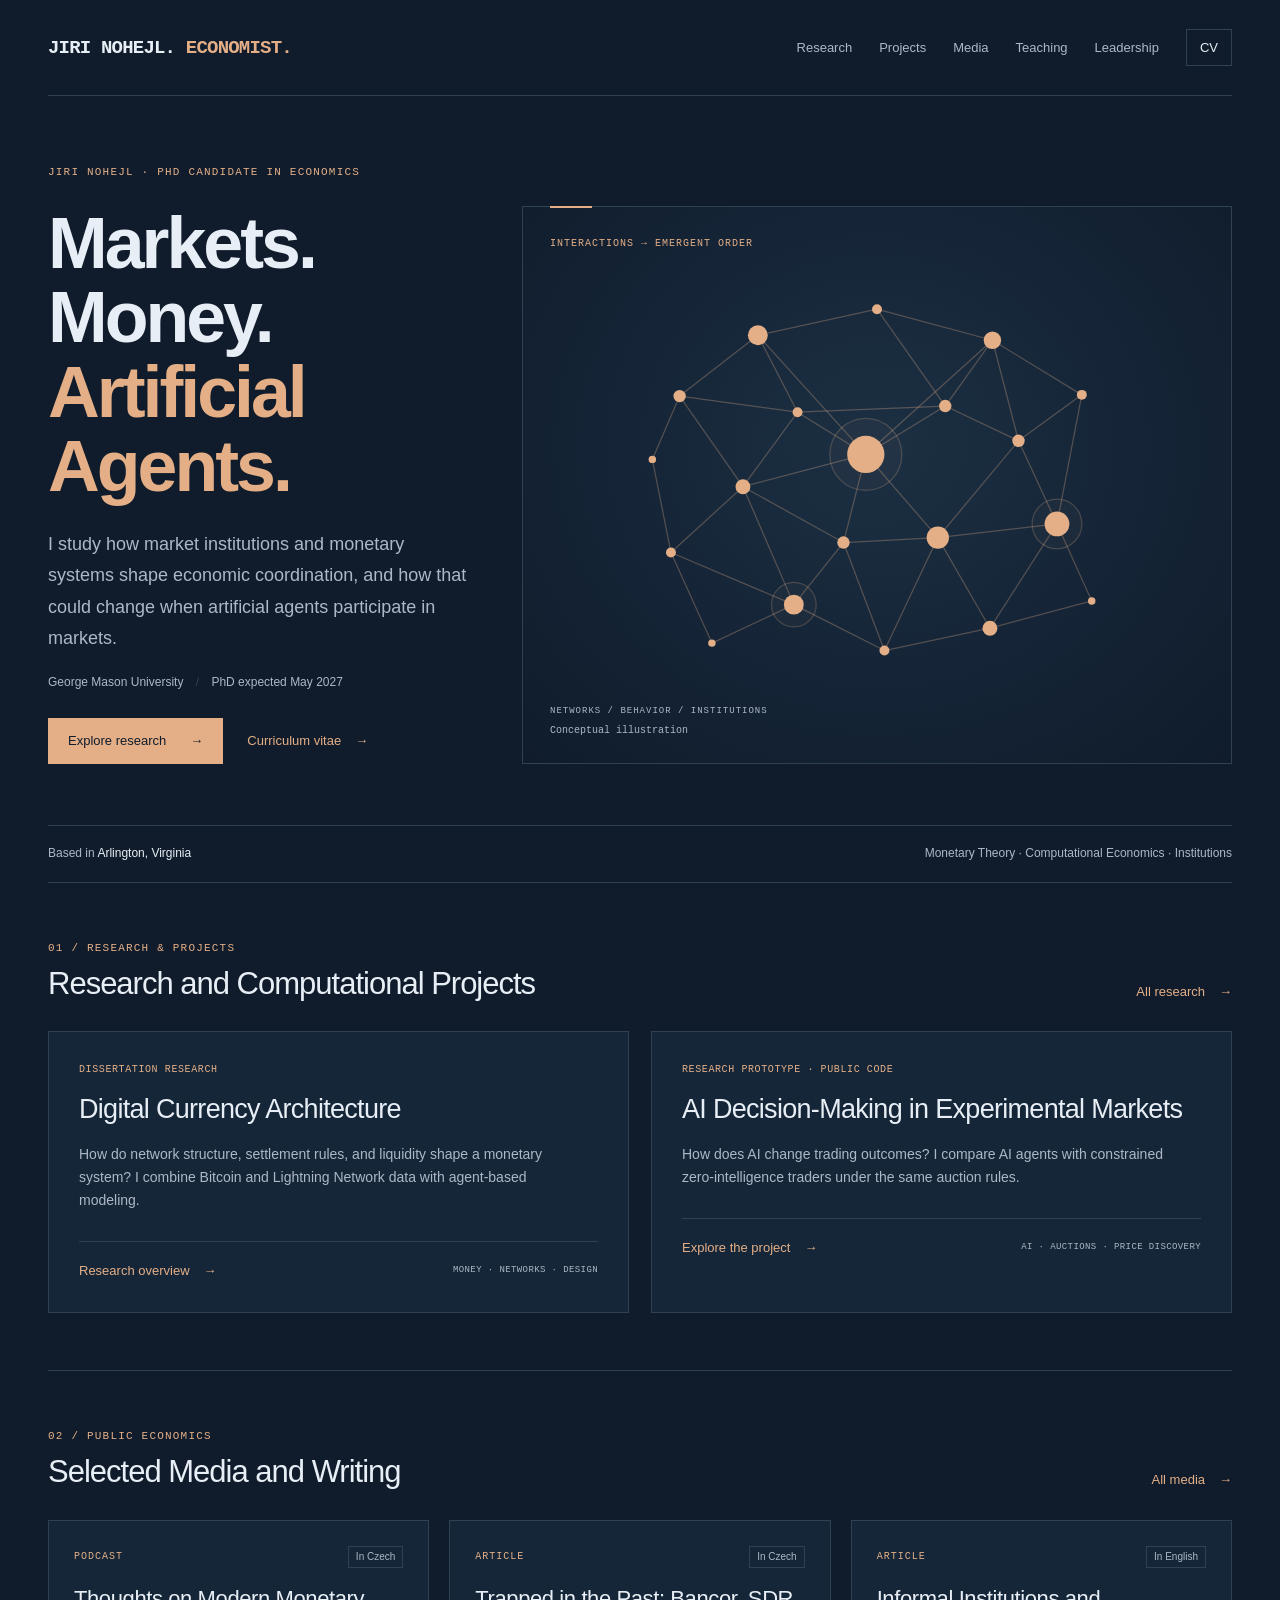
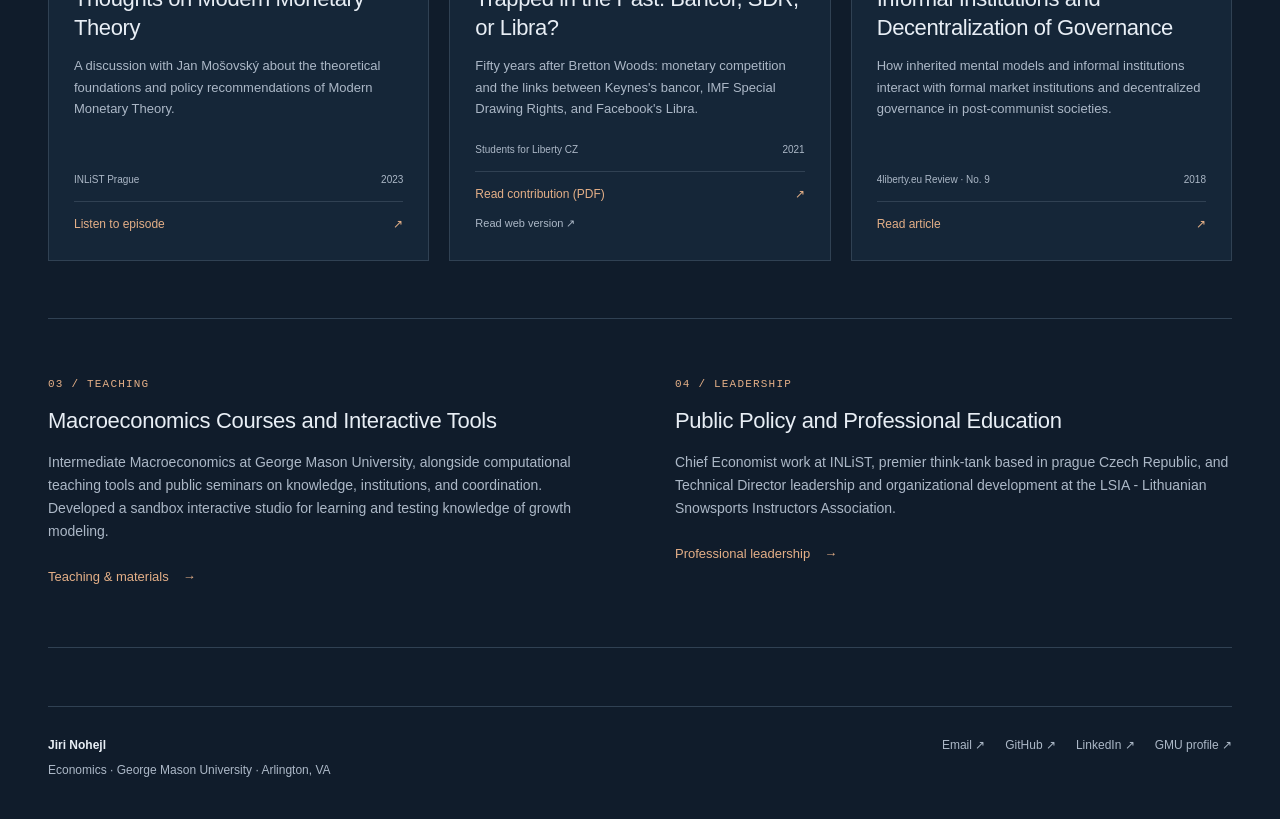
<file: index.html>
<!doctype html>
<html lang="en">

	<head>
		<meta charset="utf-8">
		<meta name="viewport" content="width=device-width,initial-scale=1">
		<meta name="color-scheme" content="dark">
		<title>Markets, Money &amp; Artificial Agents — Jiri Nohejl. Economist.</title>
		<meta name="description" content="Jiri Nohejl is a PhD candidate in economics at George Mason University studying money, market design, and artificial agents.">
		<link rel="icon" href="assets/favicon.svg?v=2" type="image/svg+xml" sizes="any">
		<link rel="stylesheet" href="assets/site.css">
		<script src="assets/site.js" defer></script>
	</head>

	<body>
		<a href="#main" class="skip-link">Skip to content</a>
		<div class="shell">

			<header class="navigation">
				<a class="brand" href="index.html" aria-label="Jiri Nohejl, Economist — home">JIRI NOHEJL. <span>ECONOMIST.</span></a>
				<button class="nav-toggle" type="button" aria-expanded="true" aria-controls="main-navigation" hidden>Menu</button>
				<nav class="nav-links" id="main-navigation" aria-label="Main navigation">
					<a href="research.html">Research</a>
					<a href="projects.html">Projects</a>
					<a href="media.html">Media</a>
					<a href="teaching.html">Teaching</a>
					<a href="leadership.html">Leadership</a>
					<a class="cv-link" href="cv.html">CV</a>
				</nav>
			</header>

			<main id="main" tabindex="-1">

				<section class="hero" aria-labelledby="home-title">
					<div class="eyebrow hero-eyebrow">
						Jiri Nohejl · PhD Candidate in Economics
					</div>
					<div class="hero-copy">
						<h1 id="home-title">Markets.<br>Money.<br><em>Artificial Agents.</em></h1>
						<p class="intro">I study how market institutions and monetary systems shape economic coordination, and how that could change when artificial agents participate in markets.</p>
						<p class="affiliation">George Mason University <span>/</span> PhD expected May 2027</p>
						<div class="actions">
							<a class="button" href="research.html">Explore research <span aria-hidden="true">→</span></a>
							<a class="text-link" href="cv.html">Curriculum vitae <span aria-hidden="true">→</span></a>
						</div>
					</div>
					<figure class="network-figure">
						<div class="small-label">
							Interactions → Emergent order
						</div>
						<svg class="hero-network" viewBox="0 0 410 340" role="img" aria-labelledby="network-title network-description">
							<title id="network-title">An interconnected network of agents</title>
							<desc id="network-description">A conceptual illustration with copper nodes of different sizes linked across a network. It represents interactions among agents and institutions, rather than an empirical dataset.</desc>
							<g class="network-edges">
								<line x1="46" y1="104" x2="109" y2="55"/>
								<line x1="46" y1="104" x2="97" y2="177"/>
								<line x1="46" y1="104" x2="24" y2="155"/>
								<line x1="46" y1="104" x2="141" y2="117"/>
								<line x1="109" y1="55" x2="205" y2="34"/>
								<line x1="109" y1="55" x2="141" y2="117"/>
								<line x1="109" y1="55" x2="196" y2="151"/>
								<line x1="196" y1="151" x2="141" y2="117"/>
								<line x1="196" y1="151" x2="97" y2="177"/>
								<line x1="196" y1="151" x2="260" y2="112"/>
								<line x1="196" y1="151" x2="254" y2="218"/>
								<line x1="196" y1="151" x2="178" y2="222"/>
								<line x1="196" y1="151" x2="298" y2="59"/>
								<line x1="298" y1="59" x2="205" y2="34"/>
								<line x1="298" y1="59" x2="370" y2="103"/>
								<line x1="298" y1="59" x2="260" y2="112"/>
								<line x1="298" y1="59" x2="319" y2="140"/>
								<line x1="350" y1="207" x2="370" y2="103"/>
								<line x1="350" y1="207" x2="319" y2="140"/>
								<line x1="350" y1="207" x2="254" y2="218"/>
								<line x1="350" y1="207" x2="296" y2="291"/>
								<line x1="350" y1="207" x2="378" y2="269"/>
								<line x1="138" y1="272" x2="39" y2="230"/>
								<line x1="138" y1="272" x2="97" y2="177"/>
								<line x1="138" y1="272" x2="178" y2="222"/>
								<line x1="138" y1="272" x2="211" y2="309"/>
								<line x1="138" y1="272" x2="72" y2="303"/>
								<line x1="39" y1="230" x2="97" y2="177"/>
								<line x1="39" y1="230" x2="24" y2="155"/>
								<line x1="39" y1="230" x2="72" y2="303"/>
								<line x1="296" y1="291" x2="254" y2="218"/>
								<line x1="296" y1="291" x2="211" y2="309"/>
								<line x1="296" y1="291" x2="378" y2="269"/>
								<line x1="205" y1="34" x2="260" y2="112"/>
								<line x1="370" y1="103" x2="319" y2="140"/>
								<line x1="97" y1="177" x2="141" y2="117"/>
								<line x1="97" y1="177" x2="178" y2="222"/>
								<line x1="254" y1="218" x2="319" y2="140"/>
								<line x1="254" y1="218" x2="211" y2="309"/>
								<line x1="254" y1="218" x2="178" y2="222"/>
								<line x1="319" y1="140" x2="260" y2="112"/>
								<line x1="211" y1="309" x2="178" y2="222"/>
								<line x1="141" y1="117" x2="260" y2="112"/>
							</g>
							<g class="network-halos">
								<circle cx="196" cy="151" r="29"/>
								<circle cx="350" cy="207" r="20"/>
								<circle cx="138" cy="272" r="18"/>
							</g>
							<g class="network-nodes">
								<circle cx="46" cy="104" r="5"/>
								<circle cx="109" cy="55" r="8"/>
								<circle cx="196" cy="151" r="15"/>
								<circle cx="298" cy="59" r="7"/>
								<circle cx="350" cy="207" r="10"/>
								<circle cx="138" cy="272" r="8"/>
								<circle cx="39" cy="230" r="4"/>
								<circle cx="296" cy="291" r="6"/>
								<circle cx="205" cy="34" r="4"/>
								<circle cx="370" cy="103" r="4"/>
								<circle cx="97" cy="177" r="6"/>
								<circle cx="254" cy="218" r="9"/>
								<circle cx="319" cy="140" r="5"/>
								<circle cx="211" cy="309" r="4"/>
								<circle cx="24" cy="155" r="3"/>
								<circle cx="72" cy="303" r="3"/>
								<circle cx="141" cy="117" r="4"/>
								<circle cx="260" cy="112" r="5"/>
								<circle cx="378" cy="269" r="3"/>
								<circle cx="178" cy="222" r="5"/>
							</g>
						</svg>
						<figcaption>
							<span>Networks / Behavior / Institutions</span>
							<span>Conceptual illustration</span>
						</figcaption>
					</figure>
				</section>
				<div class="home-band">
					<span>Based in <strong>Arlington, Virginia</strong></span>
					<span>Monetary Theory <span aria-hidden="true">·</span> Computational Economics <span aria-hidden="true">·</span> Institutions</span>
				</div>

				<section class="section" aria-labelledby="selected-title">
					<div class="section-heading">
						<div>
							<div class="section-number">
								01 / Research
								&
								projects
							</div>
							<h2><span id="selected-title">Research and Computational Projects</span></h2>
						</div>
						<a class="text-link" href="research.html">All research <span aria-hidden="true">→</span></a>
					</div>
					<div class="feature-grid">
						<article class="feature">
							<div class="status">
								Dissertation research
							</div>
							<h3>Digital Currency Architecture</h3>
							<p>How do network structure, settlement rules, and liquidity shape a monetary system? I combine Bitcoin and Lightning Network data with agent-based modeling.</p>
							<div class="feature-footer">
								<a class="text-link" href="research.html#monetary-systems">Research overview <span aria-hidden="true">→</span></a>
								<span class="meta">Money · Networks · Design</span>
							</div>
						</article>
						<article class="feature">
							<div class="status">
								Research prototype · Public code
							</div>
							<h3>AI Decision-Making in Experimental Markets</h3>
							<p>How does AI change trading outcomes? I compare AI agents with constrained zero-intelligence traders under the same auction rules.</p>
							<div class="feature-footer">
								<a class="text-link" href="projects.html#ai-markets">Explore the project <span aria-hidden="true">→</span></a>
								<span class="meta">AI · Auctions · Price discovery</span>
							</div>
						</article>
					</div>
				</section>

				<section class="section" aria-labelledby="public-title">
					<div class="section-heading">
						<div>
							<div class="section-number">
								02 / Public economics
							</div>
							<h2><span id="public-title">Selected Media and Writing</span></h2>
						</div>
						<a class="text-link" href="media.html">All media <span aria-hidden="true">→</span></a>
					</div>
					<div class="media-grid">
						<article class="media-card" data-category="Podcasts" data-search="Thoughts on Modern Monetary Theory #59 Moderní měnová teorie – Jiří Nohejl A discussion with Jan Mošovský about the theoretical foundations and policy recommendations of Modern Monetary Theory. 2023-03-03 podcast  INLiST Prague">
							<div class="card-top">
								<span class="category">Podcast</span>
								<span class="language">In Czech</span>
							</div>
							<h3><a href="https://inlist.cz/59-moderni-menova-teorie-jiri-nohejl/" target="_blank" rel="noopener noreferrer">Thoughts on Modern Monetary Theory</a></h3>
							<p>A discussion with Jan Mošovský about the theoretical foundations and policy recommendations of Modern Monetary Theory.</p>
							<div class="card-bottom">
								<div class="source">
									<a href="https://inlist.cz/59-moderni-menova-teorie-jiri-nohejl/" target="_blank" rel="noopener noreferrer">INLiST Prague</a>
									<time datetime="2023-03-03">2023</time>
								</div>
								<a class="card-action" href="https://inlist.cz/59-moderni-menova-teorie-jiri-nohejl/" target="_blank" rel="noopener noreferrer">Listen to episode <span aria-hidden="true">↗</span></a>
							</div>
						</article>
						<article class="media-card" data-category="Articles" data-search="Trapped in the Past: Bancor, SDR, or Libra? V zajetí minulosti – Bancor, SDR nebo Libra? Fifty years after Bretton Woods: monetary competition and the links between Keynes&#x27;s bancor, IMF Special Drawing Rights, and Facebook&#x27;s Libra. 2021-08-15 book contribution  Students for Liberty CZ">
							<div class="card-top">
								<span class="category">Article</span>
								<span class="language">In Czech</span>
							</div>
							<h3><a href="https://studentsforlibertycz.cz/files/50_let_od_padu_Bretton_Woodskeho_systemu.pdf#page=37" target="_blank" rel="noopener noreferrer">Trapped in the Past: Bancor, SDR, or Libra?</a></h3>
							<p>Fifty years after Bretton Woods: monetary competition and the links between Keynes&#x27;s bancor, IMF Special Drawing Rights, and Facebook&#x27;s Libra.</p>
							<div class="card-bottom">
								<div class="source">
									<a href="https://studentsforlibertycz.cz/50-let-od-padu-bretton-woodskeho-systemu-2/" target="_blank" rel="noopener noreferrer">Students for Liberty CZ</a>
									<time datetime="2021-08-15">2021</time>
								</div>
								<a class="card-action" href="https://studentsforlibertycz.cz/files/50_let_od_padu_Bretton_Woodskeho_systemu.pdf#page=37" target="_blank" rel="noopener noreferrer">Read contribution (PDF) <span aria-hidden="true">↗</span></a>
								<a class="edition-link" href="https://inlist.cz/kolaps-brettonwoodskeho-systemu-a-budoucnost-decentralizace-penez/" target="_blank" rel="noopener noreferrer">Read web version <span aria-hidden="true">↗</span></a>
							</div>
						</article>
						<article class="media-card" data-category="Articles" data-search="Informal Institutions and Decentralization of Governance  How inherited mental models and informal institutions interact with formal market institutions and decentralized governance in post-communist societies. 2018-11-06 review article  4liberty.eu Review · No. 9">
							<div class="card-top">
								<span class="category">Article</span>
								<span class="language">In English</span>
							</div>
							<h3><a href="https://4liberty.eu/review-9-informal-institutions-and-decentralization-of-governance/" target="_blank" rel="noopener noreferrer">Informal Institutions and Decentralization of Governance</a></h3>
							<p>How inherited mental models and informal institutions interact with formal market institutions and decentralized governance in post-communist societies.</p>
							<div class="card-bottom">
								<div class="source">
									<a href="https://4liberty.eu/review-9-informal-institutions-and-decentralization-of-governance/" target="_blank" rel="noopener noreferrer">4liberty.eu Review · No. 9</a>
									<time datetime="2018-11-06">2018</time>
								</div>
								<a class="card-action" href="https://4liberty.eu/review-9-informal-institutions-and-decentralization-of-governance/" target="_blank" rel="noopener noreferrer">Read article <span aria-hidden="true">↗</span></a>
							</div>
						</article>
					</div>
				</section>

				<section class="section">
					<div class="support-grid">
						<div>
							<div class="section-number">
								03 / Teaching
							</div>
							<h3>Macroeconomics Courses and Interactive Tools</h3>
							<p>Intermediate Macroeconomics at George Mason University, alongside computational teaching tools and public seminars on knowledge, institutions, and coordination. Developed a sandbox interactive studio for learning and testing knowledge of growth modeling.</p>
							<a class="text-link" href="teaching.html">Teaching &amp; materials <span aria-hidden="true">→</span></a>
						</div>
						<div>
							<div class="section-number">
								04 / Leadership
							</div>
							<h3>Public Policy and Professional Education</h3>
							<p>Chief Economist work at INLiST, premier think-tank based in prague Czech Republic, and Technical Director leadership and organizational development at the LSIA - Lithuanian Snowsports Instructors Association.</p>
							<a class="text-link" href="leadership.html">Professional leadership <span aria-hidden="true">→</span></a>
						</div>
					</div>
				</section>
			</main>

			<footer class="footer">
				<div>
					<p class="footer-name">Jiri Nohejl</p>
					<p>Economics · George Mason University · Arlington, VA</p>
				</div>
				<nav class="footer-links" aria-label="Contact and profiles">
					<a href="mailto:jnohejl@gmu.edu">Email ↗</a>
					<a href="https://github.com/JiriNohejl" target="_blank" rel="noopener noreferrer">GitHub ↗</a>
					<a href="https://www.linkedin.com/in/jirinohejl/" target="_blank" rel="noopener noreferrer">LinkedIn ↗</a>
					<a href="https://economics.gmu.edu/people/jnohejl" target="_blank" rel="noopener noreferrer">GMU profile ↗</a>
				</nav>
			</footer>
		</div>
	</body>
</html>
</file>
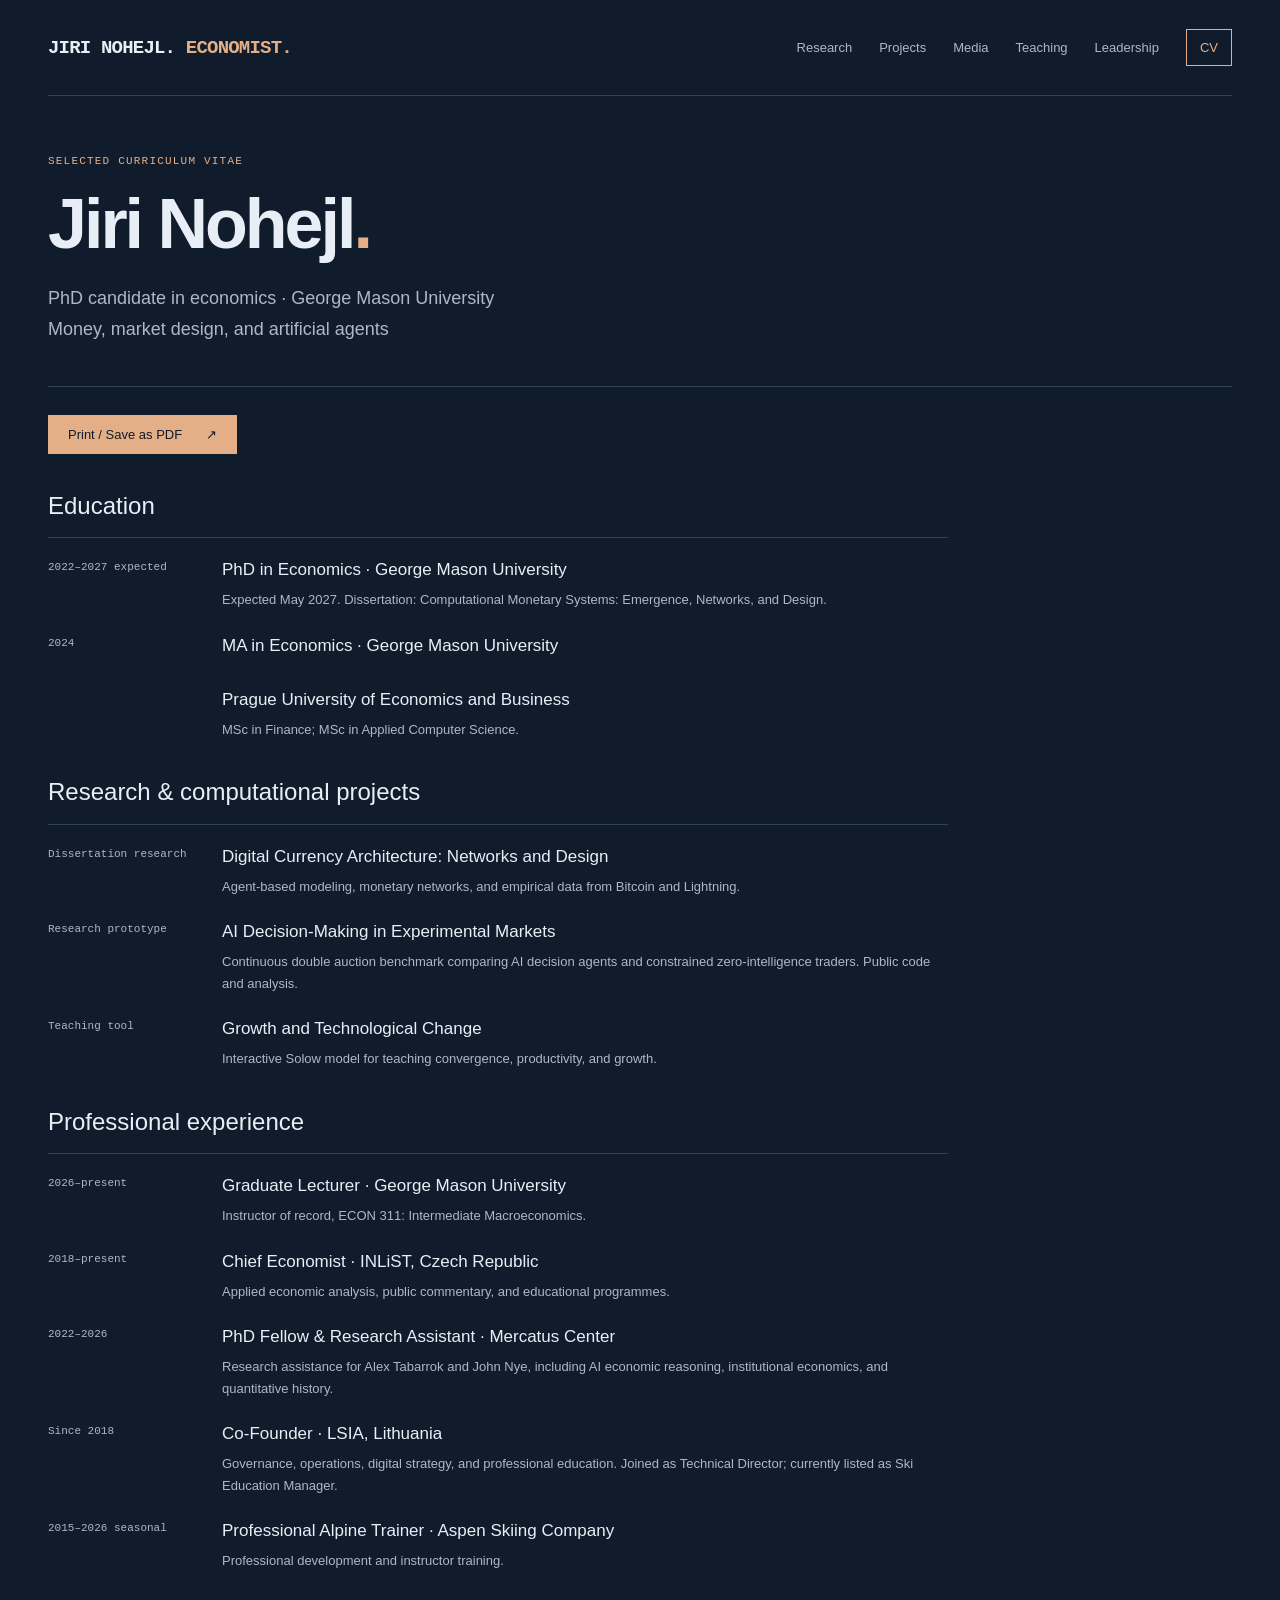
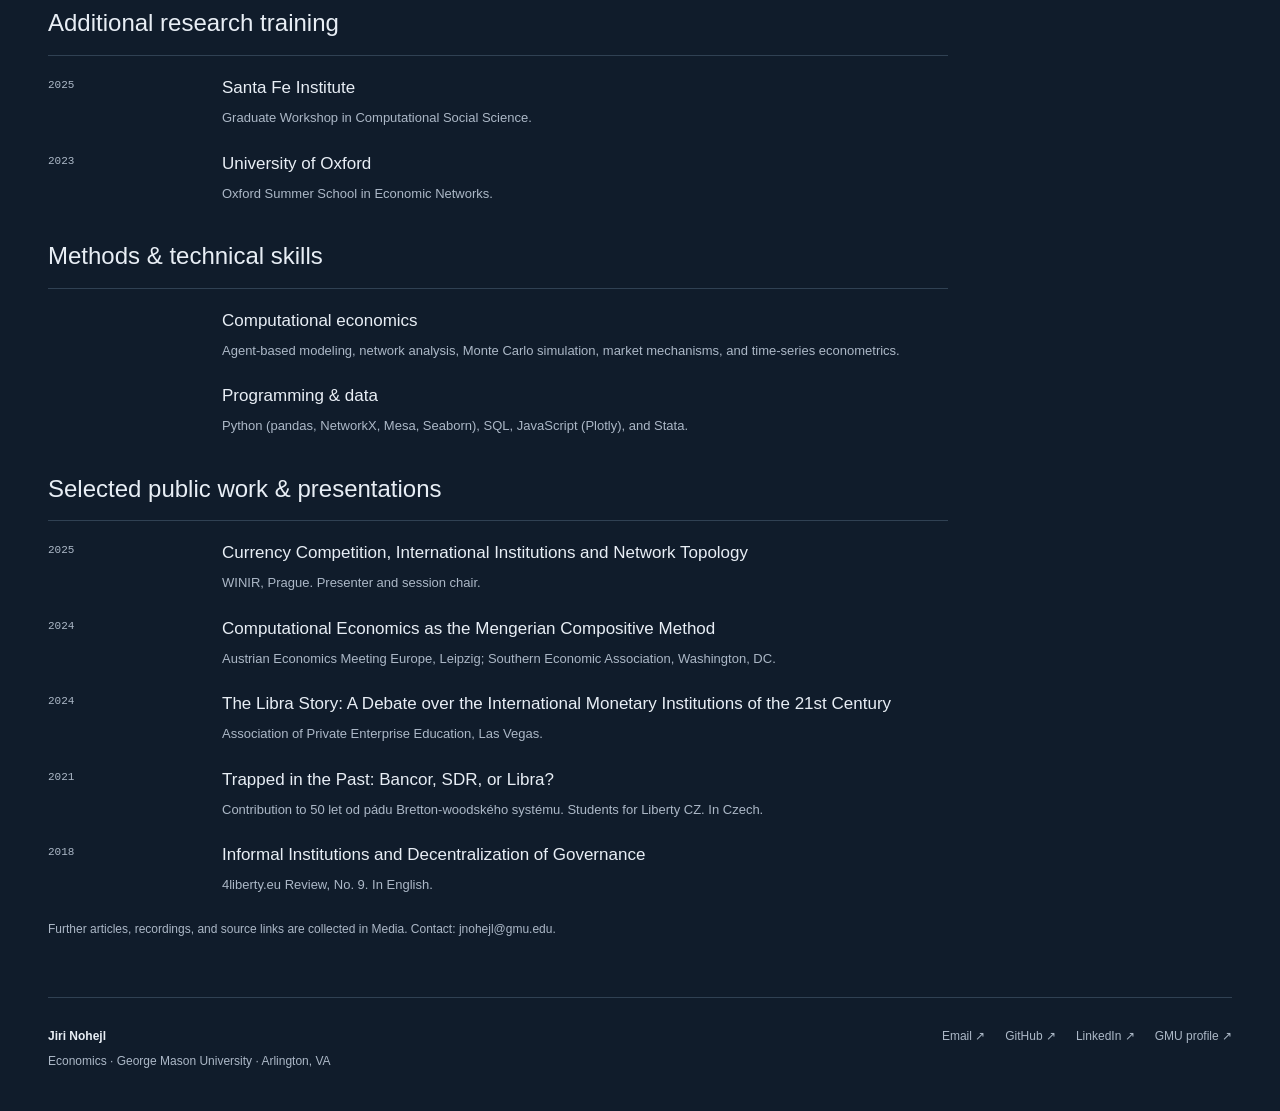
<file: cv.html>
<!doctype html>
<html lang="en">

	<head>
		<meta charset="utf-8">
		<meta name="viewport" content="width=device-width,initial-scale=1">
		<meta name="color-scheme" content="dark">
		<title>Curriculum vitae — Jiri Nohejl, Economist</title>
		<meta name="description" content="Selected public curriculum vitae for Jiri Nohejl, PhD candidate in economics at George Mason University.">
		<link rel="icon" href="assets/favicon.svg?v=2" type="image/svg+xml" sizes="any">
		<link rel="stylesheet" href="assets/site.css">
		<script src="assets/site.js" defer></script>
	</head>

	<body>
		<a href="#main" class="skip-link">Skip to content</a>
		<div class="shell">

			<header class="navigation">
				<a class="brand" href="index.html" aria-label="Jiri Nohejl, Economist — home">JIRI NOHEJL. <span>ECONOMIST.</span></a>
				<button class="nav-toggle" type="button" aria-expanded="true" aria-controls="main-navigation" hidden>Menu</button>
				<nav class="nav-links" id="main-navigation" aria-label="Main navigation">
					<a href="research.html">Research</a>
					<a href="projects.html">Projects</a>
					<a href="media.html">Media</a>
					<a href="teaching.html">Teaching</a>
					<a href="leadership.html">Leadership</a>
					<a class="cv-link" href="cv.html" aria-current="page">CV</a>
				</nav>
			</header>

			<main id="main" tabindex="-1">

				<header class="page-head">
					<div class="eyebrow">
						Selected curriculum vitae
					</div>
					<h1>Jiri Nohejl<span>.</span></h1>
					<p class="intro">PhD candidate in economics · George Mason University<br>Money, market design, and artificial agents</p>
				</header>
				<div class="cv-actions">
					<button class="button" type="button" id="print-cv">Print / Save as PDF <span aria-hidden="true">↗</span></button>
				</div>
				<div class="cv-layout">
					<h2>Education</h2>
					<div class="cv-entry">
						<div class="date">
							2022–2027 expected
						</div>
						<div>
							<h3>PhD in Economics · George Mason University</h3>
							<p>Expected May 2027. Dissertation: Computational Monetary Systems: Emergence, Networks, and Design.</p>
						</div>
					</div>
					<div class="cv-entry">
						<div class="date">
							2024
						</div>
						<div>
							<h3>MA in Economics · George Mason University</h3>
							<p></p>
						</div>
					</div>
					<div class="cv-entry">
						<div class="date">
						</div>
						<div>
							<h3>Prague University of Economics and Business</h3>
							<p>MSc in Finance; MSc in Applied Computer Science.</p>
						</div>
					</div>
					<h2>Research & computational projects</h2>
					<div class="cv-entry">
						<div class="date">
							Dissertation research
						</div>
						<div>
							<h3><a href="research.html#monetary-systems">Digital Currency Architecture: Networks and Design</a></h3>
							<p>Agent-based modeling, monetary networks, and empirical data from Bitcoin and Lightning.</p>
						</div>
					</div>
					<div class="cv-entry">
						<div class="date">
							Research prototype
						</div>
						<div>
							<h3><a href="projects.html#ai-markets">AI Decision-Making in Experimental Markets</a></h3>
							<p>Continuous double auction benchmark comparing AI decision agents and constrained zero-intelligence traders. Public code and analysis.</p>
						</div>
					</div>
					<div class="cv-entry">
						<div class="date">
							Teaching tool
						</div>
						<div>
							<h3><a href="projects.html#growth">Growth and Technological Change</a></h3>
							<p>Interactive Solow model for teaching convergence, productivity, and growth.</p>
						</div>
					</div>
					<h2>Professional experience</h2>
					<div class="cv-entry">
						<div class="date">
							2026–present
						</div>
						<div>
							<h3>Graduate Lecturer · George Mason University</h3>
							<p>Instructor of record, ECON 311: Intermediate Macroeconomics.</p>
						</div>
					</div>
					<div class="cv-entry">
						<div class="date">
							2018–present
						</div>
						<div>
							<h3>Chief Economist · INLiST, Czech Republic</h3>
							<p>Applied economic analysis, public commentary, and educational programmes.</p>
						</div>
					</div>
					<div class="cv-entry">
						<div class="date">
							2022–2026
						</div>
						<div>
							<h3>PhD Fellow & Research Assistant · Mercatus Center</h3>
							<p>Research assistance for Alex Tabarrok and John Nye, including AI economic reasoning, institutional economics, and quantitative history.</p>
						</div>
					</div>
					<div class="cv-entry">
						<div class="date">
							Since 2018
						</div>
						<div>
							<h3>Co-Founder · LSIA, Lithuania</h3>
							<p>Governance, operations, digital strategy, and professional education. Joined as Technical Director; currently listed as Ski Education Manager.</p>
						</div>
					</div>
					<div class="cv-entry">
						<div class="date">
							2015–2026 seasonal
						</div>
						<div>
							<h3>Professional Alpine Trainer · Aspen Skiing Company</h3>
							<p>Professional development and instructor training.</p>
						</div>
					</div>
					<h2>Additional research training</h2>
					<div class="cv-entry">
						<div class="date">
							2025
						</div>
						<div>
							<h3>Santa Fe Institute</h3>
							<p>Graduate Workshop in Computational Social Science.</p>
						</div>
					</div>
					<div class="cv-entry">
						<div class="date">
							2023
						</div>
						<div>
							<h3>University of Oxford</h3>
							<p>Oxford Summer School in Economic Networks.</p>
						</div>
					</div>
					<h2>Methods & technical skills</h2>
					<div class="cv-entry">
						<div class="date">
						</div>
						<div>
							<h3>Computational economics</h3>
							<p>Agent-based modeling, network analysis, Monte Carlo simulation, market mechanisms, and time-series econometrics.</p>
						</div>
					</div>
					<div class="cv-entry">
						<div class="date">
						</div>
						<div>
							<h3>Programming & data</h3>
							<p>Python (pandas, NetworkX, Mesa, Seaborn), SQL, JavaScript (Plotly), and Stata.</p>
						</div>
					</div>
					<h2>Selected public work & presentations</h2>
					<div class="cv-entry">
						<div class="date">
							2025
						</div>
						<div>
							<h3>Currency Competition, International Institutions and Network Topology</h3>
							<p>WINIR, Prague. Presenter and session chair.</p>
						</div>
					</div>
					<div class="cv-entry">
						<div class="date">
							2024
						</div>
						<div>
							<h3>Computational Economics as the Mengerian Compositive Method</h3>
							<p>Austrian Economics Meeting Europe, Leipzig; Southern Economic Association, Washington, DC.</p>
						</div>
					</div>
					<div class="cv-entry">
						<div class="date">
							2024
						</div>
						<div>
							<h3>The Libra Story: A Debate over the International Monetary Institutions of the 21st Century</h3>
							<p>Association of Private Enterprise Education, Las Vegas.</p>
						</div>
					</div>
					<div class="cv-entry">
						<div class="date">
							2021
						</div>
						<div>
							<h3>Trapped in the Past: Bancor, SDR, or Libra?</h3>
							<p>Contribution to 50 let od pádu Bretton-woodského systému. Students for Liberty CZ. In Czech.</p>
						</div>
					</div>
					<div class="cv-entry">
						<div class="date">
							2018
						</div>
						<div>
							<h3>Informal Institutions and Decentralization of Governance</h3>
							<p>4liberty.eu Review, No. 9. In English.</p>
						</div>
					</div>
					<p class="subtle-note">Further articles, recordings, and source links are collected in <a href="media.html">Media</a>. Contact: <a href="mailto:jnohejl@gmu.edu">jnohejl@gmu.edu</a>.</p>
				</div>
			</main>

			<footer class="footer">
				<div>
					<p class="footer-name">Jiri Nohejl</p>
					<p>Economics · George Mason University · Arlington, VA</p>
				</div>
				<nav class="footer-links" aria-label="Contact and profiles">
					<a href="mailto:jnohejl@gmu.edu">Email ↗</a>
					<a href="https://github.com/JiriNohejl" target="_blank" rel="noopener noreferrer">GitHub ↗</a>
					<a href="https://www.linkedin.com/in/jirinohejl/" target="_blank" rel="noopener noreferrer">LinkedIn ↗</a>
					<a href="https://economics.gmu.edu/people/jnohejl" target="_blank" rel="noopener noreferrer">GMU profile ↗</a>
				</nav>
			</footer>
		</div>
	</body>
</html>
</file>
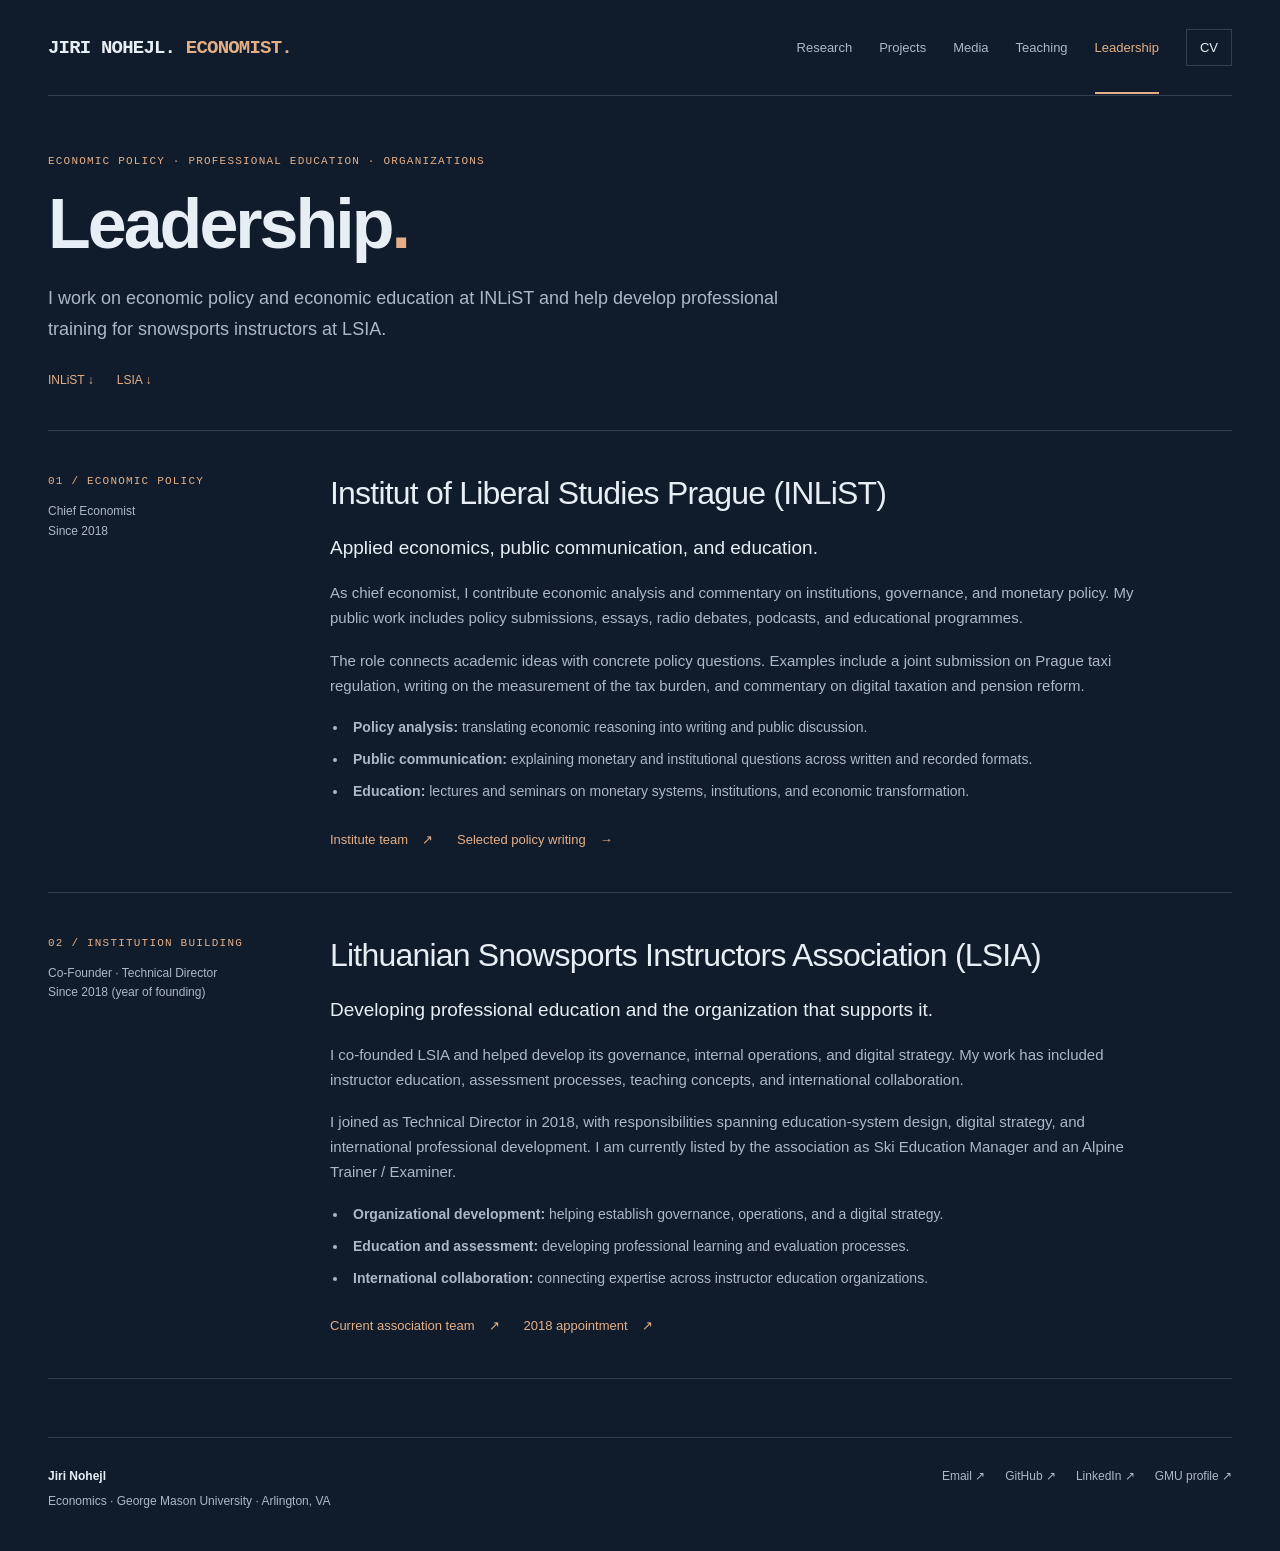
<file: leadership.html>
<!doctype html>
<html lang="en">

	<head>
		<meta charset="utf-8">
		<meta name="viewport" content="width=device-width,initial-scale=1">
		<meta name="color-scheme" content="dark">
		<title>Leadership — Jiri Nohejl, Economist</title>
		<meta name="description" content="Jiri Nohejl’s policy institute work as chief economist and organizational and professional education work with LSIA.">
		<link rel="icon" href="assets/favicon.svg?v=2" type="image/svg+xml" sizes="any">
		<link rel="stylesheet" href="assets/site.css">
		<script src="assets/site.js" defer></script>
	</head>

	<body>
		<a href="#main" class="skip-link">Skip to content</a>
		<div class="shell">

			<header class="navigation">
				<a class="brand" href="index.html" aria-label="Jiri Nohejl, Economist — home">JIRI NOHEJL. <span>ECONOMIST.</span></a>
				<button class="nav-toggle" type="button" aria-expanded="true" aria-controls="main-navigation" hidden>Menu</button>
				<nav class="nav-links" id="main-navigation" aria-label="Main navigation">
					<a href="research.html">Research</a>
					<a href="projects.html">Projects</a>
					<a href="media.html">Media</a>
					<a href="teaching.html">Teaching</a>
					<a href="leadership.html" aria-current="page">Leadership</a>
					<a class="cv-link" href="cv.html">CV</a>
				</nav>
			</header>

			<main id="main" tabindex="-1">

				<header class="page-head">
					<div class="eyebrow">
						Economic policy · Professional education · Organizations
					</div>
					<h1>Leadership<span>.</span></h1>
					<p class="intro">I work on economic policy and economic education at INLiST and help develop professional training for snowsports instructors at LSIA.</p>
					<nav class="page-jumps" aria-label="On this page">
						<a href="#inlist">INLiST ↓</a>
						<a href="#lsia">LSIA ↓</a>
					</nav>
				</header>

				<section class="editorial-row" id="inlist">
					<div class="row-meta">
						<span class="small-label">01 / Economic policy</span>
						<p>Chief Economist<br>Since 2018</p>
					</div>
					<div class="row-body">
						<h2>Institut of Liberal Studies Prague (INLiST)</h2>
						<p class="lede">Applied economics, public communication, and education.</p>
						<p>As chief economist, I contribute economic analysis and commentary on institutions, governance, and monetary policy. My public work includes policy submissions, essays, radio debates, podcasts, and educational programmes.</p>
						<p>The role connects academic ideas with concrete policy questions. Examples include a joint submission on Prague taxi regulation, writing on the measurement of the tax burden, and commentary on digital taxation and pension reform.</p>
						<ul>
							<li><strong>Policy analysis:</strong> translating economic reasoning into writing and public discussion.</li>
							<li><strong>Public communication:</strong> explaining monetary and institutional questions across written and recorded formats.</li>
							<li><strong>Education:</strong> lectures and seminars on monetary systems, institutions, and economic transformation.</li>
						</ul>
						<div class="actions">
							<a class="text-link" href="https://inlist.cz/o-institutu/" target="_blank" rel="noopener noreferrer">Institute team <span aria-hidden="true">↗</span></a>
							<a class="text-link" href="media.html">Selected policy writing <span aria-hidden="true">→</span></a>
						</div>
					</div>
				</section>

				<section class="editorial-row" id="lsia">
					<div class="row-meta">
						<span class="small-label">02 / Institution building</span>
						<p>Co-Founder · Technical Director<br>Since 2018 (year of founding)</p>
					</div>
					<div class="row-body">
						<h2>Lithuanian Snowsports Instructors Association (LSIA)</h2>
						<p class="lede">Developing professional education and the organization that supports it.</p>
						<p>I co-founded LSIA and helped develop its governance, internal operations, and digital strategy. My work has included instructor education, assessment processes, teaching concepts, and international collaboration.</p>
						<p>I joined as Technical Director in 2018, with responsibilities spanning education-system design, digital strategy, and international professional development. I am currently listed by the association as Ski Education Manager and an Alpine Trainer / Examiner.</p>
						<ul>
							<li><strong>Organizational development:</strong> helping establish governance, operations, and a digital strategy.</li>
							<li><strong>Education and assessment:</strong> developing professional learning and evaluation processes.</li>
							<li><strong>International collaboration:</strong> connecting expertise across instructor education organizations.</li>
						</ul>
						<div class="actions">
							<a class="text-link" href="https://snowpros.lt/team/" target="_blank" rel="noopener noreferrer">Current association team <span aria-hidden="true">↗</span></a>
							<a class="text-link" href="https://snowpros.lt/jiri-nohejl-named-lsia-technical-director/" target="_blank" rel="noopener noreferrer">2018 appointment <span aria-hidden="true">↗</span></a>
						</div>
					</div>
				</section>
			</main>

			<footer class="footer">
				<div>
					<p class="footer-name">Jiri Nohejl</p>
					<p>Economics · George Mason University · Arlington, VA</p>
				</div>
				<nav class="footer-links" aria-label="Contact and profiles">
					<a href="mailto:jnohejl@gmu.edu">Email ↗</a>
					<a href="https://github.com/JiriNohejl" target="_blank" rel="noopener noreferrer">GitHub ↗</a>
					<a href="https://www.linkedin.com/in/jirinohejl/" target="_blank" rel="noopener noreferrer">LinkedIn ↗</a>
					<a href="https://economics.gmu.edu/people/jnohejl" target="_blank" rel="noopener noreferrer">GMU profile ↗</a>
				</nav>
			</footer>
		</div>
	</body>
</html>
</file>
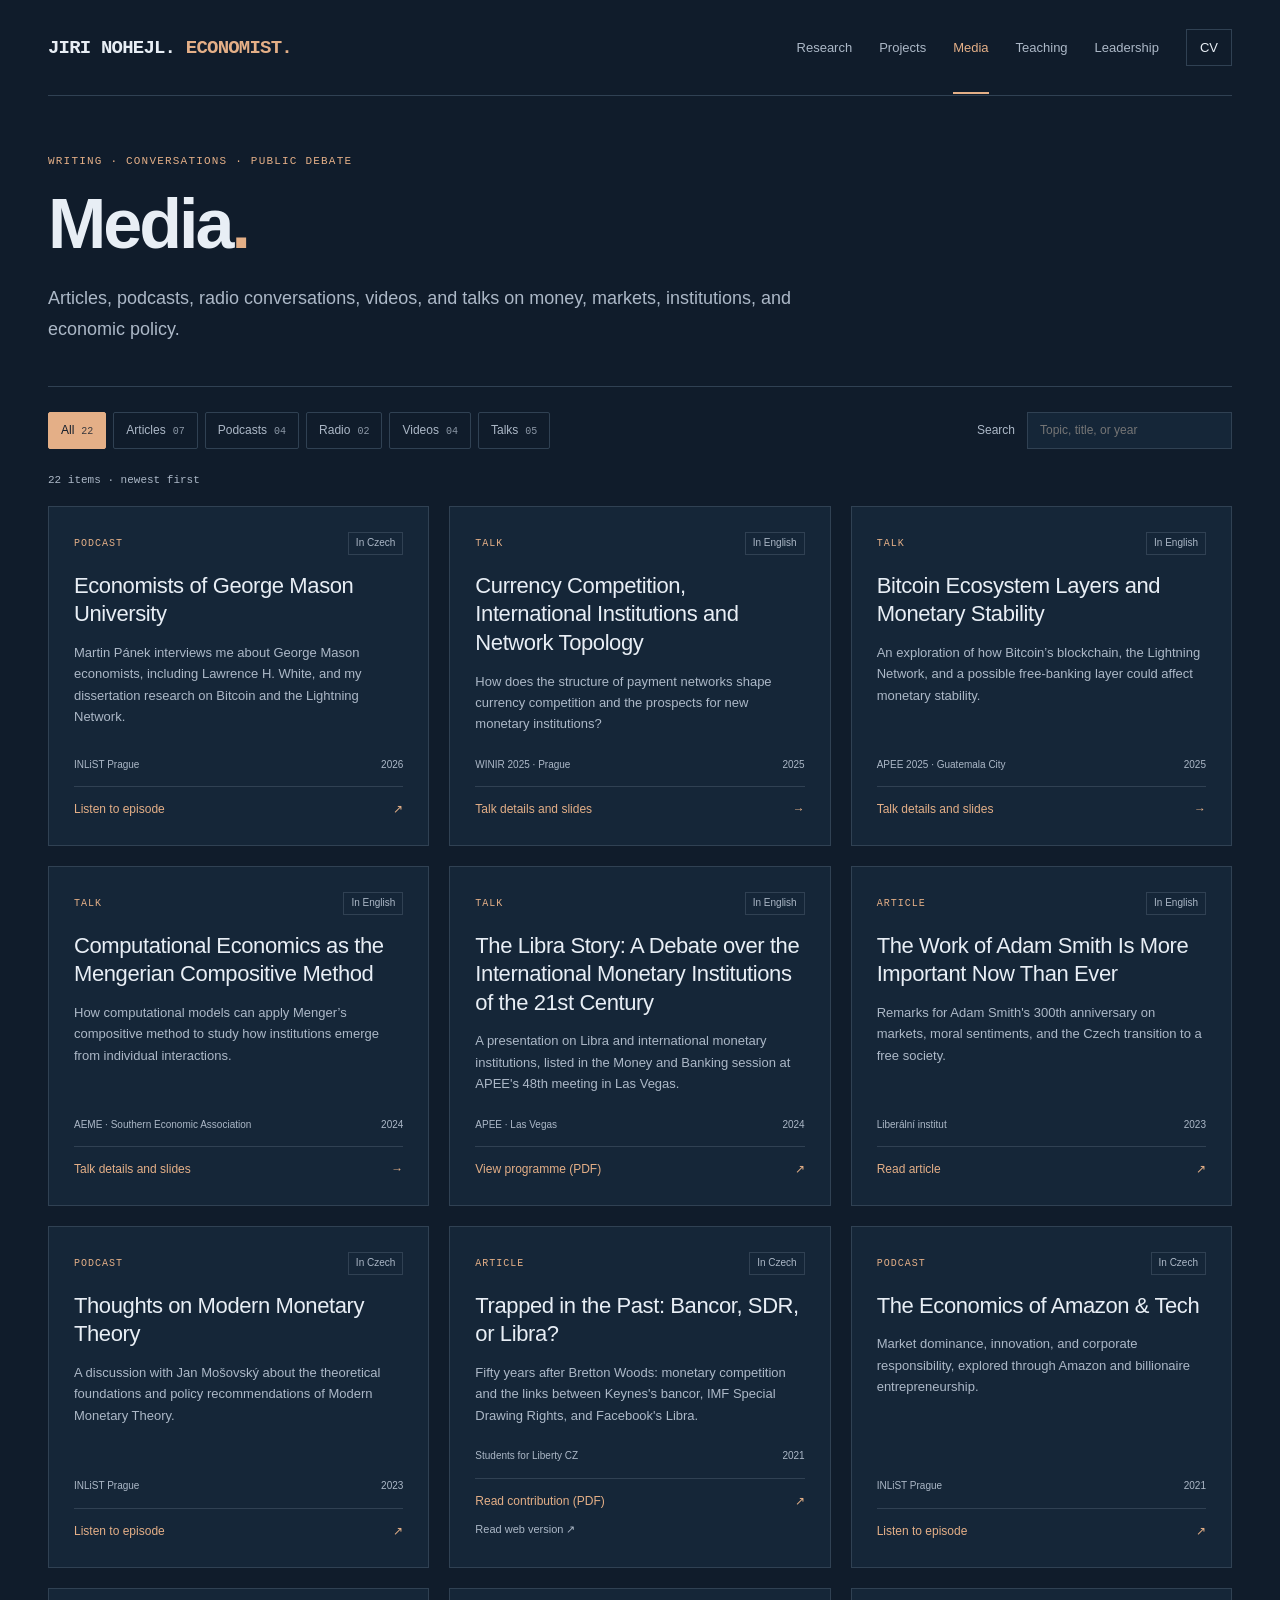
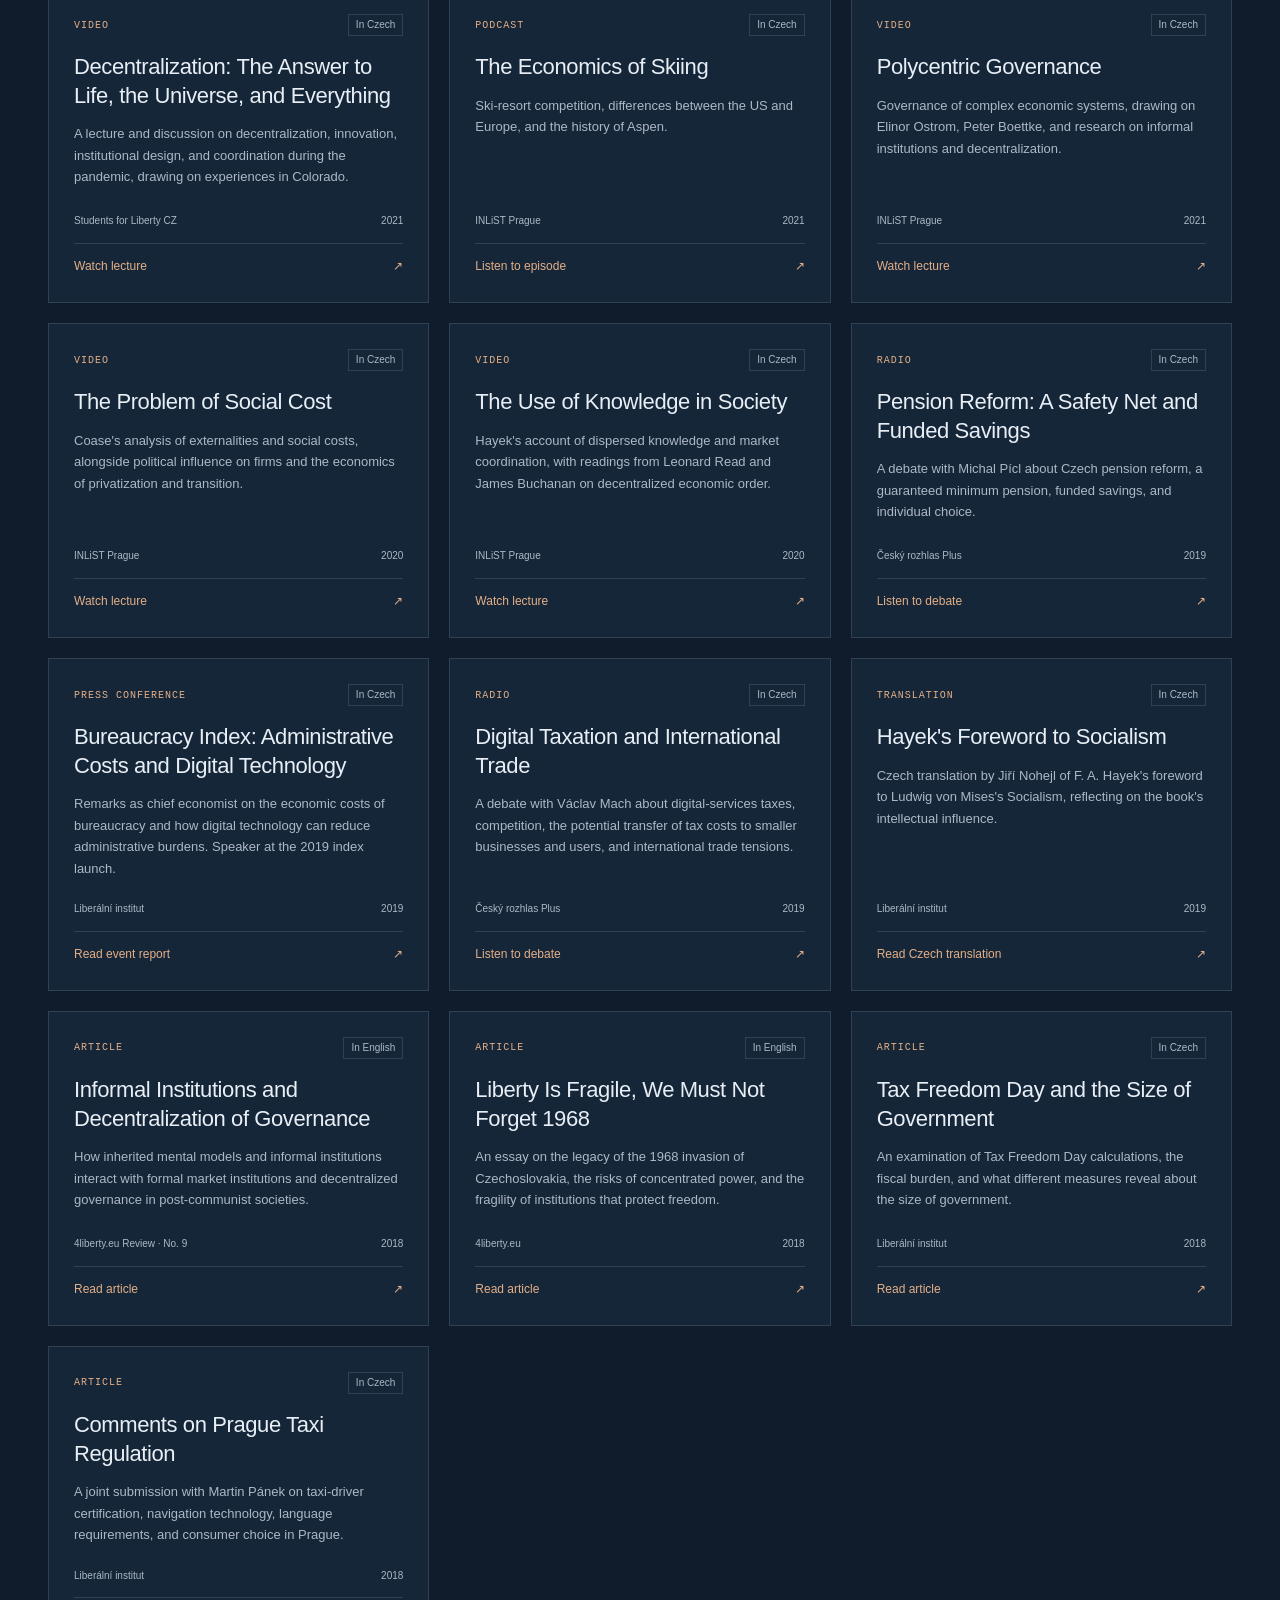
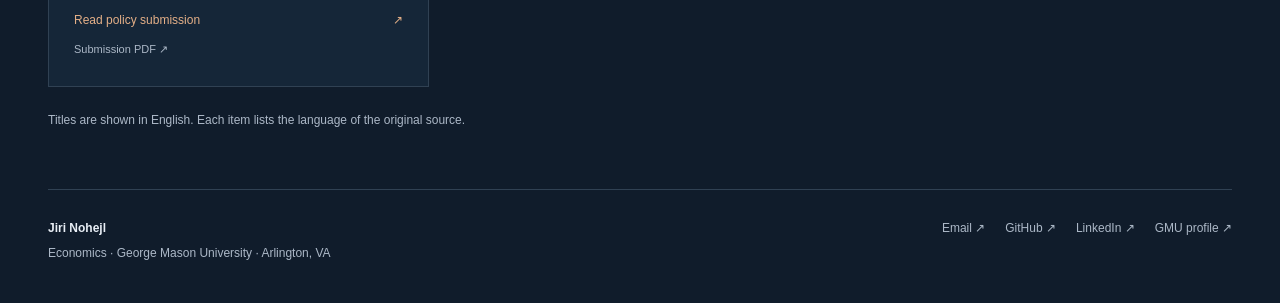
<file: media.html>
<!doctype html>
<html lang="en">

	<head>
		<meta charset="utf-8">
		<meta name="viewport" content="width=device-width,initial-scale=1">
		<meta name="color-scheme" content="dark">
		<title>Media — Jiri Nohejl, Economist</title>
		<meta name="description" content="Articles, podcasts, Czech Radio debates, recorded lectures, and conference presentations by economist Jiri Nohejl.">
		<link rel="icon" href="assets/favicon.svg?v=2" type="image/svg+xml" sizes="any">
		<link rel="stylesheet" href="assets/site.css">
		<script src="assets/site.js" defer></script>
	</head>

	<body>
		<a href="#main" class="skip-link">Skip to content</a>
		<div class="shell">

			<header class="navigation">
				<a class="brand" href="index.html" aria-label="Jiri Nohejl, Economist — home">JIRI NOHEJL. <span>ECONOMIST.</span></a>
				<button class="nav-toggle" type="button" aria-expanded="true" aria-controls="main-navigation" hidden>Menu</button>
				<nav class="nav-links" id="main-navigation" aria-label="Main navigation">
					<a href="research.html">Research</a>
					<a href="projects.html">Projects</a>
					<a href="media.html" aria-current="page">Media</a>
					<a href="teaching.html">Teaching</a>
					<a href="leadership.html">Leadership</a>
					<a class="cv-link" href="cv.html">CV</a>
				</nav>
			</header>

			<main id="main" tabindex="-1">

				<header class="page-head">
					<div class="eyebrow">
						Writing · Conversations · Public debate
					</div>
					<h1>Media<span>.</span></h1>
					<p class="intro">Articles, podcasts, radio conversations, videos, and talks on money, markets, institutions, and economic policy.</p>
				</header>
				<div class="toolbar" id="media-tools" hidden>
					<div class="filters" role="group" aria-label="Filter media by format">
						<button type="button" class="filter" data-filter="All" aria-pressed="true">All<span>22</span></button>
						<button type="button" class="filter" data-filter="Articles" aria-pressed="false">Articles<span>07</span></button>
						<button type="button" class="filter" data-filter="Podcasts" aria-pressed="false">Podcasts<span>04</span></button>
						<button type="button" class="filter" data-filter="Radio" aria-pressed="false">Radio<span>02</span></button>
						<button type="button" class="filter" data-filter="Videos" aria-pressed="false">Videos<span>04</span></button>
						<button type="button" class="filter" data-filter="Talks" aria-pressed="false">Talks<span>05</span></button>
					</div>
					<div class="search">
						<label for="media-search">
							Search
						</label>
						<input type="search" id="media-search" placeholder="Topic, title, or year" autocomplete="off">
					</div>
				</div>
				<div id="media-results" class="results" role="status" aria-live="polite">
					22 items · newest first
				</div>

				<section class="media-grid" aria-label="Media collection">
					<article class="media-card" data-category="Podcasts" data-search="Economists of George Mason University #100 Ekonomové z George Mason University – Jiří Nohejl Martin Pánek interviews me about George Mason economists, including Lawrence H. White, and my dissertation research on Bitcoin and the Lightning Network. 2026-10-14 podcast  INLiST Prague">
						<div class="card-top">
							<span class="category">Podcast</span>
							<span class="language">In Czech</span>
						</div>
						<h2><a href="https://inlist.cz/100-ekonomove-z-george-mason-university-jiri-nohejl/" target="_blank" rel="noopener noreferrer">Economists of George Mason University</a></h2>
						<p>Martin Pánek interviews me about George Mason economists, including Lawrence H. White, and my dissertation research on Bitcoin and the Lightning Network.</p>
						<div class="card-bottom">
							<div class="source">
								<a href="https://inlist.cz/100-ekonomove-z-george-mason-university-jiri-nohejl/" target="_blank" rel="noopener noreferrer">INLiST Prague</a>
								<time datetime="2026-10-14">2026</time>
							</div>
							<a class="card-action" href="https://inlist.cz/100-ekonomove-z-george-mason-university-jiri-nohejl/" target="_blank" rel="noopener noreferrer">Listen to episode <span aria-hidden="true">↗</span></a>
						</div>
					</article>
					<article class="media-card" data-category="Talks" data-search="Currency Competition, International Institutions and Network Topology  How does the structure of payment networks shape currency competition and the prospects for new monetary institutions? 2025-09-10 conference presentation  WINIR 2025 · Prague">
						<div class="card-top">
							<span class="category">Talk</span>
							<span class="language">In English</span>
						</div>
						<h2><a href="research.html#winir-currency-networks-2025">Currency Competition, International Institutions and Network Topology</a></h2>
						<p>How does the structure of payment networks shape currency competition and the prospects for new monetary institutions?</p>
						<div class="card-bottom">
							<div class="source">
								<a href="https://winir.org/winir-2025-programme/" target="_blank" rel="noopener noreferrer">WINIR 2025 · Prague</a>
								<time datetime="2025-09-10">2025</time>
							</div>
							<a class="card-action" href="research.html#winir-currency-networks-2025">Talk details and slides <span aria-hidden="true">→</span></a>
						</div>
					</article>
					<article class="media-card" data-category="Talks" data-search="Bitcoin Ecosystem Layers and Monetary Stability Three-layered Bitcoin Ecosystem for Monetary Stability An exploration of how Bitcoin’s blockchain, the Lightning Network, and a possible free-banking layer could affect monetary stability. 2025-04-08 conference presentation  APEE 2025 · Guatemala City">
						<div class="card-top">
							<span class="category">Talk</span>
							<span class="language">In English</span>
						</div>
						<h2><a href="research.html#apee-bitcoin-layers-2025">Bitcoin Ecosystem Layers and Monetary Stability</a></h2>
						<p>An exploration of how Bitcoin’s blockchain, the Lightning Network, and a possible free-banking layer could affect monetary stability.</p>
						<div class="card-bottom">
							<div class="source">
								<a href="https://apee.org/wp-content/uploads/2025/04/apee_49th_2025_program.pdf" target="_blank" rel="noopener noreferrer">APEE 2025 · Guatemala City</a>
								<time datetime="2025-04-08">2025</time>
							</div>
							<a class="card-action" href="research.html#apee-bitcoin-layers-2025">Talk details and slides <span aria-hidden="true">→</span></a>
						</div>
					</article>
					<article class="media-card" data-category="Talks" data-search="Computational Economics as the Mengerian Compositive Method  How computational models can apply Menger’s compositive method to study how institutions emerge from individual interactions. 2024-11-23 conference presentation  AEME · Southern Economic Association">
						<div class="card-top">
							<span class="category">Talk</span>
							<span class="language">In English</span>
						</div>
						<h2><a href="research.html#mengerian-method-2024">Computational Economics as the Mengerian Compositive Method</a></h2>
						<p>How computational models can apply Menger’s compositive method to study how institutions emerge from individual interactions.</p>
						<div class="card-bottom">
							<div class="source">
								<a href="https://southerneconomic.org/wp-content/uploads/2025/10/2024-SEA-Program.pdf#page=50" target="_blank" rel="noopener noreferrer">AEME · Southern Economic Association</a>
								<time datetime="2024-11-23">2024</time>
							</div>
							<a class="card-action" href="research.html#mengerian-method-2024">Talk details and slides <span aria-hidden="true">→</span></a>
						</div>
					</article>
					<article class="media-card" data-category="Talks" data-search="The Libra Story: A Debate over the International Monetary Institutions of the 21st Century  A presentation on Libra and international monetary institutions, listed in the Money and Banking session at APEE&#x27;s 48th meeting in Las Vegas. 2024-04-08 conference presentation  APEE · Las Vegas">
						<div class="card-top">
							<span class="category">Talk</span>
							<span class="language">In English</span>
						</div>
						<h2><a href="https://apee.org/wp-content/uploads/2024/07/apee_48th_2024_program.pdf#page=18" target="_blank" rel="noopener noreferrer">The Libra Story: A Debate over the International Monetary Institutions of the 21st Century</a></h2>
						<p>A presentation on Libra and international monetary institutions, listed in the Money and Banking session at APEE&#x27;s 48th meeting in Las Vegas.</p>
						<div class="card-bottom">
							<div class="source">
								<a href="https://apee.org/wp-content/uploads/2024/07/apee_48th_2024_program.pdf#page=18" target="_blank" rel="noopener noreferrer">APEE · Las Vegas</a>
								<time datetime="2024-04-08">2024</time>
							</div>
							<a class="card-action" href="https://apee.org/wp-content/uploads/2024/07/apee_48th_2024_program.pdf#page=18" target="_blank" rel="noopener noreferrer">View programme (PDF) <span aria-hidden="true">↗</span></a>
						</div>
					</article>
					<article class="media-card" data-category="Articles" data-search="The Work of Adam Smith Is More Important Now Than Ever  Remarks for Adam Smith&#x27;s 300th anniversary on markets, moral sentiments, and the Czech transition to a free society. 2023-06-11 remarks  Liberální institut">
						<div class="card-top">
							<span class="category">Article</span>
							<span class="language">In English</span>
						</div>
						<h2><a href="https://inlist.cz/the-work-of-adam-smith-is-more-important-now-than-ever/" target="_blank" rel="noopener noreferrer">The Work of Adam Smith Is More Important Now Than Ever</a></h2>
						<p>Remarks for Adam Smith&#x27;s 300th anniversary on markets, moral sentiments, and the Czech transition to a free society.</p>
						<div class="card-bottom">
							<div class="source">
								<a href="https://inlist.cz/the-work-of-adam-smith-is-more-important-now-than-ever/" target="_blank" rel="noopener noreferrer">Liberální institut</a>
								<time datetime="2023-06-11">2023</time>
							</div>
							<a class="card-action" href="https://inlist.cz/the-work-of-adam-smith-is-more-important-now-than-ever/" target="_blank" rel="noopener noreferrer">Read article <span aria-hidden="true">↗</span></a>
						</div>
					</article>
					<article class="media-card" data-category="Podcasts" data-search="Thoughts on Modern Monetary Theory #59 Moderní měnová teorie – Jiří Nohejl A discussion with Jan Mošovský about the theoretical foundations and policy recommendations of Modern Monetary Theory. 2023-03-03 podcast  INLiST Prague">
						<div class="card-top">
							<span class="category">Podcast</span>
							<span class="language">In Czech</span>
						</div>
						<h2><a href="https://inlist.cz/59-moderni-menova-teorie-jiri-nohejl/" target="_blank" rel="noopener noreferrer">Thoughts on Modern Monetary Theory</a></h2>
						<p>A discussion with Jan Mošovský about the theoretical foundations and policy recommendations of Modern Monetary Theory.</p>
						<div class="card-bottom">
							<div class="source">
								<a href="https://inlist.cz/59-moderni-menova-teorie-jiri-nohejl/" target="_blank" rel="noopener noreferrer">INLiST Prague</a>
								<time datetime="2023-03-03">2023</time>
							</div>
							<a class="card-action" href="https://inlist.cz/59-moderni-menova-teorie-jiri-nohejl/" target="_blank" rel="noopener noreferrer">Listen to episode <span aria-hidden="true">↗</span></a>
						</div>
					</article>
					<article class="media-card" data-category="Articles" data-search="Trapped in the Past: Bancor, SDR, or Libra? V zajetí minulosti – Bancor, SDR nebo Libra? Fifty years after Bretton Woods: monetary competition and the links between Keynes&#x27;s bancor, IMF Special Drawing Rights, and Facebook&#x27;s Libra. 2021-08-15 book contribution  Students for Liberty CZ">
						<div class="card-top">
							<span class="category">Article</span>
							<span class="language">In Czech</span>
						</div>
						<h2><a href="https://studentsforlibertycz.cz/files/50_let_od_padu_Bretton_Woodskeho_systemu.pdf#page=37" target="_blank" rel="noopener noreferrer">Trapped in the Past: Bancor, SDR, or Libra?</a></h2>
						<p>Fifty years after Bretton Woods: monetary competition and the links between Keynes&#x27;s bancor, IMF Special Drawing Rights, and Facebook&#x27;s Libra.</p>
						<div class="card-bottom">
							<div class="source">
								<a href="https://studentsforlibertycz.cz/50-let-od-padu-bretton-woodskeho-systemu-2/" target="_blank" rel="noopener noreferrer">Students for Liberty CZ</a>
								<time datetime="2021-08-15">2021</time>
							</div>
							<a class="card-action" href="https://studentsforlibertycz.cz/files/50_let_od_padu_Bretton_Woodskeho_systemu.pdf#page=37" target="_blank" rel="noopener noreferrer">Read contribution (PDF) <span aria-hidden="true">↗</span></a>
							<a class="edition-link" href="https://inlist.cz/kolaps-brettonwoodskeho-systemu-a-budoucnost-decentralizace-penez/" target="_blank" rel="noopener noreferrer">Read web version <span aria-hidden="true">↗</span></a>
						</div>
					</article>
					<article class="media-card" data-category="Podcasts" data-search="The Economics of Amazon &amp; Tech #25 Amazon, miliardáři a společenská odpovědnost – Jiří Nohejl Market dominance, innovation, and corporate responsibility, explored through Amazon and billionaire entrepreneurship. 2021-08-02 podcast  INLiST Prague">
						<div class="card-top">
							<span class="category">Podcast</span>
							<span class="language">In Czech</span>
						</div>
						<h2><a href="https://inlist.cz/25-amazon-miliardari-a-spolecenska-odpovednost-jiri-nohejl/" target="_blank" rel="noopener noreferrer">The Economics of Amazon &amp; Tech</a></h2>
						<p>Market dominance, innovation, and corporate responsibility, explored through Amazon and billionaire entrepreneurship.</p>
						<div class="card-bottom">
							<div class="source">
								<a href="https://inlist.cz/25-amazon-miliardari-a-spolecenska-odpovednost-jiri-nohejl/" target="_blank" rel="noopener noreferrer">INLiST Prague</a>
								<time datetime="2021-08-02">2021</time>
							</div>
							<a class="card-action" href="https://inlist.cz/25-amazon-miliardari-a-spolecenska-odpovednost-jiri-nohejl/" target="_blank" rel="noopener noreferrer">Listen to episode <span aria-hidden="true">↗</span></a>
						</div>
					</article>
					<article class="media-card" data-category="Videos" data-search="Decentralization: The Answer to Life, the Universe, and Everything Liberty Webinars: Decentralizace jako odpověď na otázku života, vesmíru a vůbec A lecture and discussion on decentralization, innovation, institutional design, and coordination during the pandemic, drawing on experiences in Colorado. 2021-04-15 webinar Liberty Webinars Students for Liberty CZ">
						<div class="card-top">
							<span class="category">Video</span>
							<span class="language">In Czech</span>
						</div>
						<h2><a href="https://www.youtube.com/watch?v=7nyE5deqdqQ" target="_blank" rel="noopener noreferrer">Decentralization: The Answer to Life, the Universe, and Everything</a></h2>
						<p>A lecture and discussion on decentralization, innovation, institutional design, and coordination during the pandemic, drawing on experiences in Colorado.</p>
						<div class="card-bottom">
							<div class="source">
								<a href="https://www.youtube.com/watch?v=7nyE5deqdqQ" target="_blank" rel="noopener noreferrer">Students for Liberty CZ</a>
								<time datetime="2021-04-15">2021</time>
							</div>
							<a class="card-action" href="https://www.youtube.com/watch?v=7nyE5deqdqQ" target="_blank" rel="noopener noreferrer">Watch lecture <span aria-hidden="true">↗</span></a>
						</div>
					</article>
					<article class="media-card" data-category="Podcasts" data-search="The Economics of Skiing #7 Ekonomika lyžování v USA a Evropě s Jiřím Nohejlem Ski-resort competition, differences between the US and Europe, and the history of Aspen. 2021-03-26 podcast  INLiST Prague">
						<div class="card-top">
							<span class="category">Podcast</span>
							<span class="language">In Czech</span>
						</div>
						<h2><a href="https://inlist.cz/7-ekonomika-lyzovani-v-usa-a-evrope-s-jirim-nohejlem/" target="_blank" rel="noopener noreferrer">The Economics of Skiing</a></h2>
						<p>Ski-resort competition, differences between the US and Europe, and the history of Aspen.</p>
						<div class="card-bottom">
							<div class="source">
								<a href="https://inlist.cz/7-ekonomika-lyzovani-v-usa-a-evrope-s-jirim-nohejlem/" target="_blank" rel="noopener noreferrer">INLiST Prague</a>
								<time datetime="2021-03-26">2021</time>
							</div>
							<a class="card-action" href="https://inlist.cz/7-ekonomika-lyzovani-v-usa-a-evrope-s-jirim-nohejlem/" target="_blank" rel="noopener noreferrer">Listen to episode <span aria-hidden="true">↗</span></a>
						</div>
					</article>
					<article class="media-card" data-category="Videos" data-search="Polycentric Governance Proč se zhroutil socialismus: 8. lekce – Polycentrické vládnutí Governance of complex economic systems, drawing on Elinor Ostrom, Peter Boettke, and research on informal institutions and decentralization. 2021-01-07 online lecture Why Socialism Collapsed · Lesson 8 INLiST Prague">
						<div class="card-top">
							<span class="category">Video</span>
							<span class="language">In Czech</span>
						</div>
						<h2><a href="https://www.youtube.com/watch?v=1hYsxkLS_fA" target="_blank" rel="noopener noreferrer">Polycentric Governance</a></h2>
						<p>Governance of complex economic systems, drawing on Elinor Ostrom, Peter Boettke, and research on informal institutions and decentralization.</p>
						<div class="card-bottom">
							<div class="source">
								<a href="https://www.youtube.com/watch?v=1hYsxkLS_fA" target="_blank" rel="noopener noreferrer">INLiST Prague</a>
								<time datetime="2021-01-07">2021</time>
							</div>
							<a class="card-action" href="https://www.youtube.com/watch?v=1hYsxkLS_fA" target="_blank" rel="noopener noreferrer">Watch lecture <span aria-hidden="true">↗</span></a>
						</div>
					</article>
					<article class="media-card" data-category="Videos" data-search="The Problem of Social Cost Proč se zhroutil socialismus: 5. lekce – Problém společenských nákladů Coase&#x27;s analysis of externalities and social costs, alongside political influence on firms and the economics of privatization and transition. 2020-11-26 online lecture Why Socialism Collapsed · Lesson 5 INLiST Prague">
						<div class="card-top">
							<span class="category">Video</span>
							<span class="language">In Czech</span>
						</div>
						<h2><a href="https://www.youtube.com/watch?v=WGNbUc-uuDA" target="_blank" rel="noopener noreferrer">The Problem of Social Cost</a></h2>
						<p>Coase&#x27;s analysis of externalities and social costs, alongside political influence on firms and the economics of privatization and transition.</p>
						<div class="card-bottom">
							<div class="source">
								<a href="https://www.youtube.com/watch?v=WGNbUc-uuDA" target="_blank" rel="noopener noreferrer">INLiST Prague</a>
								<time datetime="2020-11-26">2020</time>
							</div>
							<a class="card-action" href="https://www.youtube.com/watch?v=WGNbUc-uuDA" target="_blank" rel="noopener noreferrer">Watch lecture <span aria-hidden="true">↗</span></a>
						</div>
					</article>
					<article class="media-card" data-category="Videos" data-search="The Use of Knowledge in Society Proč se zhroutil socialismus: 3. lekce – Využití znalostí ve společnosti Hayek&#x27;s account of dispersed knowledge and market coordination, with readings from Leonard Read and James Buchanan on decentralized economic order. 2020-11-12 online lecture Why Socialism Collapsed · Lesson 3 INLiST Prague">
						<div class="card-top">
							<span class="category">Video</span>
							<span class="language">In Czech</span>
						</div>
						<h2><a href="https://www.youtube.com/watch?v=pPWsiorScFQ" target="_blank" rel="noopener noreferrer">The Use of Knowledge in Society</a></h2>
						<p>Hayek&#x27;s account of dispersed knowledge and market coordination, with readings from Leonard Read and James Buchanan on decentralized economic order.</p>
						<div class="card-bottom">
							<div class="source">
								<a href="https://www.youtube.com/watch?v=pPWsiorScFQ" target="_blank" rel="noopener noreferrer">INLiST Prague</a>
								<time datetime="2020-11-12">2020</time>
							</div>
							<a class="card-action" href="https://www.youtube.com/watch?v=pPWsiorScFQ" target="_blank" rel="noopener noreferrer">Watch lecture <span aria-hidden="true">↗</span></a>
						</div>
					</article>
					<article class="media-card" data-category="Radio" data-search="Pension Reform: A Safety Net and Funded Savings Ve srovnání s Evropou dáváme na důchody málo, takže jsou pak nedůstojné, tvrdí ekonom Pícl A debate with Michal Pícl about Czech pension reform, a guaranteed minimum pension, funded savings, and individual choice. 2019-10-07 radio debate Pro a proti Český rozhlas Plus">
						<div class="card-top">
							<span class="category">Radio</span>
							<span class="language">In Czech</span>
						</div>
						<h2><a href="https://plus.rozhlas.cz/ve-srovnani-s-evropou-davame-na-duchody-malo-takze-jsou-pak-nedustojne-tvrdi-8087330" target="_blank" rel="noopener noreferrer">Pension Reform: A Safety Net and Funded Savings</a></h2>
						<p>A debate with Michal Pícl about Czech pension reform, a guaranteed minimum pension, funded savings, and individual choice.</p>
						<div class="card-bottom">
							<div class="source">
								<a href="https://plus.rozhlas.cz/ve-srovnani-s-evropou-davame-na-duchody-malo-takze-jsou-pak-nedustojne-tvrdi-8087330" target="_blank" rel="noopener noreferrer">Český rozhlas Plus</a>
								<time datetime="2019-10-07">2019</time>
							</div>
							<a class="card-action" href="https://plus.rozhlas.cz/ve-srovnani-s-evropou-davame-na-duchody-malo-takze-jsou-pak-nedustojne-tvrdi-8087330" target="_blank" rel="noopener noreferrer">Listen to debate <span aria-hidden="true">↗</span></a>
						</div>
					</article>
					<article class="media-card" data-category="Talks" data-search="Bureaucracy Index: Administrative Costs and Digital Technology Tisková zpráva: Index byrokracie 2019 Remarks as chief economist on the economic costs of bureaucracy and how digital technology can reduce administrative burdens. Speaker at the 2019 index launch. 2019-09-30 press conference  Liberální institut">
						<div class="card-top">
							<span class="category">Press conference</span>
							<span class="language">In Czech</span>
						</div>
						<h2><a href="https://inlist.cz/tiskova-zprava-index-byrokracie-2019/" target="_blank" rel="noopener noreferrer">Bureaucracy Index: Administrative Costs and Digital Technology</a></h2>
						<p>Remarks as chief economist on the economic costs of bureaucracy and how digital technology can reduce administrative burdens. Speaker at the 2019 index launch.</p>
						<div class="card-bottom">
							<div class="source">
								<a href="https://inlist.cz/tiskova-zprava-index-byrokracie-2019/" target="_blank" rel="noopener noreferrer">Liberální institut</a>
								<time datetime="2019-09-30">2019</time>
							</div>
							<a class="card-action" href="https://inlist.cz/tiskova-zprava-index-byrokracie-2019/" target="_blank" rel="noopener noreferrer">Read event report <span aria-hidden="true">↗</span></a>
						</div>
					</article>
					<article class="media-card" data-category="Radio" data-search="Digital Taxation and International Trade Řeči o digitální dani eskalují napětí nejen mezi Evropou a USA, ale i uvnitř EU, tvrdí ekonom A debate with Václav Mach about digital-services taxes, competition, the potential transfer of tax costs to smaller businesses and users, and international trade tensions. 2019-08-26 radio debate Pro a proti Český rozhlas Plus">
						<div class="card-top">
							<span class="category">Radio</span>
							<span class="language">In Czech</span>
						</div>
						<h2><a href="https://plus.rozhlas.cz/reci-o-digitalni-dani-eskaluji-napeti-nejen-mezi-evropou-a-usa-ale-i-uvnitr-eu-8043365" target="_blank" rel="noopener noreferrer">Digital Taxation and International Trade</a></h2>
						<p>A debate with Václav Mach about digital-services taxes, competition, the potential transfer of tax costs to smaller businesses and users, and international trade tensions.</p>
						<div class="card-bottom">
							<div class="source">
								<a href="https://plus.rozhlas.cz/reci-o-digitalni-dani-eskaluji-napeti-nejen-mezi-evropou-a-usa-ale-i-uvnitr-eu-8043365" target="_blank" rel="noopener noreferrer">Český rozhlas Plus</a>
								<time datetime="2019-08-26">2019</time>
							</div>
							<a class="card-action" href="https://plus.rozhlas.cz/reci-o-digitalni-dani-eskaluji-napeti-nejen-mezi-evropou-a-usa-ale-i-uvnitr-eu-8043365" target="_blank" rel="noopener noreferrer">Listen to debate <span aria-hidden="true">↗</span></a>
						</div>
					</article>
					<article class="media-card" data-category="Articles" data-search="Hayek&#x27;s Foreword to Socialism Předmluva F. A. Hayeka k americkému vydání Socialismu z roku 1981 Czech translation by Jiří Nohejl of F. A. Hayek&#x27;s foreword to Ludwig von Mises&#x27;s Socialism, reflecting on the book&#x27;s intellectual influence. 2019-06-27 translation  Liberální institut">
						<div class="card-top">
							<span class="category">Translation</span>
							<span class="language">In Czech</span>
						</div>
						<h2><a href="https://inlist.cz/predmluva-k-americkemu-vydani-socialismu-z-roku-1981-f-a-hayek/" target="_blank" rel="noopener noreferrer">Hayek&#x27;s Foreword to Socialism</a></h2>
						<p>Czech translation by Jiří Nohejl of F. A. Hayek&#x27;s foreword to Ludwig von Mises&#x27;s Socialism, reflecting on the book&#x27;s intellectual influence.</p>
						<div class="card-bottom">
							<div class="source">
								<a href="https://inlist.cz/predmluva-k-americkemu-vydani-socialismu-z-roku-1981-f-a-hayek/" target="_blank" rel="noopener noreferrer">Liberální institut</a>
								<time datetime="2019-06-27">2019</time>
							</div>
							<a class="card-action" href="https://inlist.cz/predmluva-k-americkemu-vydani-socialismu-z-roku-1981-f-a-hayek/" target="_blank" rel="noopener noreferrer">Read Czech translation <span aria-hidden="true">↗</span></a>
						</div>
					</article>
					<article class="media-card" data-category="Articles" data-search="Informal Institutions and Decentralization of Governance  How inherited mental models and informal institutions interact with formal market institutions and decentralized governance in post-communist societies. 2018-11-06 review article  4liberty.eu Review · No. 9">
						<div class="card-top">
							<span class="category">Article</span>
							<span class="language">In English</span>
						</div>
						<h2><a href="https://4liberty.eu/review-9-informal-institutions-and-decentralization-of-governance/" target="_blank" rel="noopener noreferrer">Informal Institutions and Decentralization of Governance</a></h2>
						<p>How inherited mental models and informal institutions interact with formal market institutions and decentralized governance in post-communist societies.</p>
						<div class="card-bottom">
							<div class="source">
								<a href="https://4liberty.eu/review-9-informal-institutions-and-decentralization-of-governance/" target="_blank" rel="noopener noreferrer">4liberty.eu Review · No. 9</a>
								<time datetime="2018-11-06">2018</time>
							</div>
							<a class="card-action" href="https://4liberty.eu/review-9-informal-institutions-and-decentralization-of-governance/" target="_blank" rel="noopener noreferrer">Read article <span aria-hidden="true">↗</span></a>
						</div>
					</article>
					<article class="media-card" data-category="Articles" data-search="Liberty Is Fragile, We Must Not Forget 1968  An essay on the legacy of the 1968 invasion of Czechoslovakia, the risks of concentrated power, and the fragility of institutions that protect freedom. 2018-09-11 essay  4liberty.eu">
						<div class="card-top">
							<span class="category">Article</span>
							<span class="language">In English</span>
						</div>
						<h2><a href="https://4liberty.eu/liberty-is-fragile-we-must-not-forget-1968/" target="_blank" rel="noopener noreferrer">Liberty Is Fragile, We Must Not Forget 1968</a></h2>
						<p>An essay on the legacy of the 1968 invasion of Czechoslovakia, the risks of concentrated power, and the fragility of institutions that protect freedom.</p>
						<div class="card-bottom">
							<div class="source">
								<a href="https://4liberty.eu/liberty-is-fragile-we-must-not-forget-1968/" target="_blank" rel="noopener noreferrer">4liberty.eu</a>
								<time datetime="2018-09-11">2018</time>
							</div>
							<a class="card-action" href="https://4liberty.eu/liberty-is-fragile-we-must-not-forget-1968/" target="_blank" rel="noopener noreferrer">Read article <span aria-hidden="true">↗</span></a>
						</div>
					</article>
					<article class="media-card" data-category="Articles" data-search="Tax Freedom Day and the Size of Government Příliš velká moucha – poznámky k daňové svobodě An examination of Tax Freedom Day calculations, the fiscal burden, and what different measures reveal about the size of government. 2018-06-23 essay  Liberální institut">
						<div class="card-top">
							<span class="category">Article</span>
							<span class="language">In Czech</span>
						</div>
						<h2><a href="https://inlist.cz/prilis-velka-moucha-poznamky-k-danove-svobode/" target="_blank" rel="noopener noreferrer">Tax Freedom Day and the Size of Government</a></h2>
						<p>An examination of Tax Freedom Day calculations, the fiscal burden, and what different measures reveal about the size of government.</p>
						<div class="card-bottom">
							<div class="source">
								<a href="https://inlist.cz/prilis-velka-moucha-poznamky-k-danove-svobode/" target="_blank" rel="noopener noreferrer">Liberální institut</a>
								<time datetime="2018-06-23">2018</time>
							</div>
							<a class="card-action" href="https://inlist.cz/prilis-velka-moucha-poznamky-k-danove-svobode/" target="_blank" rel="noopener noreferrer">Read article <span aria-hidden="true">↗</span></a>
						</div>
					</article>
					<article class="media-card" data-category="Articles" data-search="Comments on Prague Taxi Regulation Připomínky Liberálního institutu k novele pražské vyhlášky o taxislužbě A joint submission with Martin Pánek on taxi-driver certification, navigation technology, language requirements, and consumer choice in Prague. 2018-05-24 policy submission  Liberální institut">
						<div class="card-top">
							<span class="category">Article</span>
							<span class="language">In Czech</span>
						</div>
						<h2><a href="https://inlist.cz/pripominky-liberalniho-institutu-k-novele-prazske-vyhlasky-o-taxisluzbe/" target="_blank" rel="noopener noreferrer">Comments on Prague Taxi Regulation</a></h2>
						<p>A joint submission with Martin Pánek on taxi-driver certification, navigation technology, language requirements, and consumer choice in Prague.</p>
						<div class="card-bottom">
							<div class="source">
								<a href="https://inlist.cz/pripominky-liberalniho-institutu-k-novele-prazske-vyhlasky-o-taxisluzbe/" target="_blank" rel="noopener noreferrer">Liberální institut</a>
								<time datetime="2018-05-24">2018</time>
							</div>
							<a class="card-action" href="https://inlist.cz/pripominky-liberalniho-institutu-k-novele-prazske-vyhlasky-o-taxisluzbe/" target="_blank" rel="noopener noreferrer">Read policy submission <span aria-hidden="true">↗</span></a>
							<a class="edition-link" href="https://inlist.cz/wp-content/uploads/2018/05/taxiregulace.pdf" target="_blank" rel="noopener noreferrer">Submission PDF <span aria-hidden="true">↗</span></a>
						</div>
					</article>
				</section>
				<p class="empty-state" id="no-results" hidden>No matching items. Try another topic or select All.</p>
				<p class="subtle-note">Titles are shown in English. Each item lists the language of the original source.</p>
			</main>

			<footer class="footer">
				<div>
					<p class="footer-name">Jiri Nohejl</p>
					<p>Economics · George Mason University · Arlington, VA</p>
				</div>
				<nav class="footer-links" aria-label="Contact and profiles">
					<a href="mailto:jnohejl@gmu.edu">Email ↗</a>
					<a href="https://github.com/JiriNohejl" target="_blank" rel="noopener noreferrer">GitHub ↗</a>
					<a href="https://www.linkedin.com/in/jirinohejl/" target="_blank" rel="noopener noreferrer">LinkedIn ↗</a>
					<a href="https://economics.gmu.edu/people/jnohejl" target="_blank" rel="noopener noreferrer">GMU profile ↗</a>
				</nav>
			</footer>
		</div>
	</body>
</html>
</file>
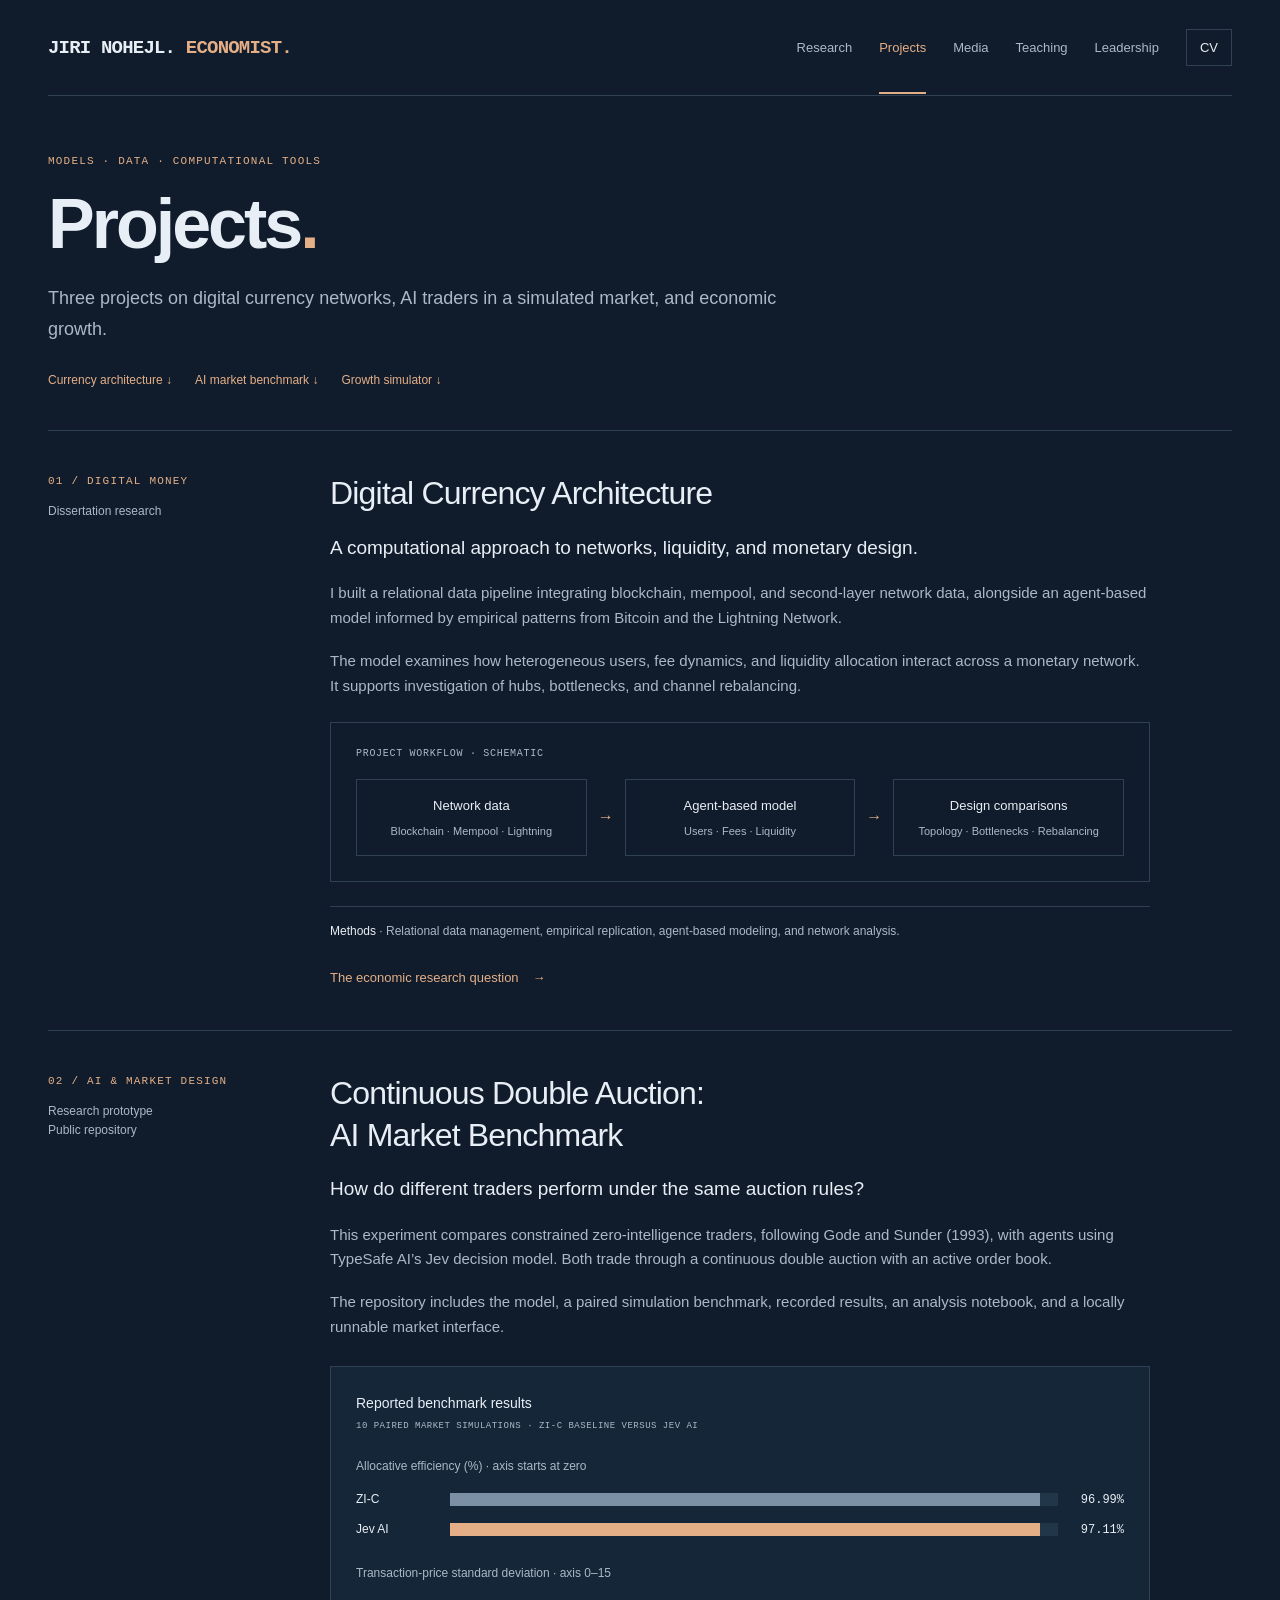
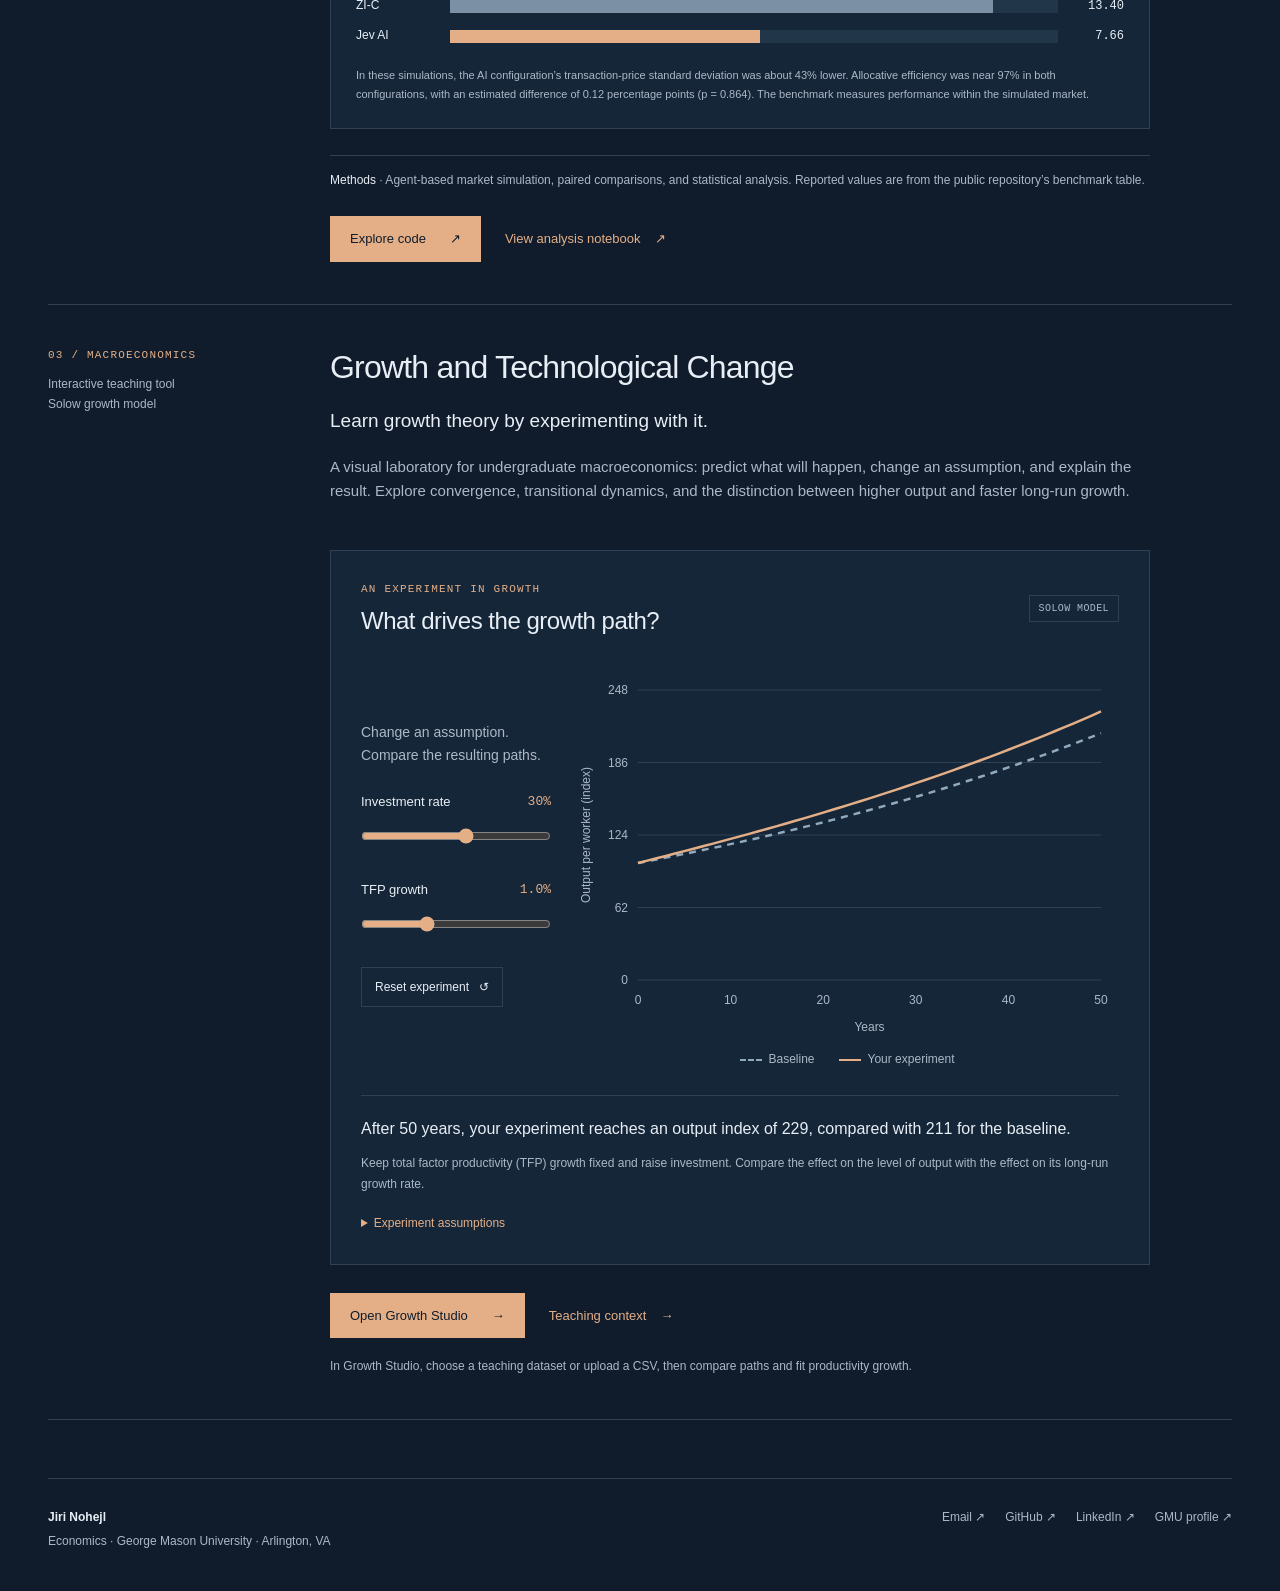
<file: projects.html>
<!doctype html>
<html lang="en">

	<head>
		<meta charset="utf-8">
		<meta name="viewport" content="width=device-width,initial-scale=1">
		<meta name="color-scheme" content="dark">
		<title>Projects — Jiri Nohejl, Economist</title>
		<meta name="description" content="Computational projects in digital currency architecture, AI trading agents, and macroeconomic scenario modeling.">
		<link rel="icon" href="assets/favicon.svg?v=2" type="image/svg+xml" sizes="any">
		<link rel="stylesheet" href="assets/site.css">
		<link rel="stylesheet" href="assets/growth/growth.css">
		<script src="assets/site.js" defer></script>
		<script src="assets/growth/growth-model.js" defer></script>
		<script src="assets/growth/growth-chart.js" defer></script>
		<script src="assets/growth/growth-demo.js" defer></script>
	</head>

	<body>
		<a href="#main" class="skip-link">Skip to content</a>
		<div class="shell">

			<header class="navigation">
				<a class="brand" href="index.html" aria-label="Jiri Nohejl, Economist — home">JIRI NOHEJL. <span>ECONOMIST.</span></a>
				<button class="nav-toggle" type="button" aria-expanded="true" aria-controls="main-navigation" hidden>Menu</button>
				<nav class="nav-links" id="main-navigation" aria-label="Main navigation">
					<a href="research.html">Research</a>
					<a href="projects.html" aria-current="page">Projects</a>
					<a href="media.html">Media</a>
					<a href="teaching.html">Teaching</a>
					<a href="leadership.html">Leadership</a>
					<a class="cv-link" href="cv.html">CV</a>
				</nav>
			</header>

			<main id="main" tabindex="-1">

				<header class="page-head">
					<div class="eyebrow">
						Models · Data · Computational tools
					</div>
					<h1>Projects<span>.</span></h1>
					<p class="intro">Three projects on digital currency networks, AI traders in a simulated market, and economic growth.</p>
					<nav class="page-jumps" aria-label="On this page">
						<a href="#currency-architecture">Currency architecture ↓</a>
						<a href="#ai-markets">AI market benchmark ↓</a>
						<a href="#growth">Growth simulator ↓</a>
					</nav>
				</header>

				<section class="editorial-row" id="currency-architecture">
					<div class="row-meta">
						<span class="small-label">01 / Digital money</span>
						<p>Dissertation research</p>
					</div>
					<div class="row-body">
						<h2>Digital Currency Architecture</h2>
						<p class="lede">A computational approach to networks, liquidity, and monetary design.</p>
						<p>I built a relational data pipeline integrating blockchain, mempool, and second-layer network data, alongside an agent-based model informed by empirical patterns from Bitcoin and the Lightning Network.</p>
						<p>The model examines how heterogeneous users, fee dynamics, and liquidity allocation interact across a monetary network. It supports investigation of hubs, bottlenecks, and channel rebalancing.</p>
						<div class="flow" role="group" aria-label="Conceptual overview of the project's workflow">
							<div class="flow-label">
								Project workflow · schematic
							</div>
							<div class="flow-stages">
								<div class="flow-stage">
									Network data
									<span>Blockchain · Mempool · Lightning</span>
								</div>
								<span class="flow-arrow" aria-hidden="true">→</span>
								<div class="flow-stage">
									Agent-based model
									<span>Users · Fees · Liquidity</span>
								</div>
								<span class="flow-arrow" aria-hidden="true">→</span>
								<div class="flow-stage">
									Design comparisons
									<span>Topology · Bottlenecks · Rebalancing</span>
								</div>
							</div>
						</div>
						<p class="methods"><strong>Methods</strong> · Relational data management, empirical replication, agent-based modeling, and network analysis.</p>
						<div class="actions">
							<a class="text-link" href="research.html#monetary-systems">The economic research question <span aria-hidden="true">→</span></a>
						</div>
					</div>
				</section>

				<section class="editorial-row" id="ai-markets">
					<div class="row-meta">
						<span class="small-label">02 / AI & market design</span>
						<p>Research prototype<br>Public repository</p>
					</div>
					<div class="row-body">
						<h2>Continuous Double Auction:<br>AI Market Benchmark</h2>
						<p class="lede">How do different traders perform under the same auction rules?</p>
						<p>This experiment compares constrained zero-intelligence traders, following Gode and Sunder (1993), with agents using TypeSafe AI’s Jev decision model. Both trade through a continuous double auction with an active order book.</p>
						<p>The repository includes the model, a paired simulation benchmark, recorded results, an analysis notebook, and a locally runnable market interface.</p>
						<figure class="benchmark">
							<figcaption>
								Reported benchmark results
								<span class="small-label">10 paired market simulations · ZI-C baseline versus Jev AI</span>
							</figcaption>
							<div class="metric">
								<h3>Allocative efficiency (%) · axis starts at zero</h3>
								<div class="bar-row">
									<span>ZI-C</span>
									<div class="bar-track">
										<span class="bar" style="width:96.99%"></span>
									</div>
									<span class="bar-value">96.99%</span>
								</div>
								<div class="bar-row">
									<span>Jev AI</span>
									<div class="bar-track">
										<span class="bar ai" style="width:97.11%"></span>
									</div>
									<span class="bar-value">97.11%</span>
								</div>
							</div>
							<div class="metric">
								<h3>Transaction-price standard deviation · axis 0–15</h3>
								<div class="bar-row">
									<span>ZI-C</span>
									<div class="bar-track">
										<span class="bar" style="width:89.3333%"></span>
									</div>
									<span class="bar-value">13.40</span>
								</div>
								<div class="bar-row">
									<span>Jev AI</span>
									<div class="bar-track">
										<span class="bar ai" style="width:51.0667%"></span>
									</div>
									<span class="bar-value">7.66</span>
								</div>
							</div>
							<p class="figure-note">In these simulations, the AI configuration’s transaction-price standard deviation was about 43% lower. Allocative efficiency was near 97% in both configurations, with an estimated difference of 0.12 percentage points (p = 0.864). The benchmark measures performance within the simulated market.</p>
						</figure>
						<p class="methods"><strong>Methods</strong> · Agent-based market simulation, paired comparisons, and statistical analysis. Reported values are from the public repository’s benchmark table.</p>
						<div class="actions">
							<a class="button" href="https://github.com/JiriNohejl/cda-abm-ai-agents" target="_blank" rel="noopener noreferrer">Explore code <span aria-hidden="true">↗</span></a>
							<a class="text-link" href="https://github.com/JiriNohejl/cda-abm-ai-agents/blob/main/cda_econometrics_analysis.ipynb" target="_blank" rel="noopener noreferrer">View analysis notebook <span aria-hidden="true">↗</span></a>
						</div>
					</div>
				</section>

				<section class="editorial-row growth-project" id="growth" aria-labelledby="growth-title">
					<div class="row-meta">
						<span class="small-label">03 / Macroeconomics</span>
						<p>Interactive teaching tool<br>Solow growth model</p>
					</div>
					<div class="row-body">
						<h2 id="growth-title">Growth and Technological Change</h2>
						<p class="lede">Learn growth theory by experimenting with it.</p>
						<p>A visual laboratory for undergraduate macroeconomics: predict what will happen, change an assumption, and explain the result. Explore convergence, transitional dynamics, and the distinction between higher output and faster long-run growth.</p>
					</div>
					<div class="growth-demo" id="growth-demo" aria-labelledby="demo-title">
						<div class="demo-heading">
							<div>
								<div class="small-label">
									An experiment in growth
								</div>
								<h3 id="demo-title">What drives the growth path?</h3>
							</div>
							<span class="tag">Solow model</span>
						</div>
						<div class="demo-grid">
							<div class="growth-controls">
								<p class="growth-prompt">Change an assumption.<br>Compare the resulting paths.</p>
								<label for="demo-investment">
									<span class="control-label">Investment rate <output id="demo-s-value" for="demo-investment">30%</output></span>
									<input id="demo-investment" type="range" min=".05" max=".5" step=".01" value=".30">
								</label>
								<label for="demo-productivity">
									<span class="control-label">TFP growth <output id="demo-g-value" for="demo-productivity">1.0%</output></span>
									<input id="demo-productivity" type="range" min="0" max=".03" step=".001" value=".01">
								</label>
								<button id="demo-reset" class="growth-button" type="button">Reset experiment <span aria-hidden="true">↺</span></button>
							</div>
							<div class="demo-chart" aria-label="Growth experiment chart">
							</div>
						</div>
						<div class="demo-takeaway">
							<p id="demo-result" role="status" aria-live="polite"></p>
							<p class="growth-note">Keep total factor productivity (TFP) growth fixed and raise investment. Compare the effect on the level of output with the effect on its long-run growth rate.</p>
						</div>
						<details class="growth-assumptions">
							<summary>Experiment assumptions</summary>
							<p>The baseline uses an investment rate of 25%, annual TFP growth of 1%, annual labor force growth of 1%, annual depreciation of 5%, and a capital share of one third. Both paths start with output per worker indexed to 100.</p>
						</details>
						<noscript><p class="growth-note">Enable JavaScript to use the sliders and view the model paths.</p></noscript>
					</div>
					<div class="growth-project-footer">
						<div class="actions">
							<a class="button" href="studio.html">Open Growth Studio <span aria-hidden="true">→</span></a>
							<a class="text-link" href="teaching.html#modeling">Teaching context <span aria-hidden="true">→</span></a>
						</div>
						<p class="growth-note">In Growth Studio, choose a teaching dataset or upload a CSV, then compare paths and fit productivity growth.</p>
					</div>
				</section>
			</main>

			<footer class="footer">
				<div>
					<p class="footer-name">Jiri Nohejl</p>
					<p>Economics · George Mason University · Arlington, VA</p>
				</div>
				<nav class="footer-links" aria-label="Contact and profiles">
					<a href="mailto:jnohejl@gmu.edu">Email ↗</a>
					<a href="https://github.com/JiriNohejl" target="_blank" rel="noopener noreferrer">GitHub ↗</a>
					<a href="https://www.linkedin.com/in/jirinohejl/" target="_blank" rel="noopener noreferrer">LinkedIn ↗</a>
					<a href="https://economics.gmu.edu/people/jnohejl" target="_blank" rel="noopener noreferrer">GMU profile ↗</a>
				</nav>
			</footer>
		</div>
	</body>
</html>
</file>
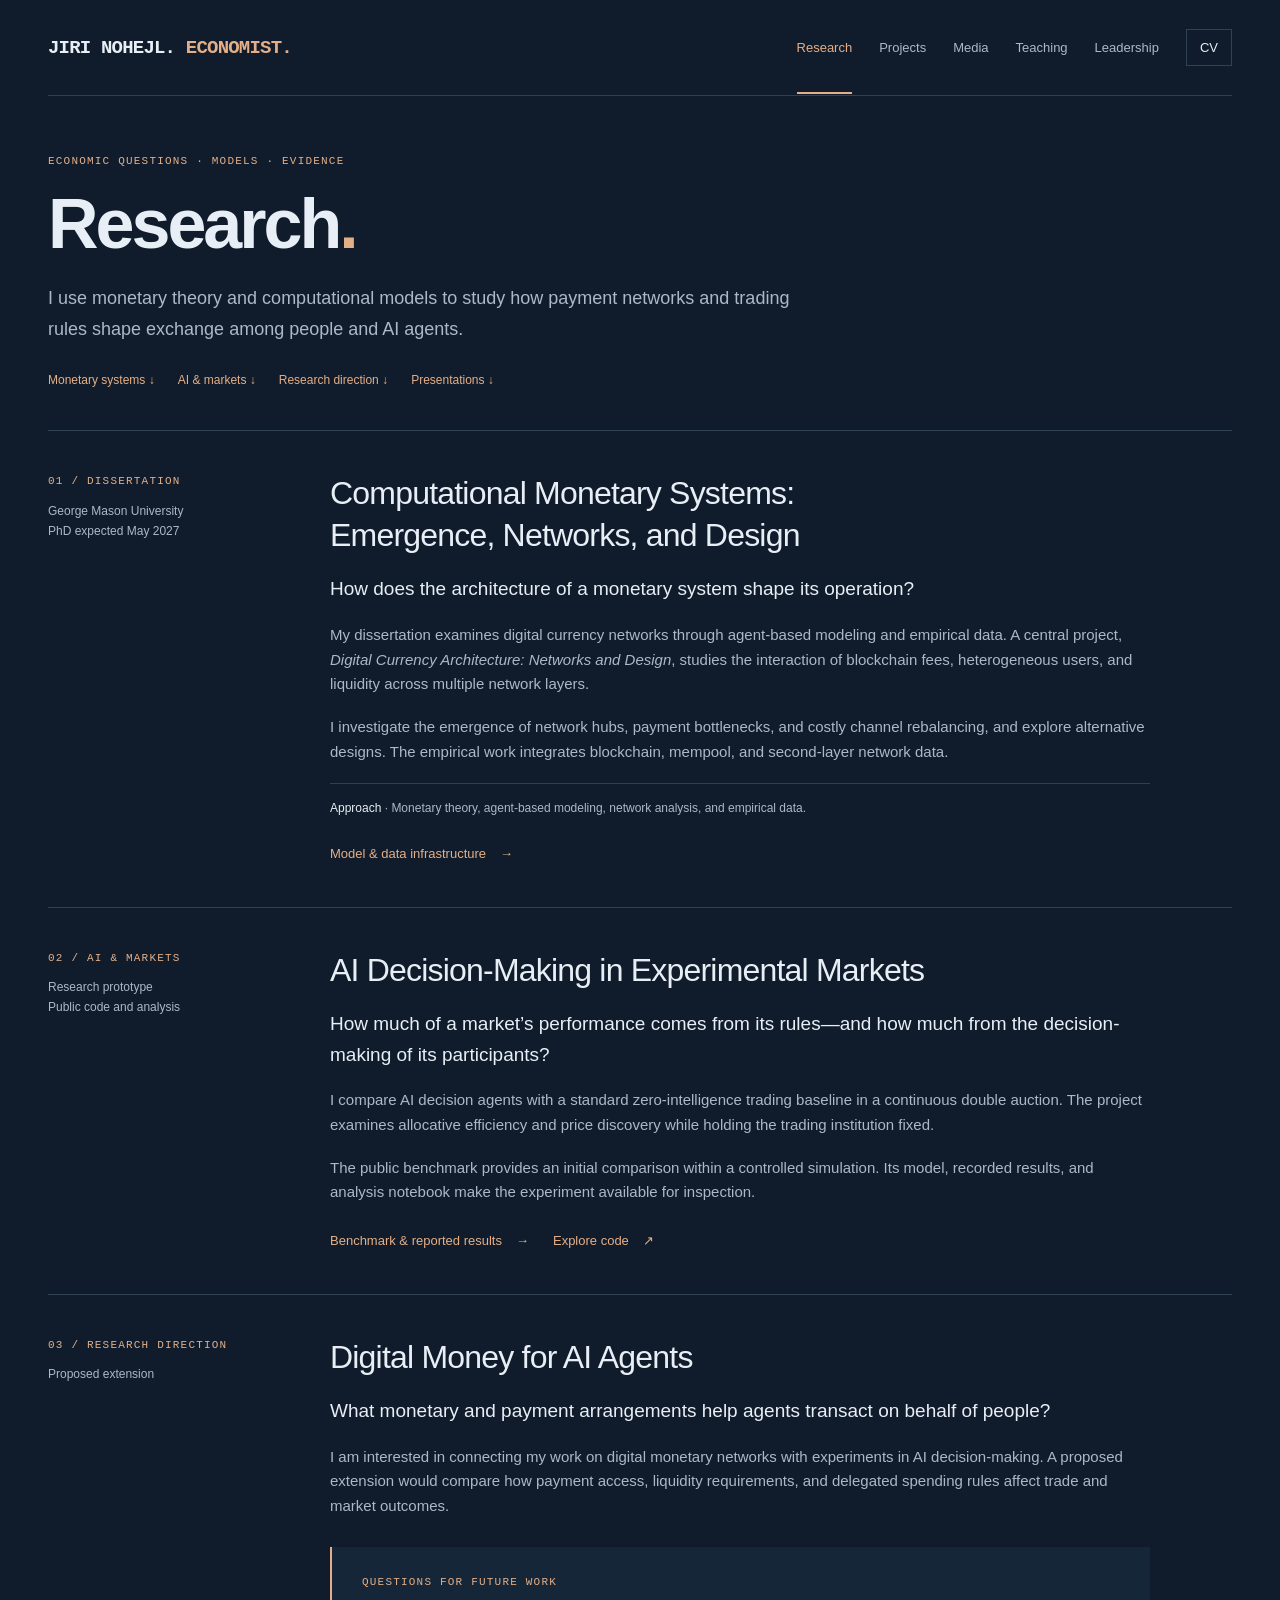
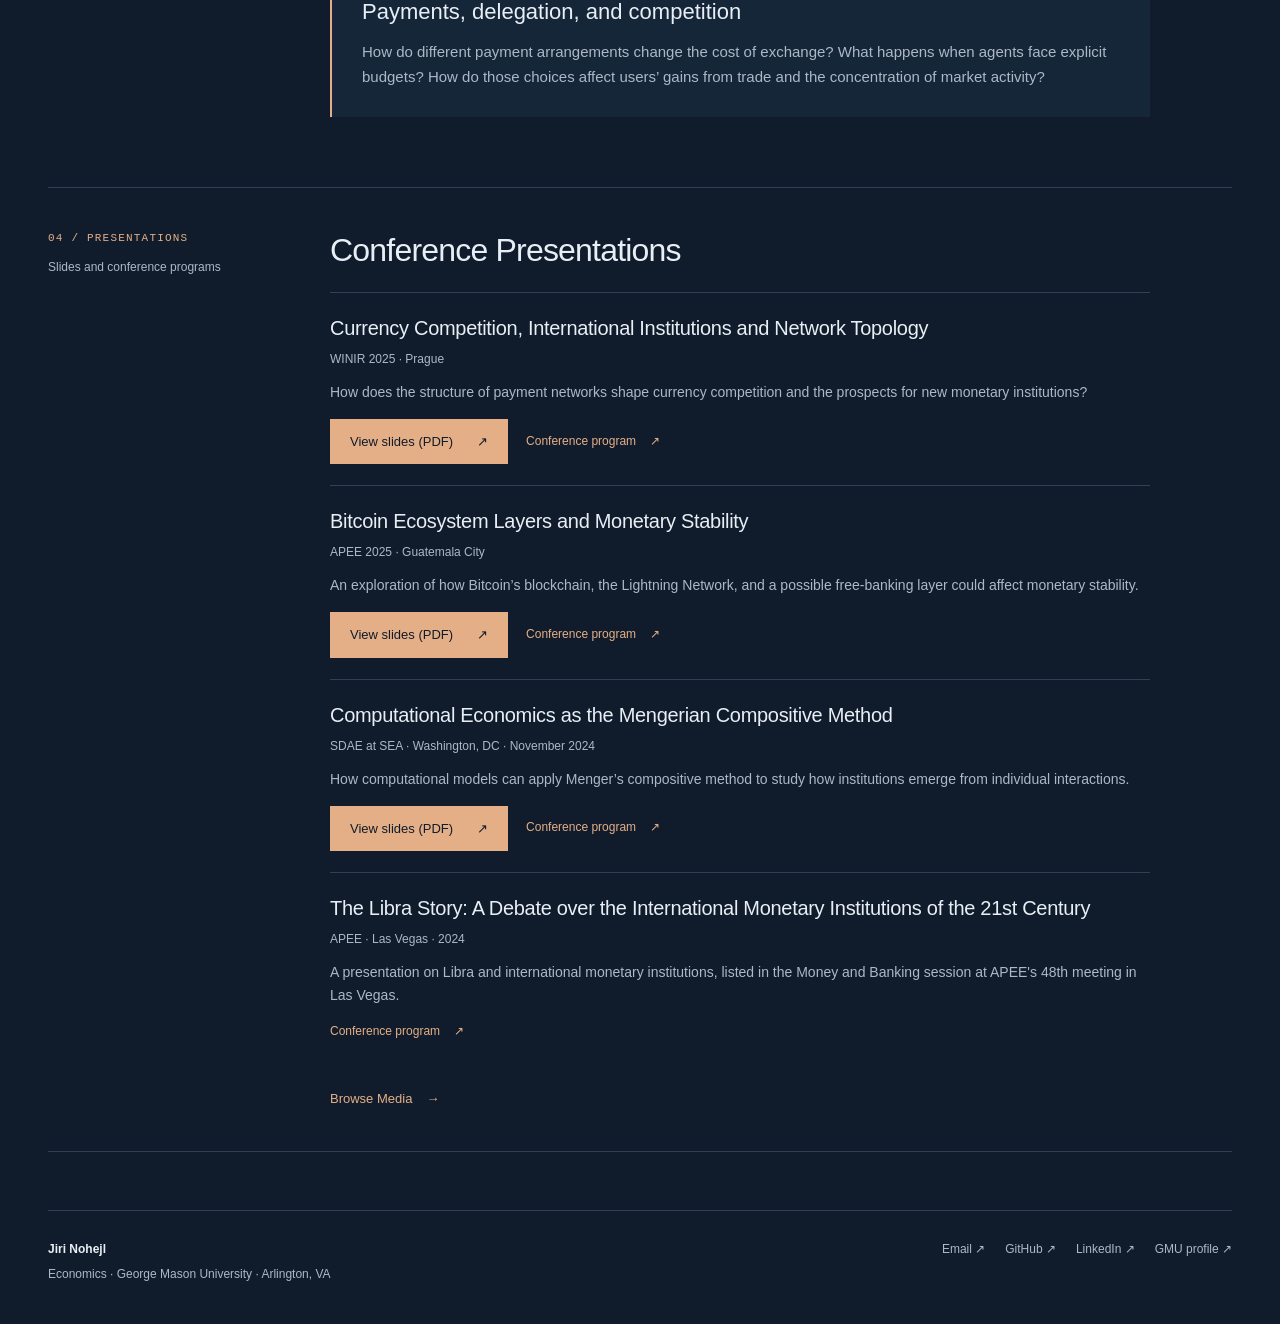
<file: research.html>
<!doctype html>
<html lang="en">

	<head>
		<meta charset="utf-8">
		<meta name="viewport" content="width=device-width,initial-scale=1">
		<meta name="color-scheme" content="dark">
		<title>Research — Jiri Nohejl, Economist</title>
		<meta name="description" content="Research on digital monetary systems, AI decision-making, market institutions, and computational economics by Jiri Nohejl.">
		<link rel="icon" href="assets/favicon.svg?v=2" type="image/svg+xml" sizes="any">
		<link rel="stylesheet" href="assets/site.css">
		<script src="assets/site.js" defer></script>
	</head>

	<body>
		<a href="#main" class="skip-link">Skip to content</a>
		<div class="shell">

			<header class="navigation">
				<a class="brand" href="index.html" aria-label="Jiri Nohejl, Economist — home">JIRI NOHEJL. <span>ECONOMIST.</span></a>
				<button class="nav-toggle" type="button" aria-expanded="true" aria-controls="main-navigation" hidden>Menu</button>
				<nav class="nav-links" id="main-navigation" aria-label="Main navigation">
					<a href="research.html" aria-current="page">Research</a>
					<a href="projects.html">Projects</a>
					<a href="media.html">Media</a>
					<a href="teaching.html">Teaching</a>
					<a href="leadership.html">Leadership</a>
					<a class="cv-link" href="cv.html">CV</a>
				</nav>
			</header>

			<main id="main" tabindex="-1">

				<header class="page-head">
					<div class="eyebrow">
						Economic questions · Models · Evidence
					</div>
					<h1>Research<span>.</span></h1>
					<p class="intro">I use monetary theory and computational models to study how payment networks and trading rules shape exchange among people and AI agents.</p>
					<nav class="page-jumps" aria-label="On this page">
						<a href="#monetary-systems">Monetary systems ↓</a>
						<a href="#ai-research">AI & markets ↓</a>
						<a href="#next">Research direction ↓</a>
						<a href="#presentations">Presentations ↓</a>
					</nav>
				</header>

				<section class="editorial-row" id="monetary-systems">
					<div class="row-meta">
						<span class="small-label">01 / Dissertation</span>
						<p>George Mason University<br>PhD expected May 2027</p>
					</div>
					<div class="row-body">
						<h2>Computational Monetary Systems:<br>Emergence, Networks, and Design</h2>
						<p class="lede">How does the architecture of a monetary system shape its operation?</p>
						<p>My dissertation examines digital currency networks through agent-based modeling and empirical data. A central project, <em>Digital Currency Architecture: Networks and Design</em>, studies the interaction of blockchain fees, heterogeneous users, and liquidity across multiple network layers.</p>
						<p>I investigate the emergence of network hubs, payment bottlenecks, and costly channel rebalancing, and explore alternative designs. The empirical work integrates blockchain, mempool, and second-layer network data.</p>
						<p class="methods"><strong>Approach</strong> · Monetary theory, agent-based modeling, network analysis, and empirical data.</p>
						<div class="actions">
							<a class="text-link" href="projects.html#currency-architecture">Model &amp; data infrastructure <span aria-hidden="true">→</span></a>
						</div>
					</div>
				</section>

				<section class="editorial-row" id="ai-research">
					<div class="row-meta">
						<span class="small-label">02 / AI & markets</span>
						<p>Research prototype<br>Public code and analysis</p>
					</div>
					<div class="row-body">
						<h2>AI Decision-Making in Experimental Markets</h2>
						<p class="lede">How much of a market’s performance comes from its rules—and how much from the decision-making of its participants?</p>
						<p>I compare AI decision agents with a standard zero-intelligence trading baseline in a continuous double auction. The project examines allocative efficiency and price discovery while holding the trading institution fixed.</p>
						<p>The public benchmark provides an initial comparison within a controlled simulation. Its model, recorded results, and analysis notebook make the experiment available for inspection.</p>
						<div class="actions">
							<a class="text-link" href="projects.html#ai-markets">Benchmark &amp; reported results <span aria-hidden="true">→</span></a>
							<a class="text-link" href="https://github.com/JiriNohejl/cda-abm-ai-agents" target="_blank" rel="noopener noreferrer">Explore code <span aria-hidden="true">↗</span></a>
						</div>
					</div>
				</section>

				<section class="editorial-row" id="next">
					<div class="row-meta">
						<span class="small-label">03 / Research direction</span>
						<p>Proposed extension</p>
					</div>
					<div class="row-body">
						<h2>Digital Money for AI Agents</h2>
						<p class="lede">What monetary and payment arrangements help agents transact on behalf of people?</p>
						<p>I am interested in connecting my work on digital monetary networks with experiments in AI decision-making. A proposed extension would compare how payment access, liquidity requirements, and delegated spending rules affect trade and market outcomes.</p>
						<div class="callout">
							<div class="small-label">
								Questions for future work
							</div>
							<h3>Payments, delegation, and competition</h3>
							<p>How do different payment arrangements change the cost of exchange? What happens when agents face explicit budgets? How do those choices affect users’ gains from trade and the concentration of market activity?</p>
						</div>
					</div>
				</section>

				<section class="editorial-row" id="presentations">
					<div class="row-meta">
						<span class="small-label">04 / Presentations</span>
						<p>Slides and conference programs</p>
					</div>
					<div class="row-body">
						<h2>Conference Presentations</h2>
						<div class="paper-list">
							<article class="paper conference-talk" id="winir-currency-networks-2025">
								<h3>Currency Competition, International Institutions and Network Topology</h3>
								<p>WINIR 2025 · Prague</p>
								<p class="conference-description">How does the structure of payment networks shape currency competition and the prospects for new monetary institutions?</p>
								<div class="actions">
									<a class="button" href="assets/slides/winir-2025-currency-competition.pdf" target="_blank" rel="noopener noreferrer">View slides (PDF) <span aria-hidden="true">↗</span></a>
									<a class="text-link" href="https://winir.org/winir-2025-programme/" target="_blank" rel="noopener noreferrer">Conference program <span aria-hidden="true">↗</span></a>
								</div>
							</article>
							<article class="paper conference-talk" id="apee-bitcoin-layers-2025">
								<h3>Bitcoin Ecosystem Layers and Monetary Stability</h3>
								<p>APEE 2025 · Guatemala City</p>
								<p class="conference-description">An exploration of how Bitcoin’s blockchain, the Lightning Network, and a possible free-banking layer could affect monetary stability.</p>
								<div class="actions">
									<a class="button" href="assets/slides/apee-2025-bitcoin-ecosystem.pdf" target="_blank" rel="noopener noreferrer">View slides (PDF) <span aria-hidden="true">↗</span></a>
									<a class="text-link" href="https://apee.org/wp-content/uploads/2025/04/apee_49th_2025_program.pdf" target="_blank" rel="noopener noreferrer">Conference program <span aria-hidden="true">↗</span></a>
								</div>
							</article>
							<article class="paper conference-talk" id="mengerian-method-2024">
								<h3>Computational Economics as the Mengerian Compositive Method</h3>
								<p>SDAE at SEA · Washington, DC · November 2024</p>
								<p class="conference-description">How computational models can apply Menger’s compositive method to study how institutions emerge from individual interactions.</p>
								<div class="actions">
									<a class="button" href="assets/slides/sea-2024-mengerian-method.pdf" target="_blank" rel="noopener noreferrer">View slides (PDF) <span aria-hidden="true">↗</span></a>
									<a class="text-link" href="https://southerneconomic.org/wp-content/uploads/2025/10/2024-SEA-Program.pdf#page=50" target="_blank" rel="noopener noreferrer">Conference program <span aria-hidden="true">↗</span></a>
								</div>
							</article>
							<article class="paper conference-talk" id="apee-libra-2024">
								<h3>The Libra Story: A Debate over the International Monetary Institutions of the 21st Century</h3>
								<p>APEE · Las Vegas · 2024</p>
								<p class="conference-description">A presentation on Libra and international monetary institutions, listed in the Money and Banking session at APEE&#x27;s 48th meeting in Las Vegas.</p>
								<div class="actions">
									<a class="text-link" href="https://apee.org/wp-content/uploads/2024/07/apee_48th_2024_program.pdf#page=18" target="_blank" rel="noopener noreferrer">Conference program <span aria-hidden="true">↗</span></a>
								</div>
							</article>
						</div>
						<div class="actions">
							<a class="text-link" href="media.html">Browse Media <span aria-hidden="true">→</span></a>
						</div>
					</div>
				</section>
			</main>

			<footer class="footer">
				<div>
					<p class="footer-name">Jiri Nohejl</p>
					<p>Economics · George Mason University · Arlington, VA</p>
				</div>
				<nav class="footer-links" aria-label="Contact and profiles">
					<a href="mailto:jnohejl@gmu.edu">Email ↗</a>
					<a href="https://github.com/JiriNohejl" target="_blank" rel="noopener noreferrer">GitHub ↗</a>
					<a href="https://www.linkedin.com/in/jirinohejl/" target="_blank" rel="noopener noreferrer">LinkedIn ↗</a>
					<a href="https://economics.gmu.edu/people/jnohejl" target="_blank" rel="noopener noreferrer">GMU profile ↗</a>
				</nav>
			</footer>
		</div>
	</body>
</html>
</file>
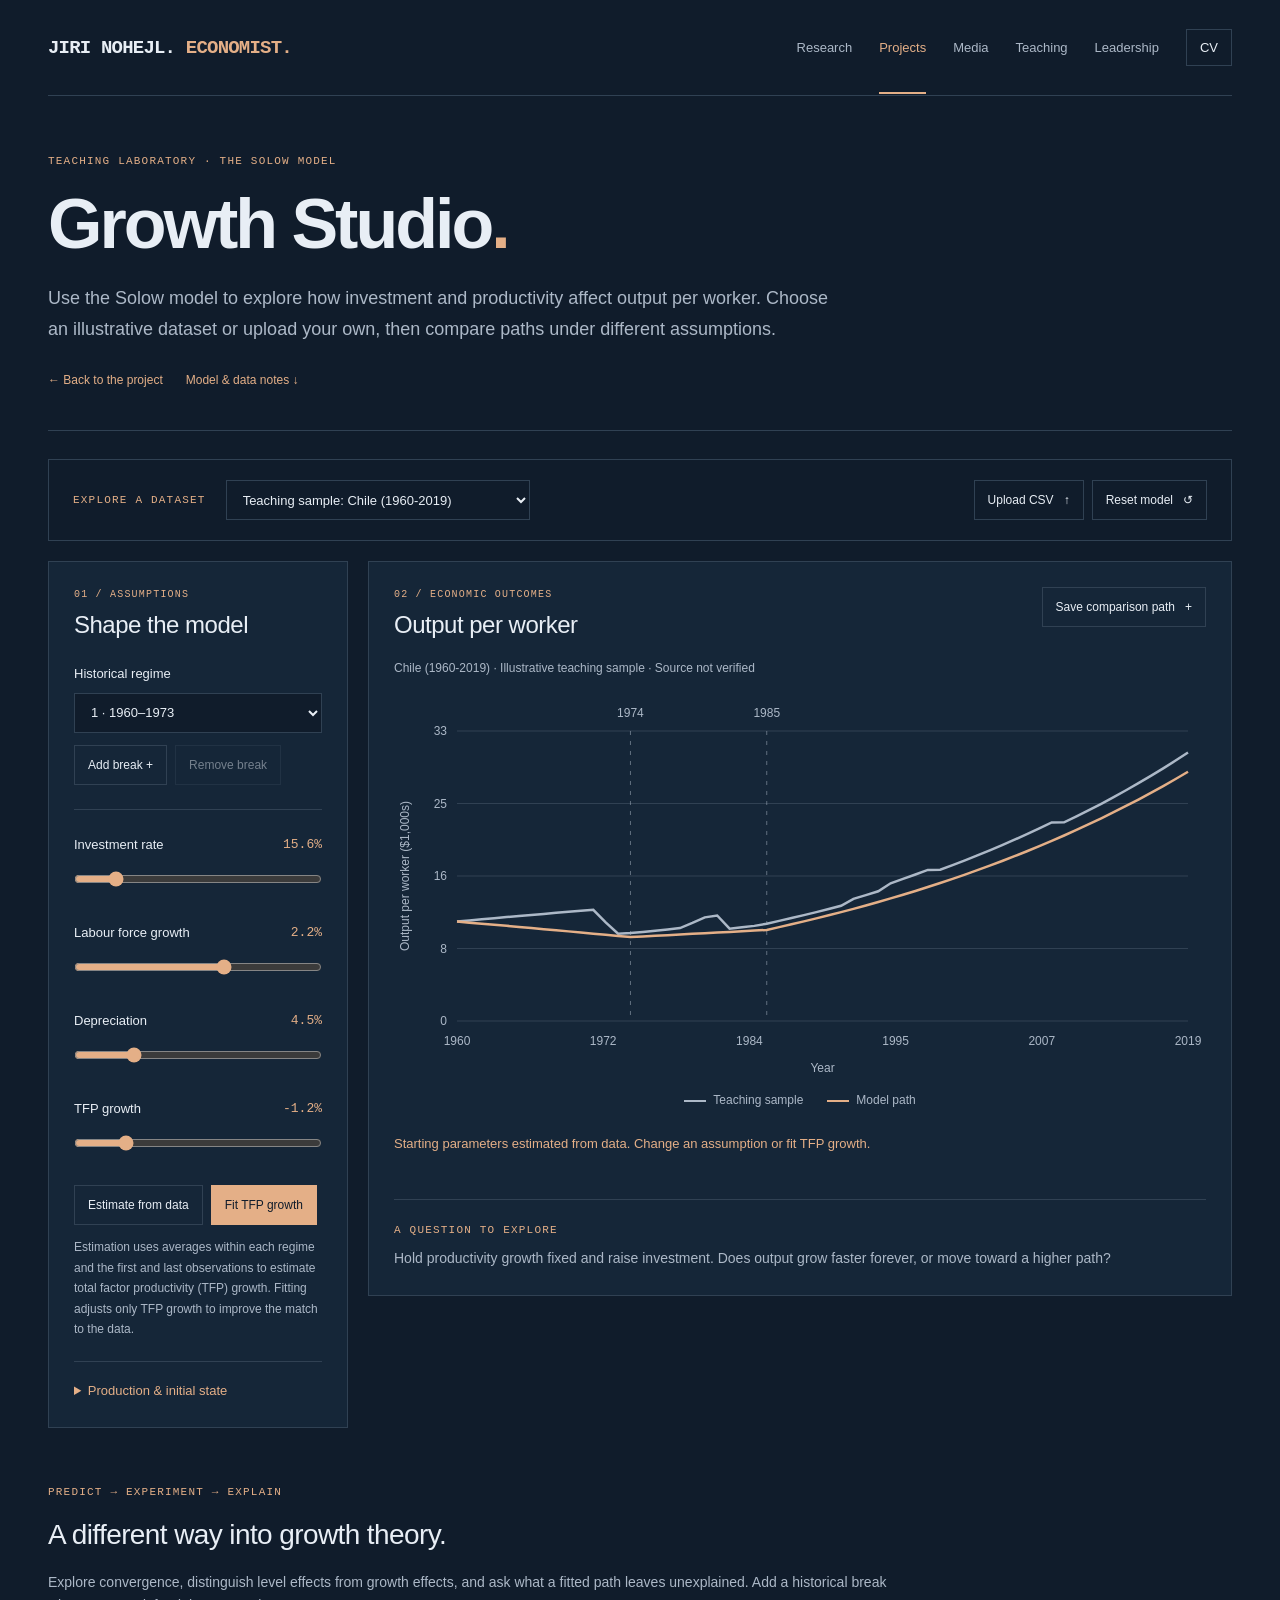
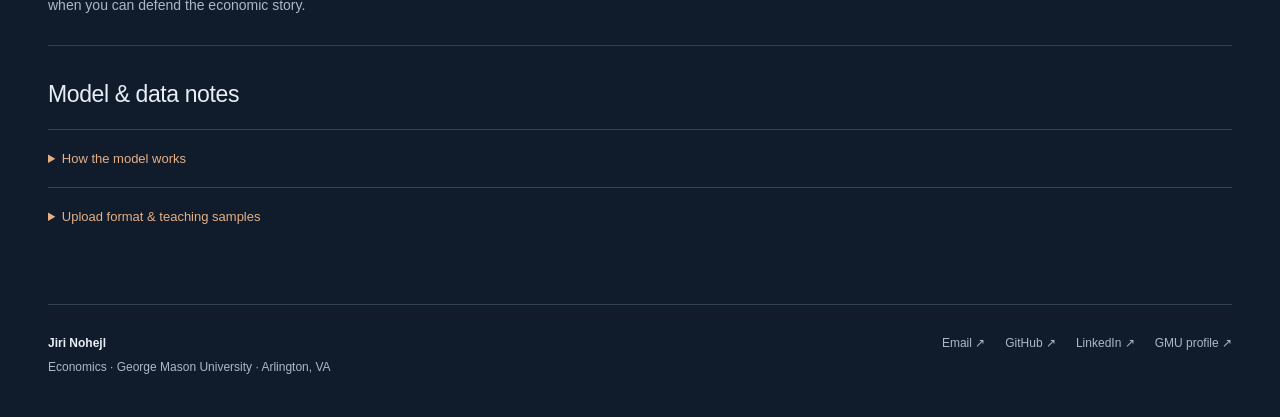
<file: studio.html>
<!doctype html>
<html lang="en">

	<head>
		<meta charset="utf-8">
		<meta name="viewport" content="width=device-width,initial-scale=1">
		<meta name="color-scheme" content="dark">
		<title>Growth Studio — Jiri Nohejl, Economist</title>
		<meta name="description" content="An interactive Solow growth model: explore investment, productivity, teaching samples, CSV data, and historical regimes.">
		<link rel="icon" href="assets/favicon.svg?v=2" type="image/svg+xml" sizes="any">
		<link rel="stylesheet" href="assets/site.css">
		<link rel="stylesheet" href="assets/growth/growth.css">
		<script src="assets/site.js" defer></script>
		<script src="assets/growth/growth-model.js" defer></script>
		<script src="assets/growth/growth-chart.js" defer></script>
		<script src="assets/growth/growth-samples.js" defer></script>
		<script src="assets/growth/growth-csv.js" defer></script>
		<script src="assets/growth/studio.js" defer></script>
	</head>

	<body>
		<a href="#main" class="skip-link">Skip to content</a>
		<div class="shell">

			<header class="navigation">
				<a class="brand" href="index.html" aria-label="Jiri Nohejl, Economist — home">JIRI NOHEJL. <span>ECONOMIST.</span></a>
				<button class="nav-toggle" type="button" aria-expanded="true" aria-controls="main-navigation" hidden>Menu</button>
				<nav class="nav-links" id="main-navigation" aria-label="Main navigation">
					<a href="research.html">Research</a>
					<a href="projects.html" aria-current="location">Projects</a>
					<a href="media.html">Media</a>
					<a href="teaching.html">Teaching</a>
					<a href="leadership.html">Leadership</a>
					<a class="cv-link" href="cv.html">CV</a>
				</nav>
			</header>

			<main id="main" tabindex="-1">
				<div class="growth-studio">

					<header class="page-head studio-intro">
						<div class="eyebrow">
							Teaching laboratory · The Solow model
						</div>
						<h1>Growth Studio<span>.</span></h1>
						<p class="intro">Use the Solow model to explore how investment and productivity affect output per worker. Choose an illustrative dataset or upload your own, then compare paths under different assumptions.</p>
						<nav class="page-jumps" aria-label="On this page">
							<a href="projects.html#growth">← Back to the project</a>
							<a href="#model-notes">Model &amp; data notes ↓</a>
						</nav>
					</header>

					<section class="studio-workspace" aria-label="Interactive growth model">
						<div class="studio-toolbar">
							<div class="dataset-picker">
								<label class="small-label" for="country">
									Explore a dataset
								</label>
								<select id="country"></select>
							</div>
							<div class="studio-actions">
								<label class="growth-button upload-label" for="upload">
									Upload CSV
									<span aria-hidden="true">↑</span>
									<input id="upload" type="file" accept=".csv,text/csv">
								</label>
								<button class="growth-button" id="reset" type="button">Reset model <span aria-hidden="true">↺</span></button>
							</div>
						</div>
						<div class="studio-layout">
							<aside class="studio-panel studio-controls" aria-labelledby="controls-title">
								<div class="small-label">
									01 / Assumptions
								</div>
								<h2 id="controls-title">Shape the model</h2>
								<label for="regime" class="regime-label">
									Historical regime
								</label>
								<select id="regime"></select>
								<div class="studio-actions">
									<button id="add-break" class="growth-button" type="button">Add break +</button>
									<button id="remove-break" class="growth-button" type="button">Remove break</button>
								</div>
								<form id="break-form" hidden>
									<label for="break-year">
										First year of the new regime
									</label>
									<input id="break-year" type="number" step="1" required>
									<div class="studio-actions">
										<button class="growth-button primary" type="submit">Add regime</button>
										<button class="growth-button" type="button" id="cancel-break">Cancel</button>
									</div>
								</form>
								<div class="growth-controls" id="parameters">
								</div>
								<div class="studio-actions">
									<button class="growth-button" id="estimate" type="button">Estimate from data</button>
									<button class="growth-button primary" id="fit" type="button">Fit TFP growth</button>
								</div>
								<p class="growth-note">Estimation uses averages within each regime and the first and last observations to estimate total factor productivity (TFP) growth. Fitting adjusts only TFP growth to improve the match to the data.</p>
								<details class="studio-details">
									<summary>Production &amp; initial state</summary>
									<label for="alpha">
										Capital share α
										<output id="alpha-value" for="alpha"></output>
									</label>
									<input id="alpha" type="range" min=".2" max=".5" step=".005" value=".333">
									<label for="initial-k">
										Initial capital per worker ($1,000s)
									</label>
									<input id="initial-k" type="number" min=".001" step="any">
								</details>
							</aside>

							<section class="studio-panel studio-chart-panel" aria-labelledby="chart-title">
								<div class="plot-heading">
									<div>
										<div class="small-label">
											02 / Economic outcomes
										</div>
										<h2 id="chart-title">Output per worker</h2>
									</div>
									<button class="growth-button" id="keep-baseline" type="button">Save comparison path <span aria-hidden="true">+</span></button>
								</div>
								<p class="growth-note dataset-caption" id="data-caption"></p>
								<div id="studio-chart">
								</div>
								<p class="studio-status" id="status" role="status" aria-live="polite"></p>
								<button class="growth-button" id="clear-baseline" type="button" hidden>Clear comparison</button>
								<div class="growth-insight">
									<div class="small-label">
										A question to explore
									</div>
									<p>Hold productivity growth fixed and raise investment. Does output grow faster forever, or move toward a higher path?</p>
								</div>
								<noscript><p class="growth-note">Enable JavaScript to load the model, charts, and controls.</p></noscript>
							</section>
						</div>
					</section>

					<section class="teaching-strip" aria-labelledby="teaching-question">
						<div class="small-label">
							Predict → Experiment → Explain
						</div>
						<h2 id="teaching-question">A different way into growth theory.</h2>
						<p>Explore convergence, distinguish level effects from growth effects, and ask what a fitted path leaves unexplained. Add a historical break when you can defend the economic story.</p>
					</section>

					<section class="studio-notes" id="model-notes" aria-labelledby="notes-title">
						<h2 id="notes-title">Model &amp; data notes</h2>
						<details class="studio-details">
							<summary>How the model works</summary>
							<p>Output per worker is <code>y = A k^α</code>, where <code>A</code> is total factor productivity, <code>k</code> is capital per worker, and <code>α</code> is the capital share. Each year, capital changes according to <code>k(next) = [(1 − δ)k + sy] / (1 + n)</code>, and productivity grows according to <code>A(next) = A(1 + gA)</code>. Each regime’s parameters govern the transition from that year to the next.</p>
							<p>With fixed parameters, output per worker grows at <code>(1 + gA)^(1 / (1 − α)) − 1</code> on the balanced growth path. The displayed paths depend on the assumptions you choose. TFP fitting adjusts productivity growth by regime to reduce the root mean square error in log output over the selected sample.</p>
						</details>
						<details class="studio-details" id="data-format">
							<summary>Upload format &amp; teaching samples</summary>
							<p>Upload a CSV with <code>year,y,s,n,delta,k</code>. Include at least five consecutive years, with one row per year. Enter positive output per worker (<code>y</code>) and capital per worker (<code>k</code>) in thousands of constant dollars on the same price basis. Enter the investment rate (<code>s</code>), labor force growth (<code>n</code>), and depreciation (<code>delta</code>) as fractions such as <code>0.25</code> for 25%.</p>
							<p>The bundled country series are illustrative teaching samples with unverified sources. Uploaded data stays in your browser and starts with one regime. Resetting or choosing a dataset clears your saved comparison and model changes.</p>
							<button id="download-sample" class="growth-button" type="button">Download current input CSV <span aria-hidden="true">↓</span></button>
						</details>
					</section>
				</div>
			</main>

			<footer class="footer">
				<div>
					<p class="footer-name">Jiri Nohejl</p>
					<p>Economics · George Mason University · Arlington, VA</p>
				</div>
				<nav class="footer-links" aria-label="Contact and profiles">
					<a href="mailto:jnohejl@gmu.edu">Email ↗</a>
					<a href="https://github.com/JiriNohejl" target="_blank" rel="noopener noreferrer">GitHub ↗</a>
					<a href="https://www.linkedin.com/in/jirinohejl/" target="_blank" rel="noopener noreferrer">LinkedIn ↗</a>
					<a href="https://economics.gmu.edu/people/jnohejl" target="_blank" rel="noopener noreferrer">GMU profile ↗</a>
				</nav>
			</footer>
		</div>
	</body>
</html>
</file>
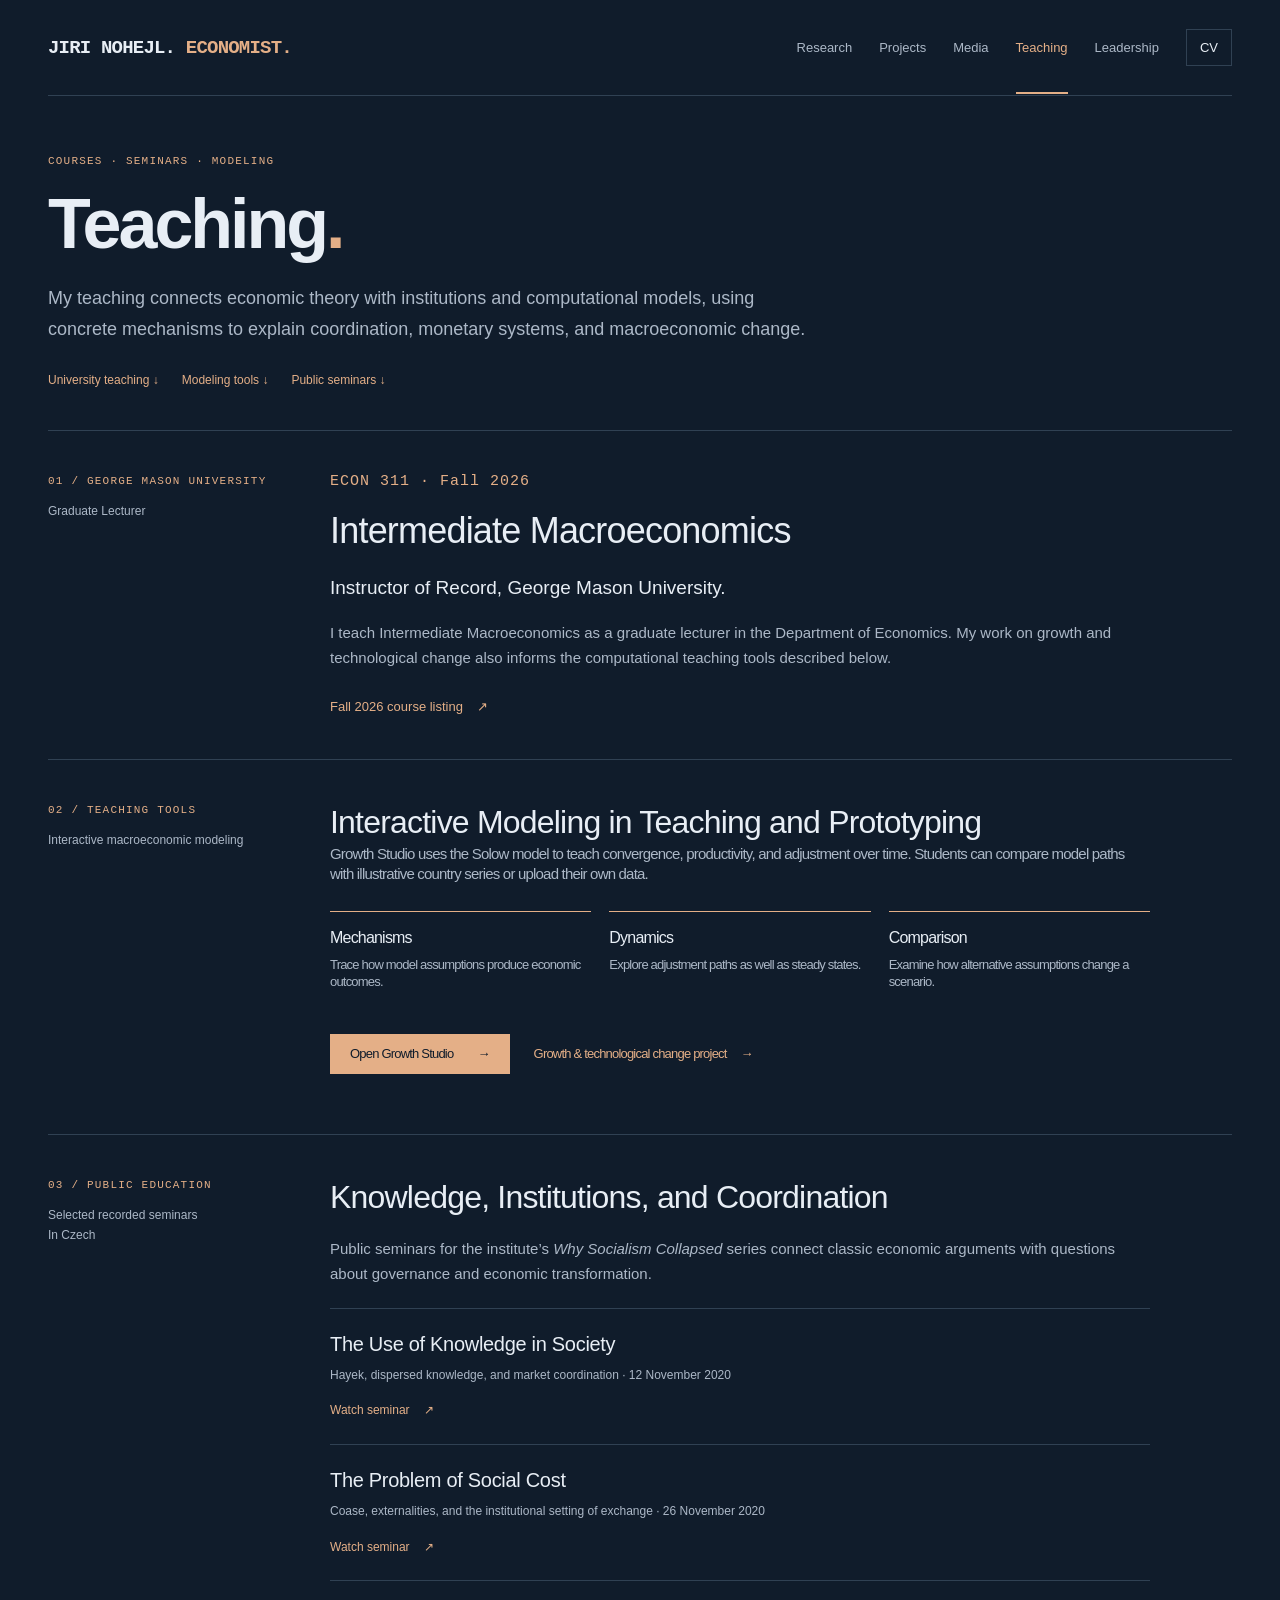
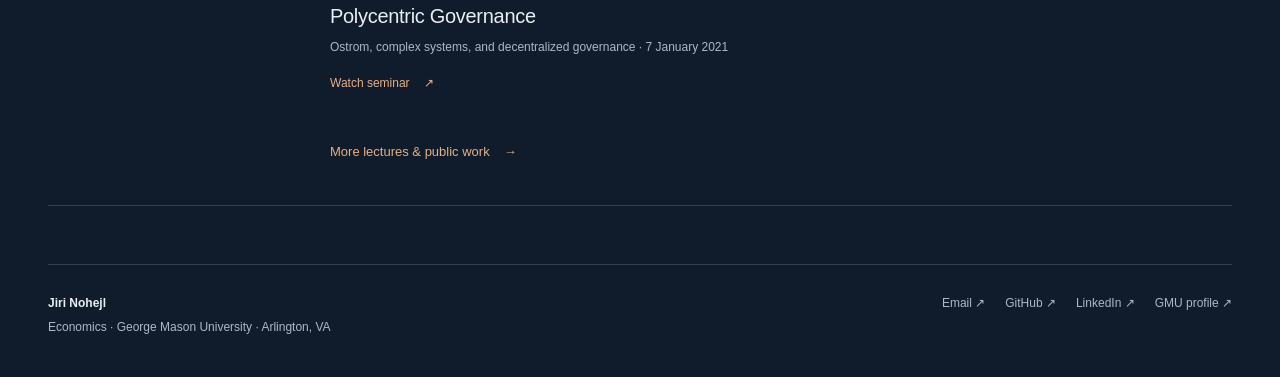
<file: teaching.html>
<!doctype html>
<html lang="en">

	<head>
		<meta charset="utf-8">
		<meta name="viewport" content="width=device-width,initial-scale=1">
		<meta name="color-scheme" content="dark">
		<title>Teaching — Jiri Nohejl, Economist</title>
		<meta name="description" content="University macroeconomics teaching, computational teaching tools, and public economics seminars by Jiri Nohejl.">
		<link rel="icon" href="assets/favicon.svg?v=2" type="image/svg+xml" sizes="any">
		<link rel="stylesheet" href="assets/site.css">
		<script src="assets/site.js" defer></script>
	</head>

	<body>
		<a href="#main" class="skip-link">Skip to content</a>
		<div class="shell">

			<header class="navigation">
				<a class="brand" href="index.html" aria-label="Jiri Nohejl, Economist — home">JIRI NOHEJL. <span>ECONOMIST.</span></a>
				<button class="nav-toggle" type="button" aria-expanded="true" aria-controls="main-navigation" hidden>Menu</button>
				<nav class="nav-links" id="main-navigation" aria-label="Main navigation">
					<a href="research.html">Research</a>
					<a href="projects.html">Projects</a>
					<a href="media.html">Media</a>
					<a href="teaching.html" aria-current="page">Teaching</a>
					<a href="leadership.html">Leadership</a>
					<a class="cv-link" href="cv.html">CV</a>
				</nav>
			</header>

			<main id="main" tabindex="-1">

				<header class="page-head">
					<div class="eyebrow">
						Courses · Seminars · Modeling
					</div>
					<h1>Teaching<span>.</span></h1>
					<p class="intro">My teaching connects economic theory with institutions and computational models, using concrete mechanisms to explain coordination, monetary systems, and macroeconomic change.</p>
					<nav class="page-jumps" aria-label="On this page">
						<a href="#university">University teaching ↓</a>
						<a href="#modeling">Modeling tools ↓</a>
						<a href="#seminars">Public seminars ↓</a>
					</nav>
				</header>

				<section class="editorial-row" id="university">
					<div class="row-meta">
						<span class="small-label">01 / George Mason University</span>
						<p>Graduate Lecturer</p>
					</div>
					<div class="row-body">
						<p class="course-code">ECON 311 · Fall 2026</p>
						<h2 class="course-title">Intermediate Macroeconomics</h2>
						<p class="lede">Instructor of Record, George Mason University.</p>
						<p>I teach Intermediate Macroeconomics as a graduate lecturer in the Department of Economics. My work on growth and technological change also informs the computational teaching tools described below.</p>
						<div class="actions">
							<a class="text-link" href="https://economics.gmu.edu/courses/econ311/course_sections/126086" target="_blank" rel="noopener noreferrer">Fall 2026 course listing <span aria-hidden="true">↗</span></a>
						</div>
					</div>
				</section>

				<section class="editorial-row" id="modeling">
					<div class="row-meta">
						<span class="small-label">02 / Teaching tools</span>
						<p>Interactive macroeconomic modeling</p>
					</div>
					<div class="row-body">
						<h2>Interactive Modeling in Teaching and Prototyping
						<p>Growth Studio uses the Solow model to teach convergence, productivity, and adjustment over time. Students can compare model paths with illustrative country series or upload their own data.</p>
						<div class="principles">
							<div class="principle">
								<h3>Mechanisms</h3>
								<p>Trace how model assumptions produce economic outcomes.</p>
							</div>
							<div class="principle">
								<h3>Dynamics</h3>
								<p>Explore adjustment paths as well as steady states.</p>
							</div>
							<div class="principle">
								<h3>Comparison</h3>
								<p>Examine how alternative assumptions change a scenario.</p>
							</div>
						</div>
						<div class="actions">
							<a class="button" href="studio.html">Open Growth Studio <span aria-hidden="true">→</span></a>
							<a class="text-link" href="projects.html#growth">Growth &amp; technological change project <span aria-hidden="true">→</span></a>
						</div>
					</div>
				</section>

				<section class="editorial-row" id="seminars">
					<div class="row-meta">
						<span class="small-label">03 / Public education</span>
						<p>Selected recorded seminars<br>In Czech</p>
					</div>
					<div class="row-body">
						<h2>Knowledge, Institutions, and Coordination</h2>
						<p>Public seminars for the institute’s <em>Why Socialism Collapsed</em> series connect classic economic arguments with questions about governance and economic transformation.</p>
						<div class="paper-list">
							<article class="paper">
								<h3>The Use of Knowledge in Society</h3>
								<p>Hayek, dispersed knowledge, and market coordination · 12 November 2020</p>
								<a class="text-link" href="https://www.youtube.com/watch?v=pPWsiorScFQ" target="_blank" rel="noopener noreferrer">Watch seminar <span aria-hidden="true">↗</span></a>
							</article>
							<article class="paper">
								<h3>The Problem of Social Cost</h3>
								<p>Coase, externalities, and the institutional setting of exchange · 26 November 2020</p>
								<a class="text-link" href="https://www.youtube.com/watch?v=WGNbUc-uuDA" target="_blank" rel="noopener noreferrer">Watch seminar <span aria-hidden="true">↗</span></a>
							</article>
							<article class="paper">
								<h3>Polycentric Governance</h3>
								<p>Ostrom, complex systems, and decentralized governance · 7 January 2021</p>
								<a class="text-link" href="https://www.youtube.com/watch?v=1hYsxkLS_fA" target="_blank" rel="noopener noreferrer">Watch seminar <span aria-hidden="true">↗</span></a>
							</article>
						</div>
						<div class="actions">
							<a class="text-link" href="media.html">More lectures &amp; public work <span aria-hidden="true">→</span></a>
						</div>
					</div>
				</section>
			</main>

			<footer class="footer">
				<div>
					<p class="footer-name">Jiri Nohejl</p>
					<p>Economics · George Mason University · Arlington, VA</p>
				</div>
				<nav class="footer-links" aria-label="Contact and profiles">
					<a href="mailto:jnohejl@gmu.edu">Email ↗</a>
					<a href="https://github.com/JiriNohejl" target="_blank" rel="noopener noreferrer">GitHub ↗</a>
					<a href="https://www.linkedin.com/in/jirinohejl/" target="_blank" rel="noopener noreferrer">LinkedIn ↗</a>
					<a href="https://economics.gmu.edu/people/jnohejl" target="_blank" rel="noopener noreferrer">GMU profile ↗</a>
				</nav>
			</footer>
		</div>
	</body>
</html>
</file>
<file: assets/site.css>
/* Theme: colors and typefaces */
:root {
	color-scheme: dark;
	--bg: #101c2b;
	--panel: #152638;
	--ink: #e8eef5;
	--muted: #acb8c7;
	--accent: #e4af87;
	--line: #304153;
	--soft: #203144;
	--mono: Consolas,'Courier New',monospace;
	--sans: Arial,Helvetica,sans-serif;
}

/* Base styles and keyboard focus */
* {
	box-sizing: border-box;
}

html {
	scroll-behavior: smooth;
	scroll-padding-top: 24px;
}

body {
	margin: 0;
	background: var(--bg);
	color: var(--ink);
	font: 16px/1.65 var(--sans);
	-webkit-font-smoothing: antialiased;
}

a {
	color: inherit;
	text-decoration: none;
}

button,
input {
	font: inherit;
}

a,
button {
	touch-action: manipulation;
}

a:focus-visible,
button:focus-visible,
input:focus-visible,
summary:focus-visible {
	outline: 2px solid var(--accent);
	outline-offset: 5px;
}

button {
	cursor: pointer;
}

::selection {
	background: var(--accent);
	color: var(--bg);
}

/* Page shell and navigation */
.shell {
	width: min(1200px,calc(100% - 96px));
	margin: auto;
}

.skip-link {
	position: absolute;
	left: 20px;
	top: -100px;
	background: var(--accent);
	color: var(--bg);
	padding: 8px 16px;
	z-index: 10;
}

.skip-link:focus {
	top: 10px;
}

.navigation {
	min-height: 96px;
	display: flex;
	align-items: center;
	justify-content: space-between;
	gap: 24px;
	border-bottom: 1px solid var(--line);
}

.brand {
	font: 700 19px var(--mono);
	letter-spacing: -.8px;
	white-space: nowrap;
}

.brand span {
	color: var(--accent);
}

.nav-links {
	display: flex;
	gap: 27px;
	align-items: center;
	font-size: 13px;
	color: var(--muted);
}

.nav-links a {
	padding: 8px 0;
	position: relative;
}

.nav-links a:hover,
.nav-links a[aria-current] {
	color: var(--accent);
}

.nav-links a[aria-current]:after {
	content: '';
	height: 2px;
	position: absolute;
	bottom: -28px;
	background: var(--accent);
	left: 0;
	right: 0;
}

.nav-links .cv-link {
	border: 1px solid var(--line);
	padding: 7px 13px;
	color: var(--ink);
}

.nav-links .cv-link[aria-current]:after {
	display: none;
}

.nav-links .cv-link[aria-current] {
	border-color: var(--accent);
	color: var(--accent);
}

.nav-toggle {
	display: none;
	color: var(--ink);
	background: none;
	border: 1px solid var(--line);
	padding: 6px 12px;
	font-size: 12px;
}

.eyebrow,
.section-number,
.meta,
.tag,
.status,
.small-label {
	font: 11px/1.5 var(--mono);
	letter-spacing: 1.2px;
	text-transform: uppercase;
}

.eyebrow,
.section-number,
.small-label {
	color: var(--accent);
}

/* Homepage title, introduction, and actions */
.hero {
	padding: 68px 0 61px;
	display: grid;
	grid-template-columns: 1.55fr 1fr;
	gap: 70px;
	align-items: center;
}

.hero h1 {
	font-size: clamp(54px,5.6vw,80px);
	line-height: 1.04;
	letter-spacing: -4px;
	margin: 25px 0 25px;
	font-weight: 600;
}

.hero h1 em {
	font-style: normal;
	color: var(--accent);
}

.hero .intro {
	font-size: 18px;
	max-width: 620px;
	margin: 0 0 16px;
	color: var(--muted);
	line-height: 1.75;
}

.affiliation {
	font-size: 12px;
	color: var(--muted);
	margin: 18px 0 26px;
}

.affiliation span {
	padding: 0 9px;
	color: var(--line);
}

.actions {
	display: flex;
	gap: 24px;
	align-items: center;
	flex-wrap: wrap;
}

.button {
	padding: 11px 19px;
	display: inline-flex;
	align-items: center;
	gap: 24px;
	background: var(--accent);
	color: var(--bg);
	font-size: 13px;
	border: 1px solid var(--accent);
}

.button:hover {
	background: #f0c5a4;
}

.text-link {
	font-size: 13px;
	color: var(--accent);
	display: inline-flex;
	gap: 14px;
	align-items: center;
}

.text-link:hover {
	text-decoration: underline;
	text-underline-offset: 5px;
}

/* Research index panel */
.research-index {
	padding: 30px 31px;
	border: 1px solid var(--line);
	background: linear-gradient(140deg,#192d41,var(--bg));
	position: relative;
}

.research-index:before {
	content: '';
	position: absolute;
	width: 42px;
	height: 2px;
	top: -1px;
	left: 31px;
	background: var(--accent);
}

.research-index>.small-label {
	margin-bottom: 7px;
}

.index-row {
	display: grid;
	grid-template-columns: 26px 1fr;
	gap: 12px;
	padding: 25px 0;
	border-bottom: 1px solid var(--line);
}

.index-row:last-of-type {
	border-bottom: 0;
	padding-bottom: 6px;
}

.index-row .num {
	color: var(--accent);
	font: 11px var(--mono);
	padding-top: 6px;
}

.index-row h2 {
	font-size: 20px;
	margin: 0 0 5px;
	letter-spacing: -.3px;
	font-weight: 500;
}

.index-row p {
	font-size: 13px;
	color: var(--muted);
	line-height: 1.65;
	margin: 0;
}

/* Homepage sections and featured work */
.home-band {
	display: flex;
	gap: 18px;
	align-items: center;
	justify-content: space-between;
	border-block: 1px solid var(--line);
	padding: 18px 0;
	font-size: 12px;
	color: var(--muted);
}

.home-band strong {
	font-weight: 400;
	color: var(--ink);
}

.section {
	padding: 57px 0;
	border-bottom: 1px solid var(--line);
}

.section-heading {
	display: flex;
	align-items: end;
	justify-content: space-between;
	gap: 25px;
	margin-bottom: 29px;
}

.section-heading h2 {
	font-size: 31px;
	letter-spacing: -1px;
	line-height: 1.2;
	margin: 9px 0 0;
	font-weight: 500;
}

.feature-grid {
	display: grid;
	grid-template-columns: 1fr 1fr;
	gap: 22px;
}

.feature {
	padding: 30px;
	border: 1px solid var(--line);
	background: var(--panel);
	display: flex;
	flex-direction: column;
	align-items: start;
}

.feature h3 {
	font-size: 27px;
	line-height: 1.25;
	font-weight: 500;
	letter-spacing: -.7px;
	margin: 16px 0;
}

.feature p {
	color: var(--muted);
	font-size: 14px;
	margin: 0 0 22px;
	max-width: 490px;
}

.feature .text-link {
	margin-top: auto;
}

.status {
	color: var(--accent);
	font-size: 10px;
	letter-spacing: .6px;
	display: inline-block;
}

.feature-footer {
	width: 100%;
	border-top: 1px solid var(--line);
	margin-top: 7px;
	padding-top: 18px;
	display: flex;
	justify-content: space-between;
	gap: 15px;
	align-items: center;
}

.feature-footer .meta {
	font-size: 9px;
	color: var(--muted);
	letter-spacing: .4px;
}

.support-grid {
	display: grid;
	grid-template-columns: 1fr 1fr;
	gap: 70px;
}

.support-grid h3 {
	font-size: 22px;
	margin: 10px 0 12px;
	font-weight: 500;
	letter-spacing: -.3px;
}

.support-grid p {
	font-size: 14px;
	color: var(--muted);
	margin: 0 0 20px;
}

/* Footer and contact links */
.footer {
	margin-top: 58px;
	border-top: 1px solid var(--line);
	padding: 29px 0 34px;
	display: flex;
	justify-content: space-between;
	gap: 28px;
	font-size: 12px;
	color: var(--muted);
}

.footer p {
	margin: 0 0 5px;
}

.footer-name {
	color: var(--ink);
	font-weight: 600;
}

.footer-links {
	display: flex;
	gap: 20px;
	align-items: start;
	flex-wrap: wrap;
}

.footer a:hover {
	color: var(--accent);
}

/* Interior page headings */
.page-head {
	padding: 57px 0 40px;
	border-bottom: 1px solid var(--line);
}

.page-head h1 {
	font-size: 70px;
	line-height: 1.1;
	letter-spacing: -3px;
	font-weight: 600;
	margin: 16px 0 20px;
}

.page-head h1 span {
	color: var(--accent);
}

.page-head .intro {
	font-size: 18px;
	max-width: 760px;
	color: var(--muted);
	margin: 0;
	line-height: 1.75;
}

.page-jumps {
	display: flex;
	flex-wrap: wrap;
	gap: 23px;
	margin-top: 25px;
	color: var(--accent);
	font-size: 12px;
}

.page-jumps a:hover {
	text-decoration: underline;
}

/* Research, project, and leadership content */
.editorial-row {
	display: grid;
	grid-template-columns: 230px 1fr;
	gap: 52px;
	padding: 42px 0;
	border-bottom: 1px solid var(--line);
}

.row-meta .small-label {
	display: block;
	margin-bottom: 12px;
}

.row-meta p {
	font-size: 12px;
	color: var(--muted);
	margin: 0 0 12px;
}

.row-body {
	max-width: 820px;
}

.row-body h2 {
	font-size: 32px;
	font-weight: 500;
	letter-spacing: -.8px;
	line-height: 1.3;
	margin: 0 0 18px;
}

.row-body h3 {
	font-size: 18px;
	font-weight: 500;
	margin: 24px 0 9px;
}

.row-body p {
	color: var(--muted);
	font-size: 15px;
	margin: 0 0 18px;
}

.row-body p.lede {
	font-size: 19px;
	color: var(--ink);
	line-height: 1.6;
}

.row-body ul {
	padding-left: 18px;
	font-size: 14px;
	color: var(--muted);
	margin: 15px 0 24px;
}

.row-body li {
	padding-left: 5px;
	margin-bottom: 9px;
}

.row-body .actions {
	margin-top: 25px;
}

.methods {
	border-top: 1px solid var(--line);
	padding-top: 15px;
	font-size: 12px!important;
}

.methods strong {
	color: var(--ink);
	font-weight: 400;
}

/* Publications and presentations */
.paper-list {
	margin-top: 21px;
}

.paper {
	padding: 21px 0;
	border-top: 1px solid var(--line);
}

.paper h3 {
	font-size: 20px;
	line-height: 1.4;
	margin: 0 0 8px;
	font-weight: 500;
	letter-spacing: -.3px;
}

.paper p {
	font-size: 12px;
	margin: 0 0 11px;
}

.paper .text-link {
	font-size: 12px;
}

.conference-talk .conference-description {
	font-size: 14px;
}

.conference-talk .actions {
	gap: 12px 18px;
	margin-top: 15px;
}

/* Callouts and project workflow diagrams */
.callout {
	border-left: 2px solid var(--accent);
	background: var(--panel);
	padding: 27px 30px;
	margin: 28px 0;
}

.callout h3 {
	font-size: 22px;
	margin: 8px 0 13px;
	line-height: 1.3;
}

.callout p:last-child {
	margin-bottom: 0;
}

.flow {
	margin: 24px 0;
	border: 1px solid var(--line);
	padding: 25px;
}

.flow-label {
	font: 10px var(--mono);
	letter-spacing: .7px;
	text-transform: uppercase;
	color: var(--muted);
	margin-bottom: 20px;
}

.flow-stages {
	display: grid;
	grid-template-columns: 1fr 22px 1fr 22px 1fr;
	align-items: center;
	gap: 8px;
}

.flow-stage {
	padding: 15px 8px;
	border: 1px solid var(--line);
	text-align: center;
	font-size: 13px;
}

.flow-stage span {
	display: block;
	font-size: 11px;
	color: var(--muted);
	margin-top: 5px;
}

.flow-arrow {
	color: var(--accent);
	text-align: center;
}

/* Benchmark results and comparison bars */
.benchmark {
	border: 1px solid var(--line);
	padding: 25px;
	margin: 26px 0;
	background: var(--panel);
}

.benchmark figcaption {
	font-size: 14px;
	color: var(--ink);
	margin-bottom: 20px;
}

.benchmark .small-label {
	display: block;
	font-size: 9px;
	letter-spacing: .5px;
	margin-top: 5px;
	color: var(--muted);
}

.metric {
	margin-top: 24px;
}

.metric h3 {
	font-size: 12px;
	margin: 0 0 13px;
	color: var(--muted);
}

.bar-row {
	display: grid;
	grid-template-columns: 80px 1fr 52px;
	gap: 14px;
	align-items: center;
	margin: 10px 0;
	font-size: 12px;
}

.bar-track {
	height: 13px;
	background: #223649;
}

.bar {
	display: block;
	height: 100%;
	background: #7b90a4;
}

.bar.ai {
	background: var(--accent);
}

.bar-value {
	text-align: right;
	font: 12px var(--mono);
}

.figure-note {
	font-size: 11px!important;
	color: var(--muted);
	margin: 20px 0 0!important;
	line-height: 1.7;
}

/* Teaching: courses, readings, and principles */
.course-title {
	font-size: 36px!important;
}

.course-code {
	font: 12px var(--mono);
	letter-spacing: 1px;
	color: var(--accent)!important;
}

.course-line {
	display: flex;
	gap: 13px;
	flex-wrap: wrap;
	margin: 15px 0 23px;
}

.tag {
	font-size: 10px;
	color: var(--muted);
	border: 1px solid var(--line);
	padding: 5px 9px;
	letter-spacing: .4px;
}

.course-reading {
	display: flex;
	justify-content: space-between;
	gap: 22px;
	padding: 17px 0;
	border-top: 1px solid var(--line);
}

.course-reading p {
	margin: 0;
	font-size: 13px;
}

.course-reading span {
	font: 10px var(--mono);
	color: var(--muted);
	white-space: nowrap;
}

.principles {
	display: grid;
	grid-template-columns: 1fr 1fr 1fr;
	gap: 18px;
	margin-top: 28px;
}

.principle {
	border-top: 1px solid var(--accent);
	padding-top: 16px;
}

.principle h3 {
	font-size: 16px;
	margin: 0 0 8px;
}

.principle p {
	font-size: 13px;
}

/* Media archive: filters, search, and cards */
.toolbar {
	padding: 25px 0;
	display: flex;
	gap: 20px;
	align-items: center;
	justify-content: space-between;
}

.filters {
	display: flex;
	flex-wrap: wrap;
	gap: 7px;
}

.filter {
	font-size: 12px;
	border: 1px solid var(--line);
	background: transparent;
	color: var(--muted);
	padding: 8px 12px;
	border-radius: 2px;
}

.filter span {
	font: 10px var(--mono);
	margin-left: 7px;
	opacity: .8;
}

.filter:hover {
	color: var(--ink);
	border-color: var(--accent);
}

.filter[aria-pressed=true] {
	color: var(--bg);
	background: var(--accent);
	border-color: var(--accent);
}

.search {
	display: flex;
	align-items: center;
	gap: 12px;
	color: var(--muted);
	font-size: 12px;
}

.search input {
	width: 205px;
	background: var(--panel);
	border: 1px solid var(--line);
	padding: 8px 12px;
	color: var(--ink);
	font-size: 12px;
	border-radius: 0;
}

.results {
	font: 11px var(--mono);
	color: var(--muted);
	margin-bottom: 20px;
}

.media-grid {
	display: grid;
	grid-template-columns: repeat(3,minmax(0,1fr));
	gap: 20px;
}

.media-card {
	background: var(--panel);
	border: 1px solid var(--line);
	padding: 25px;
	display: flex;
	flex-direction: column;
	min-height: 315px;
}

.media-card:hover {
	border-color: #8e7968;
}

.media-card[hidden] {
	display: none;
}

.card-top {
	display: flex;
	justify-content: space-between;
	gap: 10px;
	align-items: center;
	margin-bottom: 17px;
}

.category {
	font: 10px var(--mono);
	letter-spacing: 1px;
	text-transform: uppercase;
	color: var(--accent);
}

.language {
	font-size: 10px;
	color: var(--muted);
	border: 1px solid var(--line);
	padding: 2px 7px;
	white-space: nowrap;
}

.media-card h2,
.media-card h3 {
	font-size: 22px;
	font-weight: 500;
	line-height: 1.3;
	letter-spacing: -.4px;
	margin: 0 0 13px;
}

.media-card h2 a:hover,
.media-card h3 a:hover {
	color: var(--accent);
}

.media-card p {
	font-size: 13px;
	color: var(--muted);
	margin: 0 0 22px;
}

.card-bottom {
	margin-top: auto;
}

.source {
	display: flex;
	justify-content: space-between;
	gap: 15px;
	font-size: 10px;
	color: var(--muted);
	margin-bottom: 13px;
}

.source a {
	max-width: 80%;
}

.source a:hover {
	text-decoration: underline;
}

.card-action {
	display: flex;
	justify-content: space-between;
	align-items: center;
	border-top: 1px solid var(--line);
	padding-top: 13px;
	color: var(--accent);
	font-size: 12px;
}

.card-action:hover {
	text-decoration: underline;
}

.edition-link {
	display: inline-block;
	font-size: 11px;
	color: var(--muted);
	margin: 9px 12px 0 0;
}

.edition-link:hover {
	color: var(--accent);
}

.empty-state {
	padding: 30px;
	border: 1px solid var(--line);
	color: var(--muted);
	font-size: 14px;
}

.empty-state[hidden] {
	display: none;
}

.subtle-note {
	font-size: 12px;
	color: var(--muted);
	margin: 24px 0 0;
}

/* Curriculum vitae */
.cv-layout {
	max-width: 900px;
}

.cv-layout h2 {
	font-size: 24px;
	font-weight: 500;
	margin: 32px 0 18px;
	padding-bottom: 12px;
	border-bottom: 1px solid var(--line);
}

.cv-entry {
	display: grid;
	grid-template-columns: 150px 1fr;
	gap: 24px;
	margin-bottom: 21px;
}

.cv-entry .date {
	font: 11px var(--mono);
	color: var(--muted);
	padding-top: 5px;
}

.cv-entry h3 {
	font-size: 17px;
	margin: 0 0 5px;
	font-weight: 500;
}

.cv-entry p {
	font-size: 13px;
	color: var(--muted);
	margin: 0;
}

.cv-actions {
	margin: 28px 0;
}

.cv-actions button {
	font: 13px var(--sans);
}

[hidden] {
	display: none!important;
}

/* Homepage network visualization */
.network-figure {
	margin: 0;
	border: 1px solid var(--line);
	padding: 29px 27px 24px;
	background: radial-gradient(ellipse at 50% 43%,#1c3043 0%,#142335 58%,var(--bg) 100%);
	position: relative;
	min-width: 0;
}

.network-figure:before {
	content: '';
	position: absolute;
	top: -1px;
	left: 27px;
	width: 42px;
	height: 2px;
	background: var(--accent);
}

.network-figure .small-label {
	font-size: 10px;
	letter-spacing: 1px;
}

.hero-network {
	display: block;
	width: 100%;
	height: auto;
	margin: 16px 0 15px;
	overflow: visible;
}

.network-edges {
	stroke: var(--accent);
	stroke-width: 1;
	stroke-opacity: .3;
}

.network-halos {
	fill: var(--accent);
	fill-opacity: .035;
	stroke: var(--accent);
	stroke-opacity: .23;
	stroke-width: 1;
}

.network-nodes {
	fill: var(--accent);
}

.network-figure figcaption {
	display: flex;
	flex-direction: column;
	gap: 5px;
	font: 10px/1.6 var(--mono);
	color: var(--muted);
}

.network-figure figcaption span:first-child {
	text-transform: uppercase;
	letter-spacing: 1px;
	font-size: 9px;
}

/* Responsive layout: smaller desktop screens */
@media (max-width: 1100px) {
	.nav-links {
		gap: 19px;
	}

	.hero {
		gap: 38px;
		grid-template-columns: 1.5fr 1fr;
	}

	.hero h1 {
		font-size: 64px;
		letter-spacing: -3px;
	}

	.research-index {
		padding: 26px 24px;
	}

	.editorial-row {
		grid-template-columns: 180px 1fr;
		gap: 35px;
	}

	.toolbar {
		align-items: start;
		flex-direction: column;
	}

	.search input {
		width: 270px;
	}
}

/* Responsive layout: tablets */
@media (max-width: 850px) {
	.navigation {
		min-height: 77px;
		flex-wrap: wrap;
		gap: 0 12px;
		padding: 19px 0;
	}

	.brand {
		font-size: clamp(14px, 4vw, 18px);
	}

	.nav-toggle {
		display: block;
	}

	.nav-links {
		flex-basis: 100%;
		flex-wrap: wrap;
		padding-top: 17px;
	}

	.nav-links a[aria-current]:after {
		bottom: 2px;
	}

	.shell {
		width: calc(100% - 48px);
	}

	.nav-links {
		gap: 15px;
		font-size: 12px;
	}

	.hero {
		grid-template-columns: 1fr;
		padding-top: 45px;
		gap: 35px;
	}

	.hero h1 {
		font-size: 72px;
	}

	.research-index {
		display: grid;
		grid-template-columns: repeat(3,1fr);
		gap: 20px;
	}

	.research-index>.small-label {
		grid-column: 1/-1;
		margin: 0;
	}

	.index-row {
		border-bottom: 0;
		padding: 8px 0;
		grid-template-columns: 1fr;
		gap: 8px;
	}

	.index-row h2 {
		font-size: 18px;
	}

	.index-row .num {
		padding: 0;
	}

	.support-grid {
		gap: 35px;
	}

	.media-grid {
		grid-template-columns: 1fr 1fr;
	}

	.home-band {
		flex-wrap: wrap;
		gap: 8px 25px;
	}

	.editorial-row {
		grid-template-columns: 1fr;
		gap: 15px;
	}

	.row-meta {
		display: flex;
		gap: 15px;
		align-items: baseline;
		flex-wrap: wrap;
	}

	.row-meta p {
		margin: 0;
	}

	.row-meta .small-label {
		margin: 0;
	}

	.row-body {
		max-width: none;
	}

	.page-head h1 {
		font-size: 60px;
	}

	.principles {
		gap: 20px;
	}
}

/* Responsive layout: phones */
@media (max-width: 620px) {
	.shell {
		width: calc(100% - 40px);
	}

	.nav-links {
		gap: 7px 20px;
		font-size: 13px;
	}

	.nav-links .cv-link {
		padding: 4px 12px;
	}

	.hero {
		padding: 36px 0 35px;
		gap: 30px;
	}

	.hero h1 {
		font-size: clamp(42px,10.5vw,63px);
		letter-spacing: -2px;
		line-height: 1.09;
		margin: 20px 0 22px;
	}

	.hero .intro {
		font-size: 16px;
		line-height: 1.7;
	}

	.eyebrow {
		font-size: 10px;
		letter-spacing: 1px;
	}

	.affiliation {
		font-size: 11px;
	}

	.affiliation span {
		padding: 0 4px;
	}

	.actions {
		gap: 19px;
	}

	.button {
		padding: 10px 15px;
	}

	.research-index {
		display: block;
		padding: 23px;
	}

	.research-index>.small-label {
		margin-bottom: 9px;
	}

	.index-row {
		grid-template-columns: 25px 1fr;
		gap: 10px;
		padding: 16px 0;
		border-bottom: 1px solid var(--line);
	}

	.index-row h2 {
		font-size: 18px;
	}

	.index-row p {
		font-size: 12px;
	}

	.index-row .num {
		padding-top: 5px;
	}

	.home-band {
		font-size: 11px;
		padding: 15px 0;
	}

	.section {
		padding: 34px 0;
	}

	.section-heading {
		align-items: start;
		gap: 15px;
		margin-bottom: 22px;
	}

	.section-heading h2 {
		font-size: 26px;
	}

	.section-heading>.text-link {
		font-size: 11px;
		margin-top: 30px;
		white-space: nowrap;
		gap: 7px;
	}

	.feature-grid,
	.support-grid,
	.media-grid,
	.principles {
		grid-template-columns: 1fr;
	}

	.feature {
		padding: 24px;
	}

	.feature h3 {
		font-size: 25px;
	}

	.feature-footer {
		align-items: start;
		flex-direction: column;
		gap: 10px;
	}

	.support-grid {
		gap: 32px;
	}

	.footer {
		margin-top: 37px;
		padding: 24px 0;
		flex-direction: column;
		gap: 17px;
	}

	.footer-links {
		gap: 19px;
	}

	.page-head {
		padding: 34px 0 29px;
	}

	.page-head h1 {
		font-size: 52px;
		letter-spacing: -2px;
		margin: 14px 0 18px;
	}

	.page-head .intro {
		font-size: 16px;
	}

	.page-jumps {
		gap: 12px 20px;
		font-size: 11px;
		margin-top: 20px;
	}

	.editorial-row {
		padding: 29px 0;
		gap: 16px;
	}

	.row-body h2 {
		font-size: 27px;
	}

	.row-body p.lede {
		font-size: 18px;
	}

	.row-body p {
		font-size: 14px;
	}

	.row-meta {
		gap: 8px 15px;
	}

	.row-meta p {
		font-size: 11px;
	}

	.callout {
		padding: 21px;
	}

	.flow {
		padding: 18px;
	}

	.flow-stages {
		grid-template-columns: 1fr;
		gap: 10px;
	}

	.flow-arrow {
		transform: rotate(90deg);
	}

	.flow-stage {
		padding: 12px;
	}

	.benchmark {
		padding: 20px;
		margin: 23px 0;
	}

	.bar-row {
		grid-template-columns: 62px 1fr 49px;
		gap: 8px;
		font-size: 11px;
	}

	.metric h3 {
		font-size: 11px;
	}

	.course-title {
		font-size: 29px!important;
	}

	.course-reading {
		flex-direction: column;
		gap: 5px;
	}

	.principles {
		gap: 11px;
	}

	.toolbar {
		padding: 22px 0;
		gap: 19px;
	}

	.filter {
		padding: 7px 9px;
		font-size: 11px;
	}

	.search {
		width: 100%;
	}

	.search input {
		flex: 1;
		width: 0;
		min-width: 0;
	}

	.media-card {
		min-height: 290px;
		padding: 24px;
	}

	.media-card h2,
	.media-card h3 {
		font-size: 23px;
	}

	.media-card p {
		font-size: 14px;
	}

	.cv-entry {
		grid-template-columns: 1fr;
		gap: 4px;
	}

	.cv-entry .date {
		font-size: 10px;
	}

	.cv-layout h2 {
		font-size: 22px;
	}
}

/* Respect reduced-motion preferences */
@media (prefers-reduced-motion: reduce) {
	html {
		scroll-behavior: auto;
	}
}

/* Network visualization: tablet sizing */
@media (min-width: 621px) and (max-width: 850px) {
	.network-figure {
		max-width: 520px;
		width: 100%;
		justify-self: center;
	}

	.hero-network {
		max-height: 330px;
	}
}

@media (max-width: 620px) {
	.network-figure {
		padding: 23px;
	}

	.network-figure .small-label {
		font-size: 9px;
	}

	.hero-network {
		margin: 14px 0 9px;
	}
}

/* Hero alignment: heading to button baseline */
.hero-eyebrow {
	grid-column: 1/-1;
}

.hero .hero-copy h1 {
	margin-top: 0;
}

/* Desktop hero: title and diagram in a 3:5 split */
@media (min-width: 851px) {
	.hero {
		grid-template-columns: minmax(0,3fr) minmax(0,5fr);
		column-gap: 48px;
		row-gap: 25px;
		align-items: stretch;
	}

	.hero>div {
		min-width: 0;
	}

	.hero h1 {
		font-size: clamp(52px,5.6vw,76px);
		letter-spacing: -3px;
	}

	.network-figure {
		padding: 29px 27px 24px;
		contain: size;
		display: flex;
		flex-direction: column;
		min-height: 0;
	}

	.hero-network {
		flex: 1;
		min-height: 0;
		height: 0;
	}
}

@media (max-width: 850px) {
	.hero {
		row-gap: 25px;
	}
}

/* Print styles for the public CV */
@media print {
	body {
		background: white;
		color: #111;
		font-size: 11pt;
	}

	.shell {
		width: 100%;
	}

	.navigation,
	.footer,
	.cv-actions,
	.skip-link {
		display: none;
	}

	.page-head {
		padding: 0 0 10px;
	}

	.page-head h1 {
		font-size: 30pt;
		color: #111;
	}

	.page-head .intro,
	.cv-entry p,
	.cv-entry .date,
	.page-head h1 span {
		color: #333;
	}

	.page-head .eyebrow {
		color: #555;
	}

	.cv-layout {
		max-width: none;
	}

	.cv-layout h2 {
		font-size: 15pt;
		margin-top: 18px;
		border-color: #ccc;
	}

	.cv-entry {
		break-inside: avoid;
		margin-bottom: 12px;
	}

	.cv-entry h3 {
		font-size: 12pt;
	}

	.cv-entry p {
		font-size: 10pt;
	}

	.cv-entry .date {
		font-size: 9pt;
	}

	.cv-entry a {
		color: #111;
		text-decoration: none;
	}
}
</file>
<file: assets/growth/growth.css>
/* Shared theme tokens come from the portfolio stylesheet. */
.growth-demo,
.growth-studio {
	--growth-baseline: #91a9be;
}

/* Embedded project experiment */
.growth-project {
	row-gap: 28px;
}

.growth-demo {
	grid-column: 2;
	width: 100%;
	max-width: 820px;
	min-width: 0;
	padding: 30px;
	border: 1px solid var(--line);
	background: var(--panel);
}

.demo-heading,
.plot-heading,
.studio-toolbar,
.studio-actions,
.control-label {
	display: flex;
	align-items: center;
	justify-content: space-between;
	gap: 16px;
}

.demo-heading h3,
.studio-panel h2 {
	margin: 7px 0 0;
	font-size: 24px;
	font-weight: 500;
	letter-spacing: -.5px;
	line-height: 1.3;
}

.demo-grid {
	display: grid;
	grid-template-columns: 190px minmax(0, 1fr);
	gap: 24px;
	align-items: center;
	margin-top: 22px;
}

.demo-grid > *,
.studio-layout > * {
	min-width: 0;
}

.growth-prompt {
	margin: 0 0 24px;
	color: var(--muted);
	font-size: 14px;
}

.growth-controls label {
	display: block;
	margin: 0 0 24px;
	font-size: 13px;
}

.control-label {
	gap: 10px;
}

.growth-controls output,
.studio-details output {
	color: var(--accent);
	font-family: var(--mono);
	white-space: nowrap;
}

.growth-controls input[type="range"],
.studio-details input[type="range"] {
	width: 100%;
	min-height: 24px;
	margin: 12px 0 0;
	accent-color: var(--accent);
	cursor: pointer;
}

.growth-button {
	display: inline-flex;
	align-items: center;
	justify-content: center;
	gap: 10px;
	min-height: 40px;
	padding: 8px 13px;
	border: 1px solid var(--line);
	border-radius: 0;
	background: transparent;
	color: var(--ink);
	font: 12px/1.5 var(--sans);
	text-align: center;
	cursor: pointer;
}

.growth-button.primary {
	border-color: var(--accent);
	background: var(--accent);
	color: var(--bg);
}

.growth-button:hover {
	border-color: var(--accent);
	background: var(--soft);
}

.growth-button.primary:hover {
	background: #f0c5a4;
}

.growth-button:disabled {
	opacity: .45;
	cursor: default;
}

.growth-note {
	margin: 12px 0 0;
	color: var(--muted);
	font-size: 12px;
	line-height: 1.7;
}

.demo-takeaway {
	margin-top: 25px;
	padding-top: 20px;
	border-top: 1px solid var(--line);
}

#demo-result {
	margin: 0;
	color: var(--ink);
	font-size: 16px;
	line-height: 1.6;
}

.growth-assumptions {
	margin-top: 20px;
	font-size: 12px;
	color: var(--muted);
}

.growth-assumptions summary,
.studio-details summary {
	color: var(--accent);
	cursor: pointer;
}

.growth-assumptions p {
	max-width: 850px;
	margin-bottom: 0;
}

.growth-project-footer {
	grid-column: 2;
	width: 100%;
	max-width: 820px;
}

.growth-project-footer .growth-note {
	max-width: 850px;
	margin-top: 18px;
}

/* Responsive SVG charts and legends */
.growth-chart {
	display: block;
	width: 100%;
	height: auto;
}

.chart-legend {
	display: flex;
	flex-wrap: wrap;
	justify-content: center;
	gap: 10px 24px;
	margin-top: 12px;
	color: var(--muted);
	font-size: 12px;
}

.legend-line {
	display: inline-block;
	width: 22px;
	margin-right: 7px;
	border-top: 2px solid var(--accent);
	vertical-align: middle;
}

/* Studio: shared page shell, navigation, and type hierarchy */
.studio-intro .intro {
	max-width: 790px;
}

.studio-workspace {
	padding-top: 28px;
}

.studio-toolbar {
	flex-wrap: wrap;
	margin-bottom: 20px;
	padding: 20px 24px;
	border: 1px solid var(--line);
}

.dataset-picker {
	display: flex;
	align-items: center;
	flex-wrap: wrap;
	gap: 10px 20px;
}

.growth-studio select,
.studio-controls input[type="number"] {
	max-width: 100%;
	min-height: 40px;
	padding: 9px 12px;
	border: 1px solid var(--line);
	border-radius: 0;
	background: var(--bg);
	color: var(--ink);
	font: 13px/1.5 var(--sans);
}

.growth-studio select:focus-visible {
	outline: 2px solid var(--accent);
	outline-offset: 5px;
}

.studio-layout {
	display: grid;
	grid-template-columns: 300px minmax(0, 1fr);
	gap: 20px;
	align-items: start;
}

.studio-panel {
	padding: 25px;
	border: 1px solid var(--line);
	background: var(--panel);
}

.studio-panel > .small-label,
.plot-heading .small-label {
	font-size: 10px;
}

.studio-controls h2 {
	margin-bottom: 23px;
}

.regime-label,
.studio-details label,
#break-form label {
	display: block;
	font-size: 13px;
}

.studio-controls select {
	width: 100%;
	margin: 8px 0 12px;
}

.studio-actions {
	flex-wrap: wrap;
	justify-content: flex-start;
	gap: 8px;
}

.studio-controls .growth-controls {
	margin-top: 24px;
	padding-top: 24px;
	border-top: 1px solid var(--line);
}

.studio-controls input[type="number"] {
	width: 100%;
	margin: 8px 0 12px;
}

#break-form {
	margin-top: 18px;
	padding-top: 18px;
	border-top: 1px solid var(--line);
}

.plot-heading {
	align-items: start;
	flex-wrap: wrap;
}

.studio-chart-panel .growth-chart {
	margin-top: 20px;
}

.dataset-caption {
	margin-top: 18px;
}

.studio-status {
	min-height: 42px;
	margin: 22px 0 12px;
	font-size: 13px;
	line-height: 1.7;
	color: var(--accent);
}

.growth-insight {
	margin-top: 24px;
	padding-top: 22px;
	border-top: 1px solid var(--line);
}

.growth-insight p {
	margin: 9px 0 0;
	font-size: 14px;
	color: var(--muted);
}

.teaching-strip {
	margin: 28px 0 0;
	padding: 28px 0;
	border-bottom: 1px solid var(--line);
}

.teaching-strip h2 {
	margin: 12px 0;
	font-size: 28px;
	font-weight: 500;
	letter-spacing: -.6px;
}

.teaching-strip p {
	max-width: 850px;
	margin: 0;
	color: var(--muted);
	font-size: 14px;
}

.studio-notes {
	padding-top: 30px;
}

.studio-notes > h2 {
	margin: 0 0 15px;
	font-size: 23px;
	font-weight: 500;
	letter-spacing: -.4px;
}

.studio-details {
	padding: 18px 0;
	border-top: 1px solid var(--line);
	font-size: 13px;
}

.studio-controls .studio-details {
	margin-top: 22px;
	padding-bottom: 0;
}

.studio-details p {
	max-width: 900px;
	color: var(--muted);
	line-height: 1.8;
}

.studio-details label {
	margin-top: 18px;
}

.studio-details output {
	float: right;
}

.studio-details code {
	color: var(--ink);
	font: 12px var(--mono);
}

.upload-label {
	position: relative;
}

.upload-label:focus-within {
	outline: 2px solid var(--accent);
	outline-offset: 5px;
}

.upload-label input {
	position: absolute;
	width: 1px;
	height: 1px;
	opacity: 0;
}

/* Tablet layouts */
@media (max-width: 1000px) {
	.demo-grid {
		grid-template-columns: 1fr;
		gap: 20px;
	}

	.demo-grid .growth-controls {
		display: grid;
		grid-template-columns: 1fr 1fr;
		gap: 0 24px;
	}

	.demo-grid .growth-prompt {
		grid-column: 1 / -1;
	}

	.demo-grid .growth-button {
		justify-self: start;
	}

	.studio-layout {
		grid-template-columns: 270px minmax(0, 1fr);
	}

	.studio-panel {
		padding: 20px;
	}
}

/* Stack the studio before its chart becomes cramped. */
@media (max-width: 850px) {
	.growth-demo,
	.growth-project-footer {
		grid-column: 1;
		max-width: none;
	}

	.studio-layout {
		grid-template-columns: 1fr;
	}

	.studio-controls .growth-controls {
		display: grid;
		grid-template-columns: 1fr 1fr;
		gap: 0 28px;
	}

	.studio-controls .studio-details {
		max-width: 450px;
	}
}

/* Phone layouts */
@media (max-width: 620px) {
	.demo-grid .growth-controls {
		display: block;
	}

	.growth-demo {
		padding: 22px 18px;
	}

	.demo-heading {
		align-items: start;
	}

	.demo-heading h3,
	.studio-panel h2 {
		font-size: 22px;
	}

	.demo-heading .tag {
		display: none;
	}

	.demo-grid {
		grid-template-columns: 1fr;
		gap: 20px;
	}

	.growth-prompt {
		margin-top: 2px;
		font-size: 13px;
	}

	.demo-takeaway {
		margin-top: 22px;
	}

	#demo-result {
		font-size: 15px;
	}

	.studio-toolbar {
		align-items: stretch;
		padding: 20px;
	}

	.dataset-picker,
	.dataset-picker select {
		width: 100%;
	}

	.studio-controls .growth-controls {
		display: block;
	}

	.plot-heading {
		gap: 18px;
	}

	.chart-legend {
		gap: 9px 16px;
		font-size: 11px;
	}

	.teaching-strip h2 {
		font-size: 25px;
	}
}
</file>
